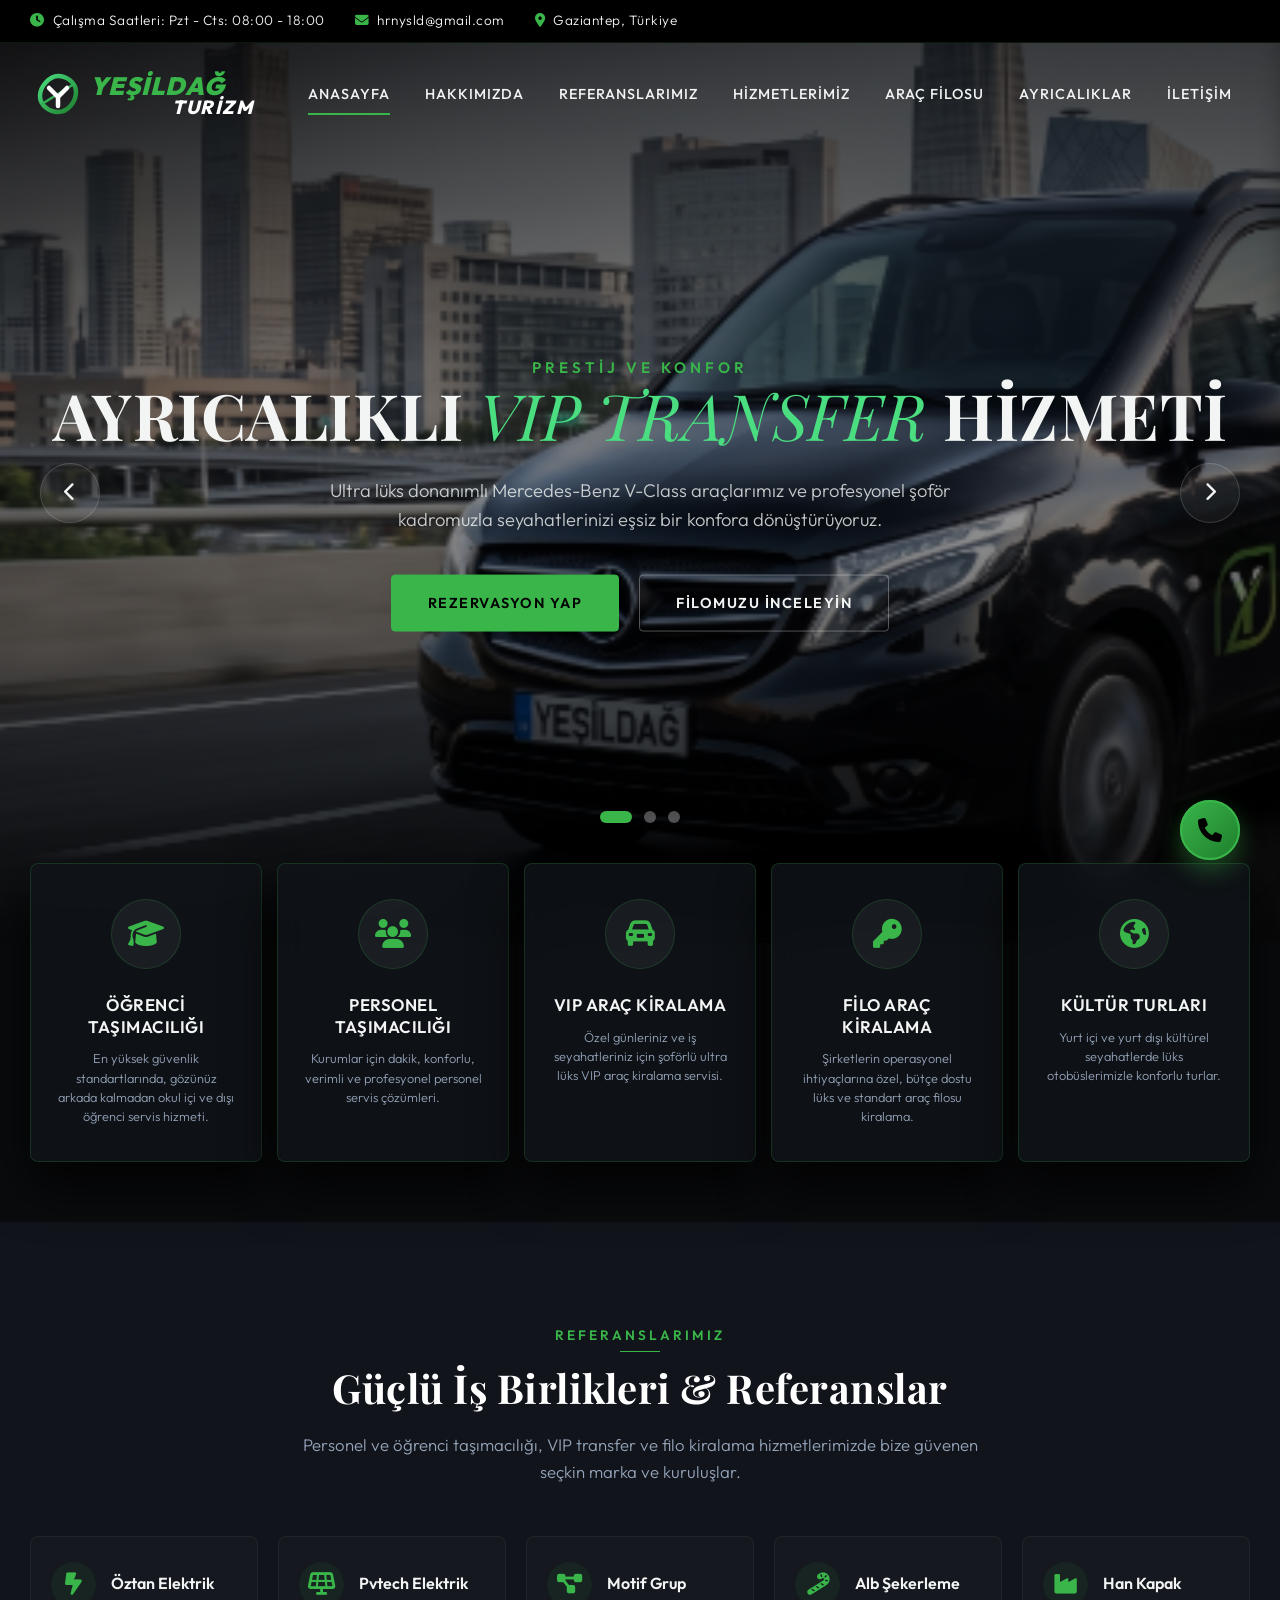
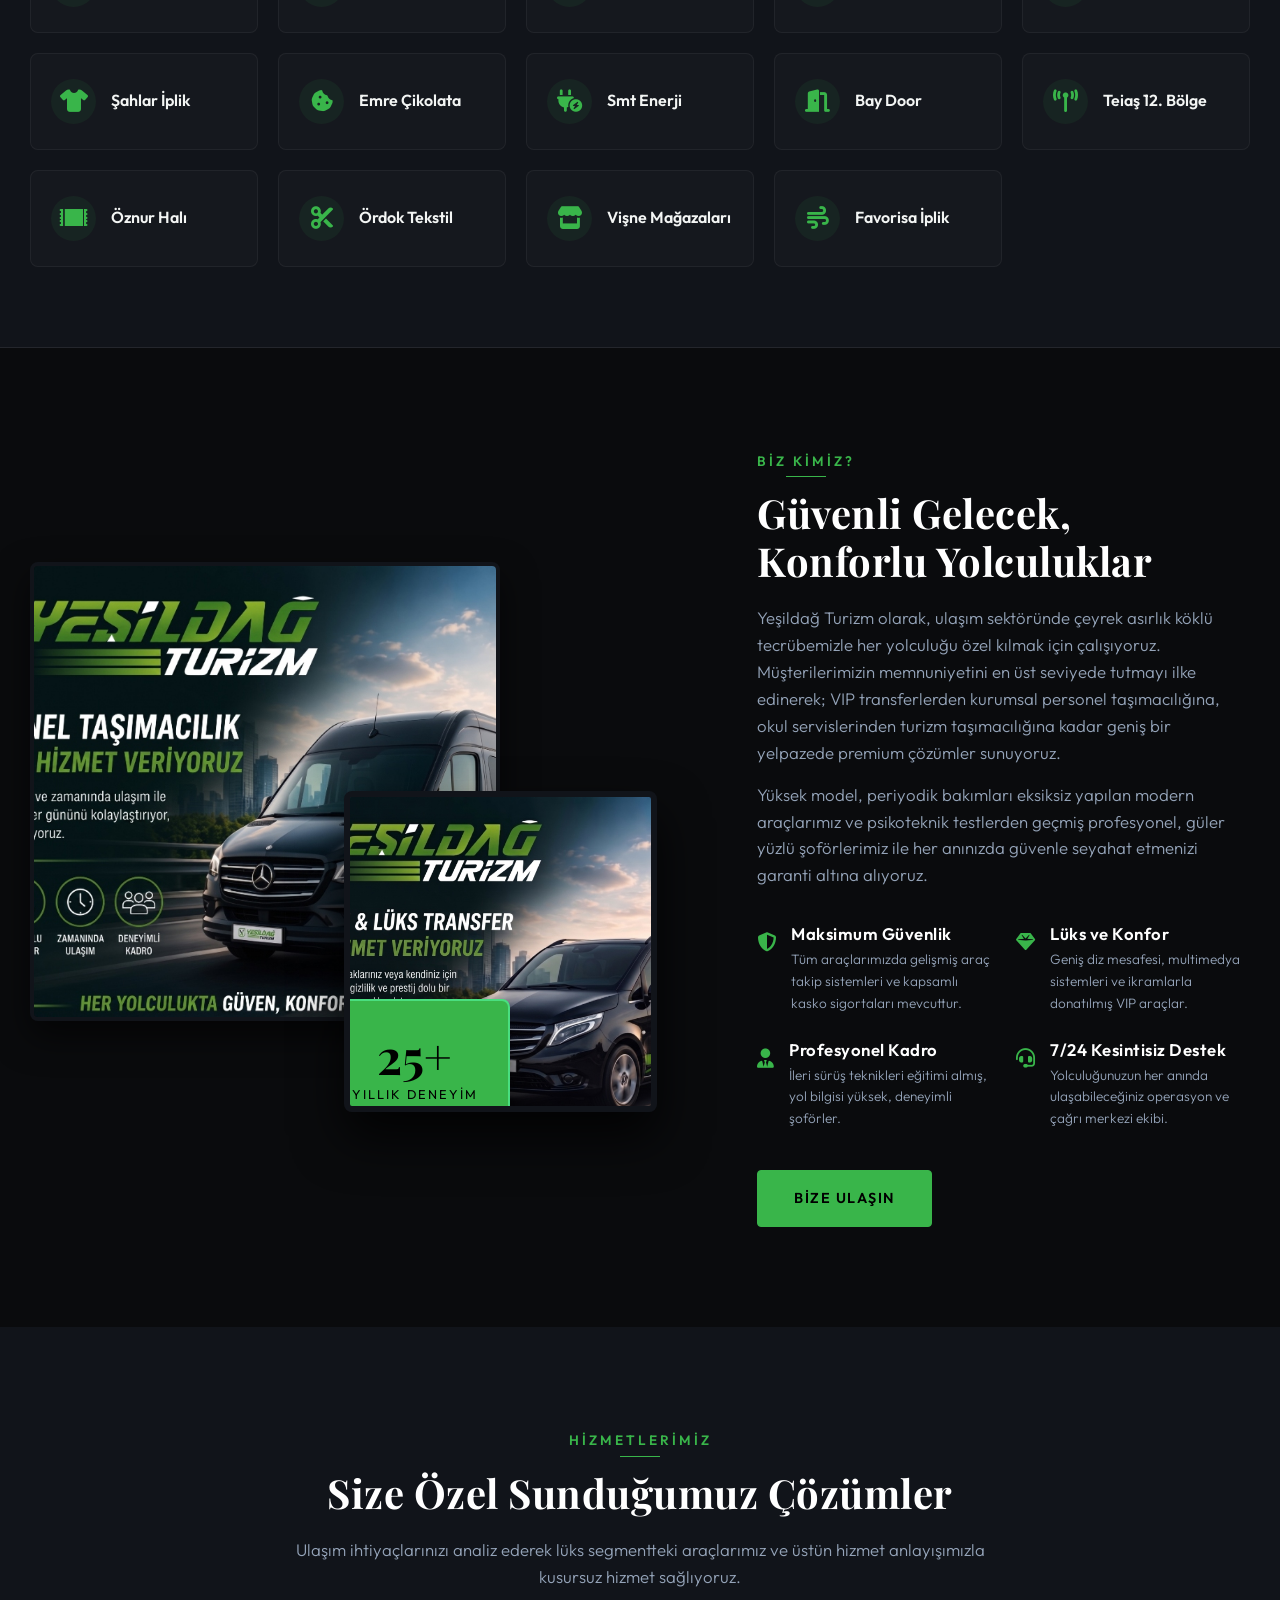
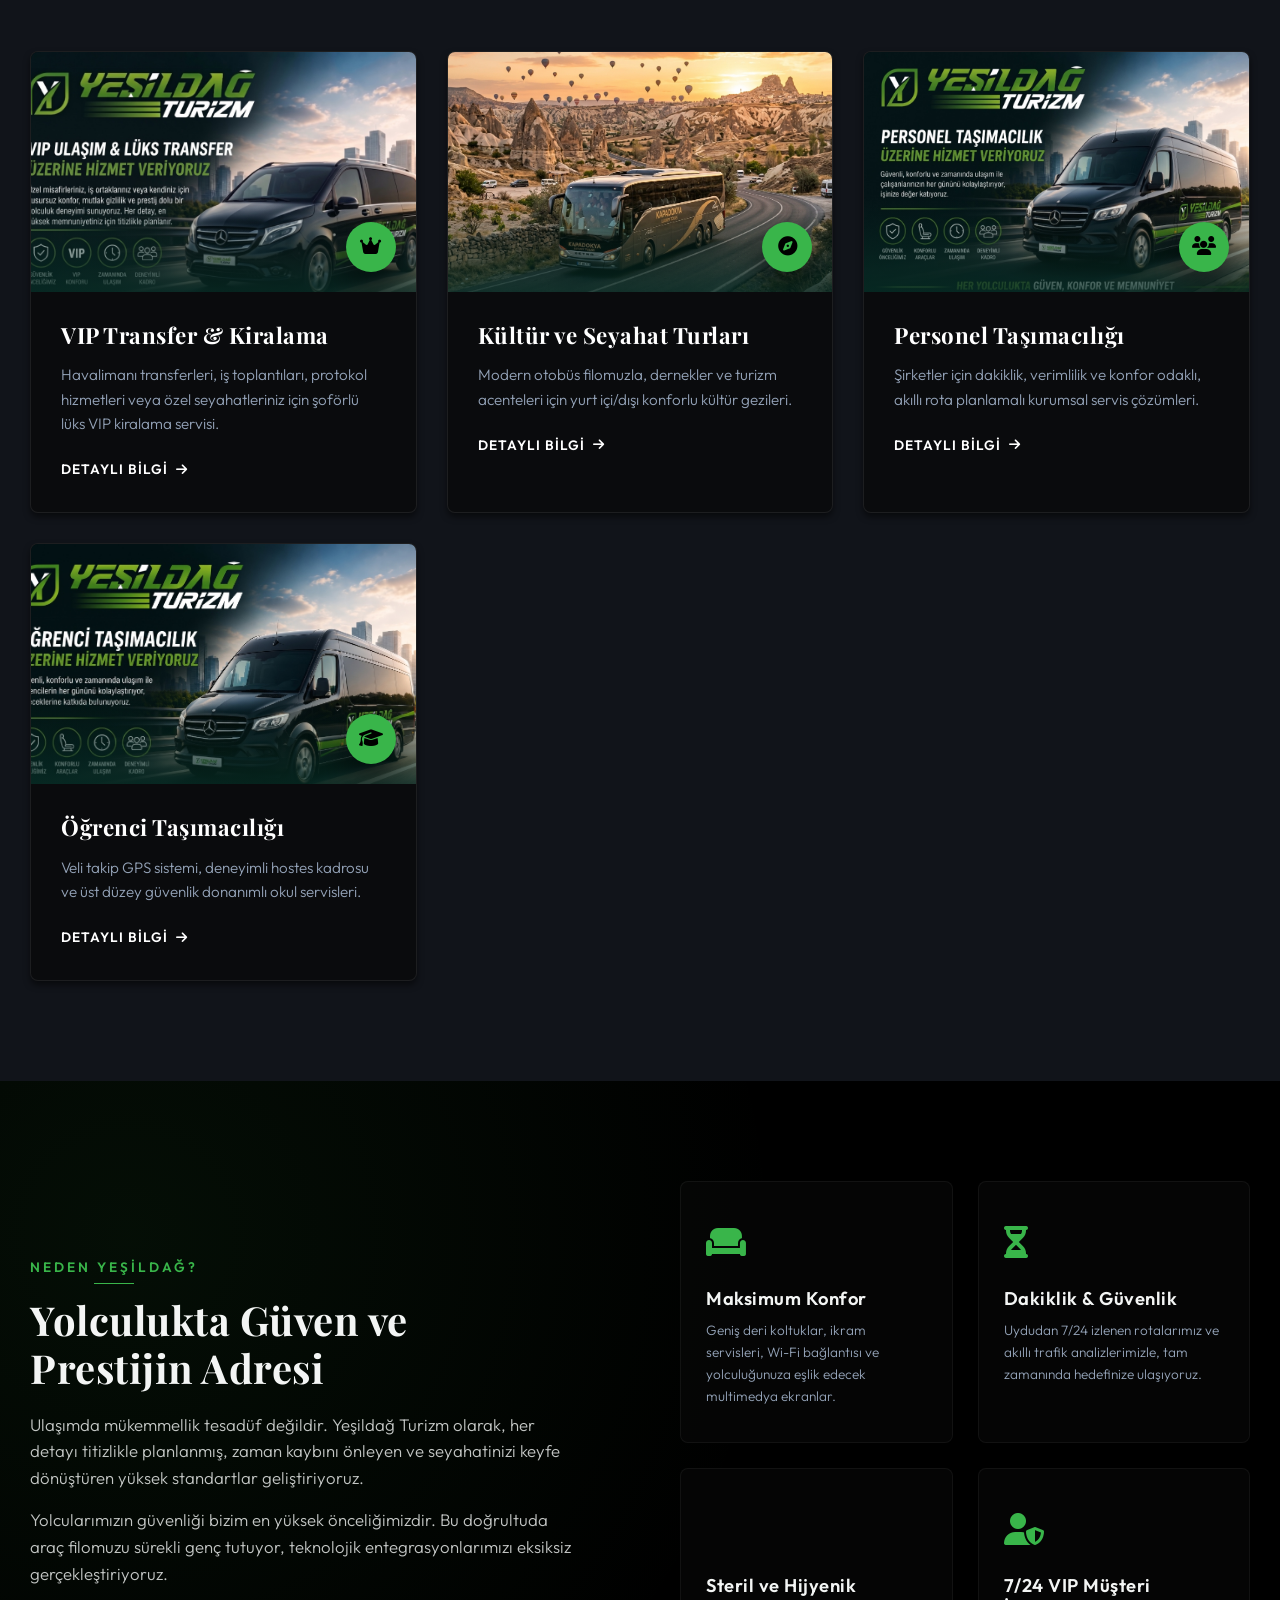
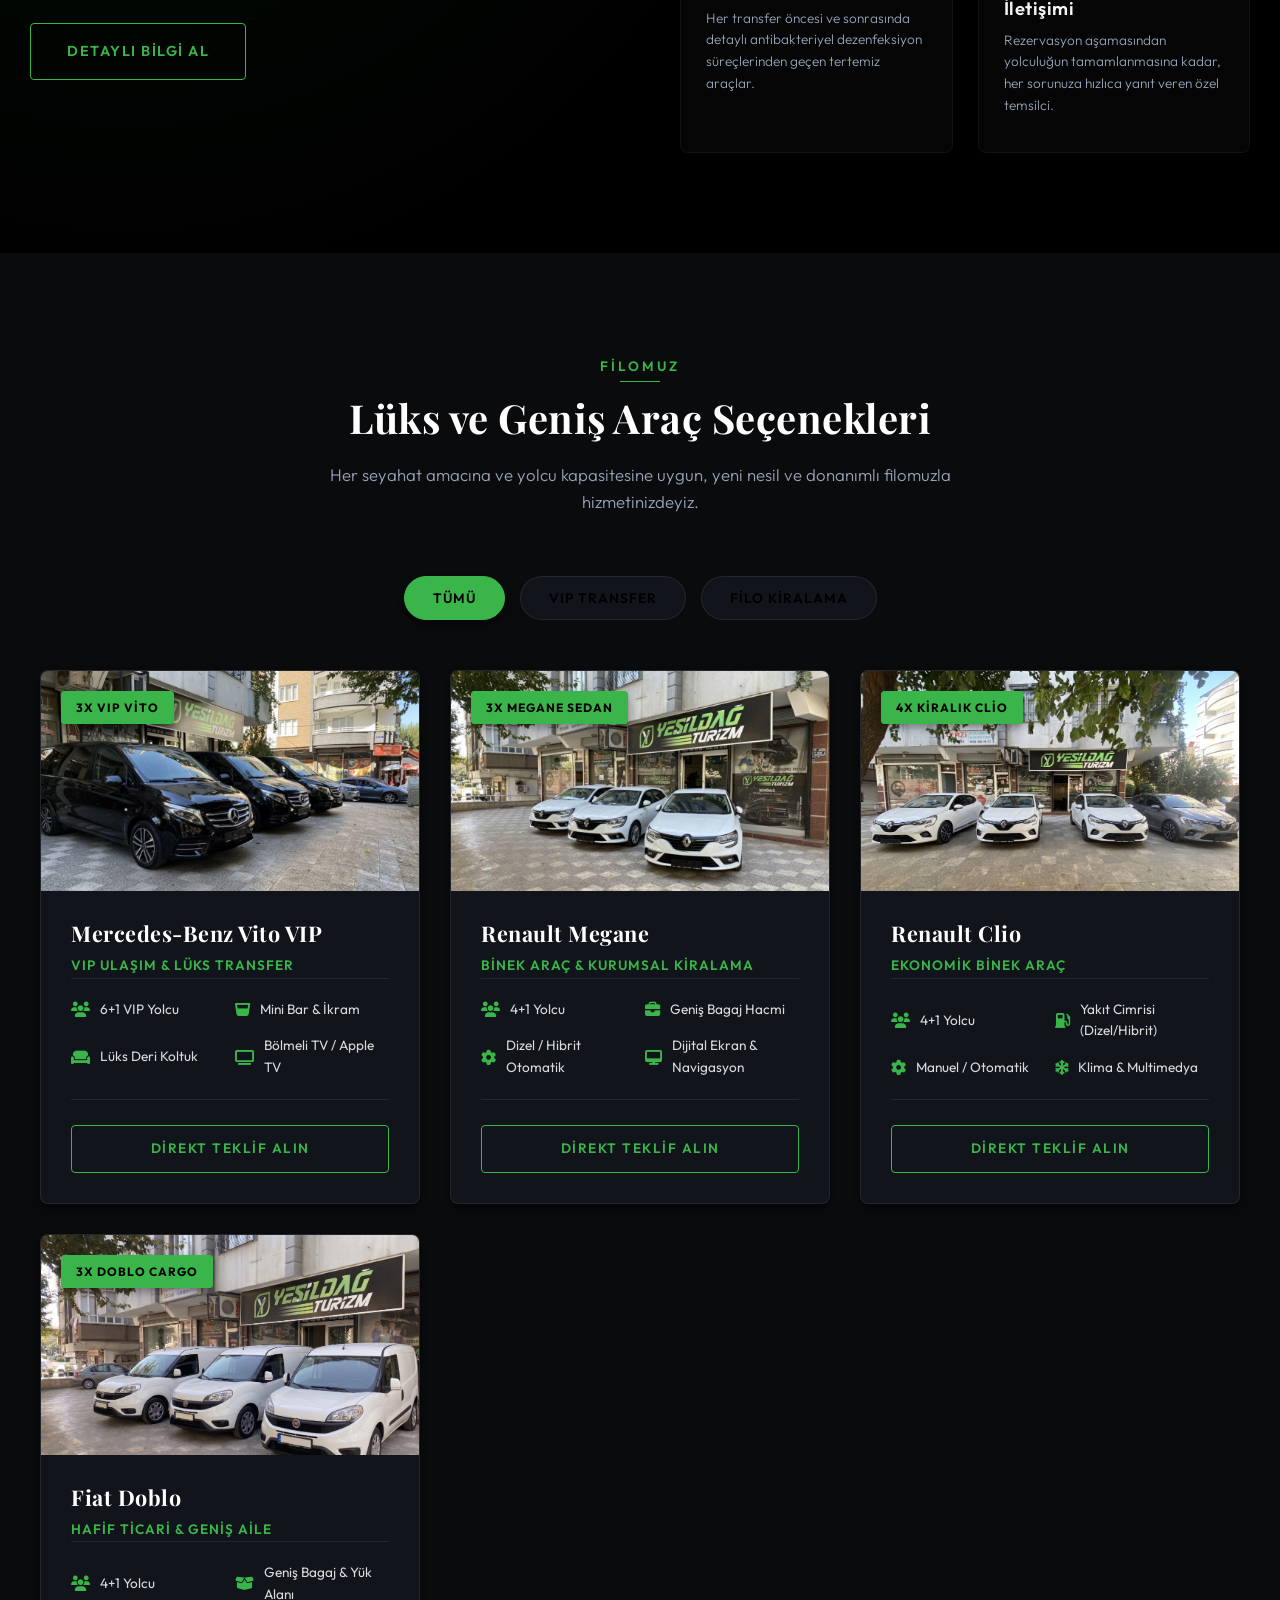
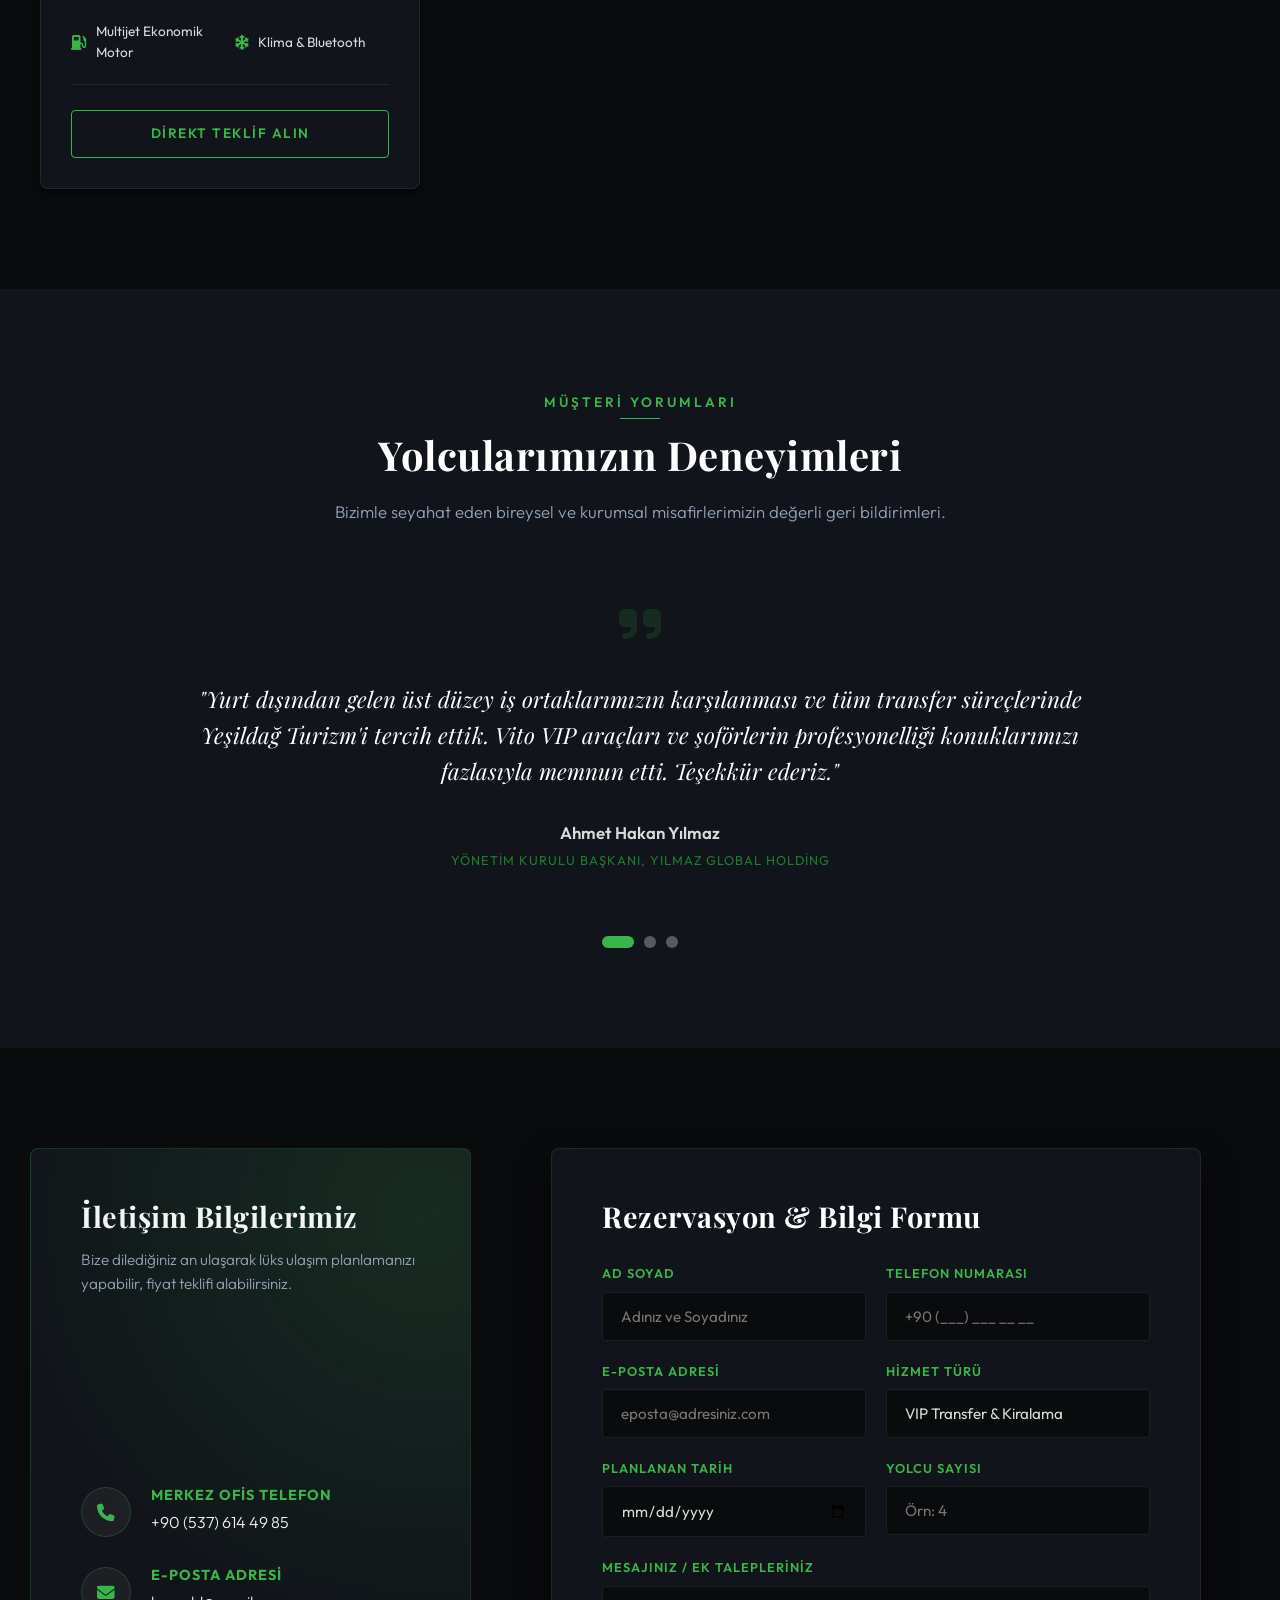
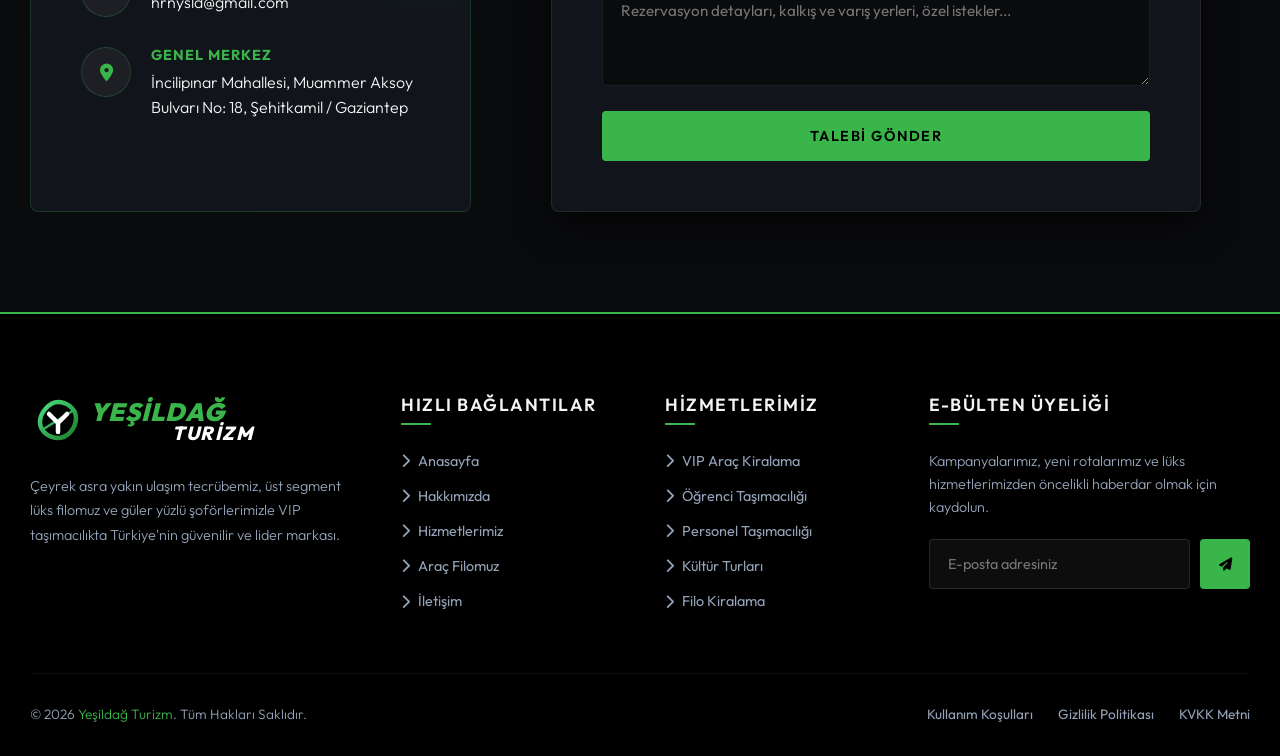
<file: index.html>
<!DOCTYPE html>
<html lang="tr">
<head>
  <meta charset="UTF-8">
  <meta name="viewport" content="width=device-width, initial-scale=1.0">
  <title>Yeşildağ Turizm | Lüks ve VIP Ulaşım Hizmetleri</title>
  <!-- SEO Meta Tags -->
  <meta name="description" content="Yeşildağ Turizm - Türkiye geneli profesyonel VIP transfer, personel ve öğrenci taşımacılığı, filo kiralama ve kültürel turlar sunan öncü, lüks ulaşım firması.">
  <meta name="keywords" content="yeşildağ turizm, lüks transfer, vip araç kiralama, şoförlü vip kiralama, öğrenci taşımacılığı, personel servisi, kültür turları">
  <meta name="author" content="Yeşildağ Turizm">
  
  <!-- FontAwesome Icon Library CDN -->
  <link rel="stylesheet" href="https://cdnjs.cloudflare.com/ajax/libs/font-awesome/6.4.0/css/all.min.css">
  
  <!-- Custom CSS -->
  <link rel="stylesheet" href="css/style.css?v=1.8">
</head>
<body>

  <!-- TOPBAR -->
  <div class="topbar">
    <div class="container">
      <div class="topbar-info">
        <span><i class="fa-solid fa-clock"></i> Çalışma Saatleri: Pzt - Cts: 08:00 - 18:00</span>
        <span><i class="fa-solid fa-envelope"></i> hrnysld@gmail.com</span>
        <span><i class="fa-solid fa-location-dot"></i> Gaziantep, Türkiye</span>
      </div>

    </div>
  </div>

  <!-- HEADER & NAVIGATION -->
  <div class="header-wrapper">
    <div class="container">
      <header class="main-header">
        <!-- Logo -->
        <a href="index.html" class="logo" id="mainLogo">
          <svg width="260" height="55" viewBox="0 0 260 55" fill="none" xmlns="http://www.w3.org/2000/svg" class="logo-svg">
            <defs>
              <linearGradient id="logoGreenGrad" x1="0%" y1="0%" x2="100%" y2="100%">
                <stop offset="0%" stop-color="#4ADE80" />
                <stop offset="100%" stop-color="#1E7E2C" />
              </linearGradient>
            </defs>
            <g transform="translate(0, 2)">
              <path d="M 28 6 C 36 6, 46 12, 46 22 C 46 32, 38 42, 28 42 C 20 42, 10 36, 10 26 C 10 16, 20 6, 28 6 Z" stroke="url(#logoGreenGrad)" stroke-width="4.5" stroke-linejoin="round" fill="none"/>
              <path d="M 12 34 L 44 14" stroke="url(#logoGreenGrad)" stroke-width="2.5" stroke-linecap="round"/>
              <path d="M 19 18 L 28 27 L 37 18 M 28 27 L 28 36" stroke="#FFFFFF" stroke-width="4.5" stroke-linecap="round" stroke-linejoin="round"/>
            </g>
            <text x="60" y="27" font-family="'Outfit', sans-serif" font-weight="900" font-size="25" fill="#39B54A" font-style="italic" letter-spacing="1">YEŞİLDAĞ</text>
            <g stroke="url(#logoGreenGrad)" stroke-width="2" stroke-linecap="round" opacity="0.9">
              <line x1="60" y1="36" x2="135" y2="36" />
              <line x1="72" y1="39" x2="135" y2="39" />
              <line x1="84" y1="42" x2="135" y2="42" />
              <line x1="96" y1="45" x2="135" y2="45" />
            </g>
            <text x="142" y="46" font-family="'Outfit', sans-serif" font-weight="800" font-size="19" fill="#FFFFFF" font-style="italic" letter-spacing="1.5">TURİZM</text>
          </svg>
        </a>

        <!-- Desktop Navigation -->
        <nav class="nav-menu">
          <a href="#" class="nav-link active">ANASAYFA</a>
          <a href="#about" class="nav-link">HAKKIMIZDA</a>
          <a href="#references" class="nav-link">REFERANSLARIMIZ</a>
          <a href="#services" class="nav-link">HİZMETLERİMİZ</a>
          <a href="#fleet" class="nav-link">ARAÇ FİLOSU</a>
          <a href="#why-us" class="nav-link">AYRICALIKLAR</a>
          <a href="#contact" class="nav-link">İLETİŞİM</a>
        </nav>

        <!-- Header CTA (Call To Action) -->
        <div class="header-cta">
          <div class="mobile-menu-toggle" id="mobileMenuToggle" aria-label="Menü">
            <i class="fa-solid fa-bars"></i>
          </div>
        </div>
      </header>
    </div>
  </div>

  <!-- HERO SECTION WITH SLIDER -->
  <section class="hero">
    <div class="hero-slider">
      
      <!-- Slide 1: VIP Transfer -->
      <div class="slide active">
        <div class="slide-bg" style="background-image: url('assets/images/vip_slider.png');"></div>
        <div class="slide-content">
          <span class="slide-subtitle">Prestij ve Konfor</span>
          <h2 class="slide-title">AYRICALIKLI <span>VIP TRANSFER</span> HİZMETİ</h2>
          <p class="slide-desc">Ultra lüks donanımlı Mercedes-Benz V-Class araçlarımız ve profesyonel şoför kadromuzla seyahatlerinizi eşsiz bir konfora dönüştürüyoruz.</p>
          <div class="slide-buttons">
            <a href="#contact" class="btn btn-primary">REZERVASYON YAP</a>
            <a href="#fleet" class="btn btn-secondary">FİLOMUZU İNCELEYİN</a>
          </div>
        </div>
      </div>

      <!-- Slide 2: Corporate Shuttles -->
      <div class="slide">
        <div class="slide-bg" style="background-image: url('assets/images/servis_slider.png');"></div>
        <div class="slide-content">
          <span class="slide-subtitle">Kurumsal Standartlar</span>
          <h2 class="slide-title">GÜVENLİ <span>PERSONEL VE ÖĞRENCİ</span> SERVİSİ</h2>
          <p class="slide-desc">Gelişmiş güvenlik sistemleri ve konforlu donanımı ile donatılmış modern filomuzla kurumsal personelinizi ve geleceğimiz olan çocukları güvenle taşıyoruz.</p>
          <div class="slide-buttons">
            <a href="tel:+905376144985" class="btn btn-primary">TEKLİF ALIN</a>
            <a href="#about" class="btn btn-secondary">HAKKIMIZDA</a>
          </div>
        </div>
      </div>

      <!-- Slide 3: Cultural Tours -->
      <div class="slide">
        <div class="slide-bg" style="background-image: url('assets/images/luxury_tour_bus.png');"></div>
        <div class="slide-content">
          <span class="slide-subtitle">Kişiye Özel Rotalar</span>
          <h2 class="slide-title">KÜLTÜR VE <span>TURİZM TURLARI</span></h2>
          <p class="slide-desc">Yurt içi ve yurt dışı özel destinasyonlarda, son model seyahat otobüslerimiz ve profesyonel rehberlerimizle benzersiz keşiflere yelken açın.</p>
          <div class="slide-buttons">
            <a href="#contact" class="btn btn-primary">TUR BİLGİSİ AL</a>
            <a href="#services" class="btn btn-secondary">HİZMETLERİMİZ</a>
          </div>
        </div>
      </div>

    </div>

    <!-- Slider Arrows -->
    <div class="slider-arrow slider-arrow-prev" id="prevSlideBtn"><i class="fa-solid fa-chevron-left"></i></div>
    <div class="slider-arrow slider-arrow-next" id="nextSlideBtn"><i class="fa-solid fa-chevron-right"></i></div>

    <!-- Slider Dots -->
    <div class="slider-dots"></div>
  </section>

  <!-- FLOATING QUICK SERVICES BAR (Overlapping Hero) -->
  <section class="float-services">
    <div class="container">
      <div class="float-grid">
        
        <!-- Card 1: Öğrenci Taşımacılığı -->
        <a href="ogrenci-tasimaciligi.html" class="float-card" id="quickServiceStudent">
          <div class="float-icon"><i class="fa-solid fa-graduation-cap"></i></div>
          <h3 class="float-title">ÖĞRENCİ TAŞIMACILIĞI</h3>
          <p class="float-desc">En yüksek güvenlik standartlarında, gözünüz arkada kalmadan okul içi ve dışı öğrenci servis hizmeti.</p>
        </a>

        <!-- Card 2: Personel Taşımacılığı -->
        <a href="personel-tasimaciligi.html" class="float-card" id="quickServiceStaff">
          <div class="float-icon"><i class="fa-solid fa-users"></i></div>
          <h3 class="float-title">PERSONEL TAŞIMACILIĞI</h3>
          <p class="float-desc">Kurumlar için dakik, konforlu, verimli ve profesyonel personel servis çözümleri.</p>
        </a>

        <!-- Card 3: VIP Araç Kiralama -->
        <a href="vip-transfer.html" class="float-card" id="quickServiceVIP">
          <div class="float-icon"><i class="fa-solid fa-car-rear"></i></div>
          <h3 class="float-title">VIP ARAÇ KİRALAMA</h3>
          <p class="float-desc">Özel günleriniz ve iş seyahatleriniz için şoförlü ultra lüks VIP araç kiralama servisi.</p>
        </a>

        <!-- Card 4: Filo Kiralama -->
        <a href="#fleet" class="float-card" id="quickServiceFleet">
          <div class="float-icon"><i class="fa-solid fa-key"></i></div>
          <h3 class="float-title">FİLO ARAÇ KİRALAMA</h3>
          <p class="float-desc">Şirketlerin operasyonel ihtiyaçlarına özel, bütçe dostu lüks ve standart araç filosu kiralama.</p>
        </a>

        <!-- Card 5: Kültür Turları -->
        <a href="kultur-turlari.html" class="float-card" id="quickServiceTours">
          <div class="float-icon"><i class="fa-solid fa-earth-americas"></i></div>
          <h3 class="float-title">KÜLTÜR TURLARI</h3>
          <p class="float-desc">Yurt içi ve yurt dışı kültürel seyahatlerde lüks otobüslerimizle konforlu turlar.</p>
        </a>

      </div>
    </div>
  </section>

  <!-- REFERANSLARIMIZ (REFERENCES) -->
  <section class="references" id="references">
    <div class="container">
      <div class="section-header" style="margin-bottom: 50px;">
        <span class="section-badge">REFERANSLARIMIZ</span>
        <h2 class="section-title">Güçlü İş Birlikleri & Referanslar</h2>
        <p class="section-desc">Personel ve öğrenci taşımacılığı, VIP transfer ve filo kiralama hizmetlerimizde bize güvenen seçkin marka ve kuruluşlar.</p>
      </div>
      
      <div class="references-grid">
        <div class="reference-card">
          <div class="reference-icon"><i class="fa-solid fa-bolt-lightning"></i></div>
          <span class="reference-name">Öztan Elektrik</span>
        </div>
        <div class="reference-card">
          <div class="reference-icon"><i class="fa-solid fa-solar-panel"></i></div>
          <span class="reference-name">Pvtech Elektrik</span>
        </div>
        <div class="reference-card">
          <div class="reference-icon"><i class="fa-solid fa-diagram-project"></i></div>
          <span class="reference-name">Motif Grup</span>
        </div>
        <div class="reference-card">
          <div class="reference-icon"><i class="fa-solid fa-candy-cane"></i></div>
          <span class="reference-name">Alb Şekerleme</span>
        </div>
        <div class="reference-card">
          <div class="reference-icon"><i class="fa-solid fa-industry"></i></div>
          <span class="reference-name">Han Kapak</span>
        </div>
        <div class="reference-card">
          <div class="reference-icon"><i class="fa-solid fa-shirt"></i></div>
          <span class="reference-name">Şahlar İplik</span>
        </div>
        <div class="reference-card">
          <div class="reference-icon"><i class="fa-solid fa-cookie-bite"></i></div>
          <span class="reference-name">Emre Çikolata</span>
        </div>
        <div class="reference-card">
          <div class="reference-icon"><i class="fa-solid fa-plug-circle-bolt"></i></div>
          <span class="reference-name">Smt Enerji</span>
        </div>
        <div class="reference-card">
          <div class="reference-icon"><i class="fa-solid fa-door-open"></i></div>
          <span class="reference-name">Bay Door</span>
        </div>
        <div class="reference-card">
          <div class="reference-icon"><i class="fa-solid fa-tower-broadcast"></i></div>
          <span class="reference-name">Teiaş 12. Bölge</span>
        </div>
        <div class="reference-card">
          <div class="reference-icon"><i class="fa-solid fa-rug"></i></div>
          <span class="reference-name">Öznur Halı</span>
        </div>
        <div class="reference-card">
          <div class="reference-icon"><i class="fa-solid fa-scissors"></i></div>
          <span class="reference-name">Ördok Tekstil</span>
        </div>
        <div class="reference-card">
          <div class="reference-icon"><i class="fa-solid fa-store"></i></div>
          <span class="reference-name">Vişne Mağazaları</span>
        </div>
        <div class="reference-card">
          <div class="reference-icon"><i class="fa-solid fa-wind"></i></div>
          <span class="reference-name">Favorisa İplik</span>
        </div>
      </div>
    </div>
  </section>

  <!-- HAKKIMIZDA (ABOUT US) -->
  <section class="about" id="about">
    <div class="container">
      <div class="about-grid">
        
        <!-- About Images Collage -->
        <div class="about-images">
          <div class="about-img-large">
            <img src="assets/images/personel_tasimaciligi_afis.jpg" alt="Yeşildağ Turizm Araç Filosu">
          </div>
          <div class="about-img-small">
            <img src="assets/images/vip_tasimacilik_afis.jpg" alt="Yeşildağ VIP Vito Hizmeti">
            <!-- Counter Badge -->
            <div class="experience-badge" id="experienceBadge">
              <span class="experience-years" data-target="25">0</span>
              <span class="experience-text">YILLIK DENEYİM</span>
            </div>
          </div>
        </div>

        <!-- About Content -->
        <div class="about-content">
          <span class="section-badge">Biz Kimiz?</span>
          <h2 class="section-title">Güvenli Gelecek, Konforlu Yolculuklar</h2>
          <p class="about-text">
            Yeşildağ Turizm olarak, ulaşım sektöründe çeyrek asırlık köklü tecrübemizle her yolculuğu özel kılmak için çalışıyoruz. Müşterilerimizin memnuniyetini en üst seviyede tutmayı ilke edinerek; VIP transferlerden kurumsal personel taşımacılığına, okul servislerinden turizm taşımacılığına kadar geniş bir yelpazede premium çözümler sunuyoruz.
          </p>
          <p class="about-text" style="margin-top: -15px; margin-bottom: 35px;">
            Yüksek model, periyodik bakımları eksiksiz yapılan modern araçlarımız ve psikoteknik testlerden geçmiş profesyonel, güler yüzlü şoförlerimiz ile her anınızda güvenle seyahat etmenizi garanti altına alıyoruz.
          </p>

          <!-- Core Feature Grid -->
          <div class="about-features">
            <div class="about-feature-item">
              <div class="about-feature-icon"><i class="fa-solid fa-shield-halved"></i></div>
              <div>
                <h4 class="about-feature-title">Maksimum Güvenlik</h4>
                <p class="about-feature-desc">Tüm araçlarımızda gelişmiş araç takip sistemleri ve kapsamlı kasko sigortaları mevcuttur.</p>
              </div>
            </div>
            
            <div class="about-feature-item">
              <div class="about-feature-icon"><i class="fa-solid fa-gem"></i></div>
              <div>
                <h4 class="about-feature-title">Lüks ve Konfor</h4>
                <p class="about-feature-desc">Geniş diz mesafesi, multimedya sistemleri ve ikramlarla donatılmış VIP araçlar.</p>
              </div>
            </div>

            <div class="about-feature-item">
              <div class="about-feature-icon"><i class="fa-solid fa-user-tie"></i></div>
              <div>
                <h4 class="about-feature-title">Profesyonel Kadro</h4>
                <p class="about-feature-desc">İleri sürüş teknikleri eğitimi almış, yol bilgisi yüksek, deneyimli şoförler.</p>
              </div>
            </div>

            <div class="about-feature-item">
              <div class="about-feature-icon"><i class="fa-solid fa-headset"></i></div>
              <div>
                <h4 class="about-feature-title">7/24 Kesintisiz Destek</h4>
                <p class="about-feature-desc">Yolculuğunuzun her anında ulaşabileceğiniz operasyon ve çağrı merkezi ekibi.</p>
              </div>
            </div>
          </div>

          <a href="#contact" class="btn btn-primary">BİZE ULAŞIN</a>
        </div>

      </div>
    </div>
  </section>

  <!-- HİZMETLERİMİZ (DETAILED SERVICES) -->
  <section class="services" id="services">
    <div class="container">
      
      <!-- Section Header -->
      <div class="section-header">
        <span class="section-badge">Hizmetlerimiz</span>
        <h2 class="section-title">Size Özel Sunduğumuz Çözümler</h2>
        <p class="section-desc">Ulaşım ihtiyaçlarınızı analiz ederek lüks segmentteki araçlarımız ve üstün hizmet anlayışımızla kusursuz hizmet sağlıyoruz.</p>
      </div>

      <!-- Services Grid -->
      <div class="services-grid">
        
        <!-- Card 1: VIP Transfer -->
        <div class="service-card" id="serviceCardVIP">
          <div class="service-card-img">
            <img src="assets/images/vip_tasimacilik_afis.jpg" alt="VIP Transfer Hizmetleri">
            <div class="service-icon-floating"><i class="fa-solid fa-crown"></i></div>
          </div>
          <div class="service-card-content">
            <h3 class="service-card-title">VIP Transfer & Kiralama</h3>
            <p class="service-card-desc">Havalimanı transferleri, iş toplantıları, protokol hizmetleri veya özel seyahatleriniz için şoförlü lüks VIP kiralama servisi.</p>
            <a href="vip-transfer.html" class="service-card-link">DETAYLI BİLGİ <i class="fa-solid fa-arrow-right"></i></a>
          </div>
        </div>

        <!-- Card 2: Kültür Turları -->
        <div class="service-card" id="serviceCardTours">
          <div class="service-card-img">
            <img src="assets/images/luxury_tour_bus.png" alt="Kültür ve Turizm Turları">
            <div class="service-icon-floating"><i class="fa-solid fa-compass"></i></div>
          </div>
          <div class="service-card-content">
            <h3 class="service-card-title">Kültür ve Seyahat Turları</h3>
            <p class="service-card-desc">Modern otobüs filomuzla, dernekler ve turizm acenteleri için yurt içi/dışı konforlu kültür gezileri.</p>
            <a href="kultur-turlari.html" class="service-card-link">DETAYLI BİLGİ <i class="fa-solid fa-arrow-right"></i></a>
          </div>
        </div>

        <!-- Card 3: Personel Taşımacılığı -->
        <div class="service-card" id="serviceCardStaff">
          <div class="service-card-img">
            <img src="assets/images/personel_tasimaciligi_afis.jpg" alt="Personel Servis Taşımacılığı">
            <div class="service-icon-floating"><i class="fa-solid fa-users"></i></div>
          </div>
          <div class="service-card-content">
            <h3 class="service-card-title">Personel Taşımacılığı</h3>
            <p class="service-card-desc">Şirketler için dakiklik, verimlilik ve konfor odaklı, akıllı rota planlamalı kurumsal servis çözümleri.</p>
            <a href="personel-tasimaciligi.html" class="service-card-link">DETAYLI BİLGİ <i class="fa-solid fa-arrow-right"></i></a>
          </div>
        </div>

        <!-- Card 4: Öğrenci Taşımacılığı -->
        <div class="service-card" id="serviceCardStudent">
          <div class="service-card-img">
            <img src="assets/images/ogrenci_tasimaciligi_afis.jpg" alt="Okul Öğrenci Servis Hizmetleri" style="object-position: bottom;">
            <div class="service-icon-floating"><i class="fa-solid fa-graduation-cap"></i></div>
          </div>
          <div class="service-card-content">
            <h3 class="service-card-title">Öğrenci Taşımacılığı</h3>
            <p class="service-card-desc">Veli takip GPS sistemi, deneyimli hostes kadrosu ve üst düzey güvenlik donanımlı okul servisleri.</p>
            <a href="ogrenci-tasimaciligi.html" class="service-card-link">DETAYLI BİLGİ <i class="fa-solid fa-arrow-right"></i></a>
          </div>
        </div>

      </div>

    </div>
  </section>

  <!-- WHY US (STATS & VALS) -->
  <section class="why-us" id="why-us">
    <div class="container">
      <div class="why-us-grid">
        
        <!-- Left text content -->
        <div class="why-us-content">
          <span class="section-badge">Neden Yeşildağ?</span>
          <h2 class="section-title">Yolculukta Güven ve Prestijin Adresi</h2>
          <p class="about-text" style="color: rgba(243, 245, 244, 0.8);">
            Ulaşımda mükemmellik tesadüf değildir. Yeşildağ Turizm olarak, her detayı titizlikle planlanmış, zaman kaybını önleyen ve seyahatinizi keyfe dönüştüren yüksek standartlar geliştiriyoruz.
          </p>
          <p class="about-text" style="color: rgba(243, 245, 244, 0.8); margin-top: -15px; margin-bottom: 35px;">
            Yolcularımızın güvenliği bizim en yüksek önceliğimizdir. Bu doğrultuda araç filomuzu sürekli genç tutuyor, teknolojik entegrasyonlarımızı eksiksiz gerçekleştiriyoruz.
          </p>
          <a href="#contact" class="btn btn-outline-gold">DETAYLI BİLGİ AL</a>
        </div>

        <!-- Right cards grid -->
        <div class="why-us-cards">
          
          <!-- Card 1 -->
          <div class="why-us-card" id="whyUsCardComfort">
            <div class="why-us-icon"><i class="fa-solid fa-couch"></i></div>
            <h3 class="why-us-card-title">Maksimum Konfor</h3>
            <p class="why-us-card-desc">Geniş deri koltuklar, ikram servisleri, Wi-Fi bağlantısı ve yolculuğunuza eşlik edecek multimedya ekranlar.</p>
          </div>

          <!-- Card 2 -->
          <div class="why-us-card" id="whyUsCardPunctual">
            <div class="why-us-icon"><i class="fa-solid fa-hourglass-half"></i></div>
            <h3 class="why-us-card-title">Dakiklik & Güvenlik</h3>
            <p class="why-us-card-desc">Uydudan 7/24 izlenen rotalarımız ve akıllı trafik analizlerimizle, tam zamanında hedefinize ulaşıyoruz.</p>
          </div>

          <!-- Card 3 -->
          <div class="why-us-card" id="whyUsCardClean">
            <div class="why-us-icon"><i class="fa-solid fa-sparkles"></i></div>
            <h3 class="why-us-card-title">Steril ve Hijyenik</h3>
            <p class="why-us-card-desc">Her transfer öncesi ve sonrasında detaylı antibakteriyel dezenfeksiyon süreçlerinden geçen tertemiz araçlar.</p>
          </div>

          <!-- Card 4 -->
          <div class="why-us-card" id="whyUsCardSupport">
            <div class="why-us-icon"><i class="fa-solid fa-user-shield"></i></div>
            <h3 class="why-us-card-title">7/24 VIP Müşteri İletişimi</h3>
            <p class="why-us-card-desc">Rezervasyon aşamasından yolculuğun tamamlanmasına kadar, her sorunuza hızlıca yanıt veren özel temsilci.</p>
          </div>

        </div>

      </div>
    </div>
  </section>

  <!-- ARAÇ FİLOSU (VEHICLE FLEET) -->
  <section class="fleet" id="fleet">
    <div class="container">
      
      <!-- Section Header -->
      <div class="section-header">
        <span class="section-badge">Filomuz</span>
        <h2 class="section-title">Lüks ve Geniş Araç Seçenekleri</h2>
        <p class="section-desc">Her seyahat amacına ve yolcu kapasitesine uygun, yeni nesil ve donanımlı filomuzla hizmetinizdeyiz.</p>
      </div>

      <!-- Fleet Filter Controls -->
      <div class="fleet-filter">
        <button class="filter-btn active" data-filter="all">Tümü</button>
        <button class="filter-btn" data-filter="vip">VIP Transfer</button>
        <button class="filter-btn" data-filter="rent">Filo Kiralama</button>

      </div>

      <!-- Fleet Grid -->
      <div class="fleet-grid">
        
        <!-- Vehicle 1: Mercedes-Benz Vito VIP -->
        <div class="fleet-card" data-category="vip" id="vehicleVito">
          <div class="fleet-img">
            <img src="assets/images/fleet_vito.jpg" alt="Mercedes-Benz Vito VIP">
            <span class="fleet-badge">3x VIP Vito</span>
          </div>
          <div class="fleet-content">
            <h3 class="fleet-name">Mercedes-Benz Vito VIP</h3>
            <span class="fleet-type">VIP Ulaşım & Lüks Transfer</span>
            
            <div class="fleet-specs">
              <div class="spec-item"><i class="fa-solid fa-users"></i> 6+1 VIP Yolcu</div>
              <div class="spec-item"><i class="fa-solid fa-whiskey-glass"></i> Mini Bar & İkram</div>
              <div class="spec-item"><i class="fa-solid fa-couch"></i> Lüks Deri Koltuk</div>
              <div class="spec-item"><i class="fa-solid fa-tv"></i> Bölmeli TV / Apple TV</div>
            </div>

            <div class="fleet-footer">
              <a href="tel:+905376144985" class="btn btn-outline-gold" style="width: 100%; padding: 12px 20px; font-size: 0.85rem; justify-content: center;">DİREKT TEKLİF ALIN</a>
            </div>
          </div>
        </div>

        <!-- Vehicle 2: Renault Megane -->
        <div class="fleet-card" data-category="rent" id="vehicleMegane">
          <div class="fleet-img">
            <img src="assets/images/fleet_megane.jpg" alt="Renault Megane Sedan">
            <span class="fleet-badge">3x Megane Sedan</span>
          </div>
          <div class="fleet-content">
            <h3 class="fleet-name">Renault Megane</h3>
            <span class="fleet-type">Binek Araç & Kurumsal Kiralama</span>
            
            <div class="fleet-specs">
              <div class="spec-item"><i class="fa-solid fa-users"></i> 4+1 Yolcu</div>
              <div class="spec-item"><i class="fa-solid fa-briefcase"></i> Geniş Bagaj Hacmi</div>
              <div class="spec-item"><i class="fa-solid fa-gear"></i> Dizel / Hibrit Otomatik</div>
              <div class="spec-item"><i class="fa-solid fa-desktop"></i> Dijital Ekran & Navigasyon</div>
            </div>

            <div class="fleet-footer">
              <a href="tel:+905376144985" class="btn btn-outline-gold" style="width: 100%; padding: 12px 20px; font-size: 0.85rem; justify-content: center;">DİREKT TEKLİF ALIN</a>
            </div>
          </div>
        </div>

        <!-- Vehicle 3: Renault Clio -->
        <div class="fleet-card" data-category="rent" id="vehicleClio">
          <div class="fleet-img">
            <img src="assets/images/fleet_clio.jpg" alt="Renault Clio">
            <span class="fleet-badge">4x Kiralık Clio</span>
          </div>
          <div class="fleet-content">
            <h3 class="fleet-name">Renault Clio</h3>
            <span class="fleet-type">Ekonomik Binek Araç</span>
            
            <div class="fleet-specs">
              <div class="spec-item"><i class="fa-solid fa-users"></i> 4+1 Yolcu</div>
              <div class="spec-item"><i class="fa-solid fa-gas-pump"></i> Yakıt Cimrisi (Dizel/Hibrit)</div>
              <div class="spec-item"><i class="fa-solid fa-gear"></i> Manuel / Otomatik</div>
              <div class="spec-item"><i class="fa-solid fa-snowflake"></i> Klima & Multimedya</div>
            </div>

            <div class="fleet-footer">
              <a href="tel:+905376144985" class="btn btn-outline-gold" style="width: 100%; padding: 12px 20px; font-size: 0.85rem; justify-content: center;">DİREKT TEKLİF ALIN</a>
            </div>
          </div>
        </div>

        <!-- Vehicle 4: Fiat Doblo -->
        <div class="fleet-card" data-category="rent" id="vehicleDoblo">
          <div class="fleet-img">
            <img src="assets/images/fleet_doblo.jpg" alt="Fiat Doblo Hafif Ticari">
            <span class="fleet-badge">3x Doblo Cargo</span>
          </div>
          <div class="fleet-content">
            <h3 class="fleet-name">Fiat Doblo</h3>
            <span class="fleet-type">Hafif Ticari & Geniş Aile</span>
            
            <div class="fleet-specs">
              <div class="spec-item"><i class="fa-solid fa-users"></i> 4+1 Yolcu</div>
              <div class="spec-item"><i class="fa-solid fa-box-open"></i> Geniş Bagaj & Yük Alanı</div>
              <div class="spec-item"><i class="fa-solid fa-gas-pump"></i> Multijet Ekonomik Motor</div>
              <div class="spec-item"><i class="fa-solid fa-snowflake"></i> Klima & Bluetooth</div>
            </div>

            <div class="fleet-footer">
              <a href="tel:+905376144985" class="btn btn-outline-gold" style="width: 100%; padding: 12px 20px; font-size: 0.85rem; justify-content: center;">DİREKT TEKLİF ALIN</a>
            </div>
          </div>
        </div>

      </div>

    </div>
  </section>

  <!-- REFERANSLAR (TESTIMONIALS) -->
  <section class="testimonials">
    <div class="container">
      
      <div class="section-header">
        <span class="section-badge">Müşteri Yorumları</span>
        <h2 class="section-title">Yolcularımızın Deneyimleri</h2>
        <p class="section-desc">Bizimle seyahat eden bireysel ve kurumsal misafirlerimizin değerli geri bildirimleri.</p>
      </div>

      <div class="testimonials-slider">
        
        <!-- Testimonial 1 -->
        <div class="testimonial-slide active">
          <div class="testimonial-quote-icon"><i class="fa-solid fa-quote-right"></i></div>
          <p class="testimonial-text">
            "Yurt dışından gelen üst düzey iş ortaklarımızın karşılanması ve tüm transfer süreçlerinde Yeşildağ Turizm'i tercih ettik. Vito VIP araçları ve şoförlerin profesyonelliği konuklarımızı fazlasıyla memnun etti. Teşekkür ederiz."
          </p>
          <div class="testimonial-author">
            <span class="author-name">Ahmet Hakan Yılmaz</span>
            <span class="author-title">Yönetim Kurulu Başkanı, Yılmaz Global Holding</span>
          </div>
        </div>

        <!-- Testimonial 2 -->
        <div class="testimonial-slide">
          <div class="testimonial-quote-icon"><i class="fa-solid fa-quote-right"></i></div>
          <p class="testimonial-text">
            "Çocuğumuzun okul servisi konusunda Yeşildağ Turizm ile çalışıyoruz. Servis rehberinin ilgisi, şoförün güvenli sürüşü ve her an araç konumunu mobil uygulamadan takip edebilmemiz bize büyük bir huzur veriyor. Kesinlikle tavsiye ederim."
          </p>
          <div class="testimonial-author">
            <span class="author-name">Zeynep Derin Kara</span>
            <span class="author-title">Veli / Kimya Mühendisi</span>
          </div>
        </div>

        <!-- Testimonial 3 -->
        <div class="testimonial-slide">
          <div class="testimonial-quote-icon"><i class="fa-solid fa-quote-right"></i></div>
          <p class="testimonial-text">
            "Derneğimizin düzenlediği Kapadokya kültür turunda kiraladığımız Neoplan otobüs tek kelimeyle mükemmeldi. Araç içi temizlik, ikramlar ve özellikle yol bilgisi yüksek şoförün nazik tavırları seyahatimizi keyifli ve güvenli kıldı."
          </p>
          <div class="testimonial-author">
            <span class="author-name">Murat Çevik</span>
            <span class="author-title">Ege Gezi Kulübü Koordinatörü</span>
          </div>
        </div>

      </div>

      <div class="testimonials-dots"></div>

    </div>
  </section>

  <!-- İLETİŞİM & REZERVASYON (CONTACT & BOOKING) -->
  <section class="contact" id="contact">
    <div class="container">
      <div class="contact-grid">
        
        <!-- Contact Information Panel -->
        <div class="contact-info-panel" id="contactInfoPanel">
          
          <div class="contact-info-header">
            <h3>İletişim Bilgilerimiz</h3>
            <p>Bize dilediğiniz an ulaşarak lüks ulaşım planlamanızı yapabilir, fiyat teklifi alabilirsiniz.</p>
          </div>

          <div class="contact-info-list">
            
            <div class="contact-info-item">
              <div class="contact-icon-box"><i class="fa-solid fa-phone"></i></div>
              <div class="contact-text-box">
                <h4>Merkez Ofis Telefon</h4>
                <p>+90 (537) 614 49 85</p>
              </div>
            </div>

            <div class="contact-info-item">
              <div class="contact-icon-box"><i class="fa-solid fa-envelope"></i></div>
              <div class="contact-text-box">
                <h4>E-Posta Adresi</h4>
                <p>hrnysld@gmail.com</p>
              </div>
            </div>

            <div class="contact-info-item">
              <div class="contact-icon-box"><i class="fa-solid fa-location-dot"></i></div>
              <div class="contact-text-box">
                <h4>Genel Merkez</h4>
                <p>İncilipınar Mahallesi, Muammer Aksoy Bulvarı No: 18, Şehitkamil / Gaziantep</p>
              </div>
            </div>

          </div>



        </div>

        <!-- Booking Form Panel -->
        <div class="booking-panel" id="bookingPanel">
          <h3 class="booking-panel-title">Rezervasyon & Bilgi Formu</h3>
          
          <form id="bookingForm">
            <div class="form-grid">
              
              <div class="form-group">
                <label for="fullName" class="form-label">Ad Soyad</label>
                <input type="text" id="fullName" class="form-input" placeholder="Adınız ve Soyadınız" required>
              </div>

              <div class="form-group">
                <label for="phone" class="form-label">Telefon Numarası</label>
                <input type="tel" id="phone" class="form-input" placeholder="+90 (___) ___ __ __" required>
              </div>

              <div class="form-group">
                <label for="email" class="form-label">E-Posta Adresi</label>
                <input type="email" id="email" class="form-input" placeholder="eposta@adresiniz.com">
              </div>

              <div class="form-group">
                <label for="serviceType" class="form-label">Hizmet Türü</label>
                <select id="serviceType" class="form-input" style="appearance: none; -webkit-appearance: none;">
                  <option value="vip">VIP Transfer & Kiralama</option>
                  <option value="student">Öğrenci Taşımacılığı</option>
                  <option value="staff">Personel Taşımacılığı</option>
                  <option value="fleet">Filo Kiralama</option>
                  <option value="tour">Kültür ve Seyahat Turları</option>
                </select>
              </div>

              <div class="form-group">
                <label for="bookingDate" class="form-label">Planlanan Tarih</label>
                <input type="date" id="bookingDate" class="form-input">
              </div>

              <div class="form-group">
                <label for="passengerCount" class="form-label">Yolcu Sayısı</label>
                <input type="number" id="passengerCount" class="form-input" min="1" max="100" placeholder="Örn: 4">
              </div>

              <div class="form-group form-group-full">
                <label for="message" class="form-label">Mesajınız / Ek Talepleriniz</label>
                <textarea id="message" class="form-input" placeholder="Rezervasyon detayları, kalkış ve varış yerleri, özel istekler..."></textarea>
              </div>

            </div>

            <button type="submit" class="btn btn-primary form-submit-btn" id="submitBookingForm">TALEBİ GÖNDER</button>
          </form>
        </div>

      </div>
    </div>
  </section>

  <!-- FOOTER -->
  <footer class="footer">
    <div class="container">
      
      <div class="footer-top">
        
        <!-- Col 1: About info -->
        <div class="footer-col" id="footerColAbout">
          <div class="logo footer-logo">
            <svg width="260" height="55" viewBox="0 0 260 55" fill="none" xmlns="http://www.w3.org/2000/svg" class="logo-svg">
              <defs>
                <linearGradient id="logoGreenGrad" x1="0%" y1="0%" x2="100%" y2="100%">
                  <stop offset="0%" stop-color="#4ADE80" />
                  <stop offset="100%" stop-color="#1E7E2C" />
                </linearGradient>
              </defs>
              <g transform="translate(0, 2)">
                <path d="M 28 6 C 36 6, 46 12, 46 22 C 46 32, 38 42, 28 42 C 20 42, 10 36, 10 26 C 10 16, 20 6, 28 6 Z" stroke="url(#logoGreenGrad)" stroke-width="4.5" stroke-linejoin="round" fill="none"/>
                <path d="M 12 34 L 44 14" stroke="url(#logoGreenGrad)" stroke-width="2.5" stroke-linecap="round"/>
                <path d="M 19 18 L 28 27 L 37 18 M 28 27 L 28 36" stroke="#FFFFFF" stroke-width="4.5" stroke-linecap="round" stroke-linejoin="round"/>
              </g>
              <text x="60" y="27" font-family="'Outfit', sans-serif" font-weight="900" font-size="25" fill="#39B54A" font-style="italic" letter-spacing="1">YEŞİLDAĞ</text>
              <g stroke="url(#logoGreenGrad)" stroke-width="2" stroke-linecap="round" opacity="0.9">
                <line x1="60" y1="36" x2="135" y2="36" />
                <line x1="72" y1="39" x2="135" y2="39" />
                <line x1="84" y1="42" x2="135" y2="42" />
                <line x1="96" y1="45" x2="135" y2="45" />
              </g>
              <text x="142" y="46" font-family="'Outfit', sans-serif" font-weight="800" font-size="19" fill="#FFFFFF" font-style="italic" letter-spacing="1.5">TURİZM</text>
            </svg>
          </div>
          <p class="footer-desc">
            Çeyrek asra yakın ulaşım tecrübemiz, üst segment lüks filomuz ve güler yüzlü şoförlerimizle VIP taşımacılıkta Türkiye'nin güvenilir ve lider markası.
          </p>
        </div>

        <!-- Col 2: Quick Links -->
        <div class="footer-col" id="footerColLinks">
          <h3 class="footer-title">Hızlı Bağlantılar</h3>
          <ul class="footer-links">
            <li class="footer-link-item"><a href="#"><i class="fa-solid fa-chevron-right"></i> Anasayfa</a></li>
            <li class="footer-link-item"><a href="#about"><i class="fa-solid fa-chevron-right"></i> Hakkımızda</a></li>
            <li class="footer-link-item"><a href="#services"><i class="fa-solid fa-chevron-right"></i> Hizmetlerimiz</a></li>
            <li class="footer-link-item"><a href="#fleet"><i class="fa-solid fa-chevron-right"></i> Araç Filomuz</a></li>
            <li class="footer-link-item"><a href="#contact"><i class="fa-solid fa-chevron-right"></i> İletişim</a></li>
          </ul>
        </div>

        <!-- Col 3: Services Links -->
        <div class="footer-col" id="footerColServices">
          <h3 class="footer-title">Hizmetlerimiz</h3>
          <ul class="footer-links">
            <li class="footer-link-item"><a href="vip-transfer.html"><i class="fa-solid fa-chevron-right"></i> VIP Araç Kiralama</a></li>
            <li class="footer-link-item"><a href="ogrenci-tasimaciligi.html"><i class="fa-solid fa-chevron-right"></i> Öğrenci Taşımacılığı</a></li>
            <li class="footer-link-item"><a href="personel-tasimaciligi.html"><i class="fa-solid fa-chevron-right"></i> Personel Taşımacılığı</a></li>
            <li class="footer-link-item"><a href="kultur-turlari.html"><i class="fa-solid fa-chevron-right"></i> Kültür Turları</a></li>
            <li class="footer-link-item"><a href="#fleet"><i class="fa-solid fa-chevron-right"></i> Filo Kiralama</a></li>
          </ul>
        </div>

        <!-- Col 4: Newsletter -->
        <div class="footer-col" id="footerColNewsletter">
          <h3 class="footer-title">E-Bülten Üyeliği</h3>
          <p class="footer-newsletter-text">Kampanyalarımız, yeni rotalarımız ve lüks hizmetlerimizden öncelikli haberdar olmak için kaydolun.</p>
          <form class="newsletter-form">
            <input type="email" class="newsletter-input" placeholder="E-posta adresiniz" required aria-label="E-posta Adresi">
            <button type="submit" class="newsletter-btn" aria-label="Kayıt Ol"><i class="fa-solid fa-paper-plane"></i></button>
          </form>
        </div>

      </div>

      <div class="footer-bottom">
        <p class="copyright">&copy; 2026 <span>Yeşildağ Turizm</span>. Tüm Hakları Saklıdır.</p>
        <div class="footer-legal-links">
          <a href="#">Kullanım Koşulları</a>
          <a href="#">Gizlilik Politikası</a>
          <a href="#">KVKK Metni</a>
        </div>
      </div>

    </div>
  </footer>

  <!-- BACK TO TOP BUTTON -->
  <div class="back-to-top" id="backToTopBtn" aria-label="Yukarı Çık"><i class="fa-solid fa-arrow-up"></i></div>

  <!-- FLOATING CONTACT WIDGET -->
  <div class="floating-contact-btn" id="floatingContactBtn" aria-label="İletişim Paneli">
    <i class="fa-solid fa-phone"></i>
  </div>

  <!-- DRAWER OVERLAY -->
  <div class="drawer-overlay" id="drawerOverlay"></div>

  <!-- CONTACT SIDE DRAWER -->
  <div class="contact-drawer" id="contactDrawer">
    <button class="drawer-close" id="drawerCloseBtn" aria-label="Kapat">&times;</button>
    
    <div class="drawer-header">
      <h3 class="drawer-title">İletişim Bilgileri</h3>
      <span class="drawer-subtitle">Hızlı Erişim Hattı</span>
    </div>
    
    <div class="drawer-contact-list">
      
      <!-- Call -->
      <a href="tel:+905376144985" class="drawer-item" id="drawerCallLink">
        <div class="drawer-item-icon"><i class="fa-solid fa-phone"></i></div>
        <div class="drawer-item-content">
          <span class="drawer-item-label">Bizi Arayın</span>
          <span class="drawer-item-val">+90 (537) 614 49 85</span>
        </div>
      </a>
      
      <!-- WhatsApp -->
      <a href="https://wa.me/905376144985" target="_blank" class="drawer-item" id="drawerWhatsappLink">
        <div class="drawer-item-icon"><i class="fa-brands fa-whatsapp"></i></div>
        <div class="drawer-item-content">
          <span class="drawer-item-label">WhatsApp Hattı</span>
          <span class="drawer-item-val">Destek Alın</span>
        </div>
      </a>
      
      <!-- Mail -->
      <a href="mailto:hrnysld@gmail.com" class="drawer-item" id="drawerMailLink">
        <div class="drawer-item-icon"><i class="fa-solid fa-envelope"></i></div>
        <div class="drawer-item-content">
          <span class="drawer-item-label">E-Posta Gönderin</span>
          <span class="drawer-item-val">hrnysld@gmail.com</span>
        </div>
      </a>
      
    </div>
    

  </div>

  <!-- Custom JavaScript -->
  <script src="js/main.js?v=1.8"></script>
</body>
</html>
</file>
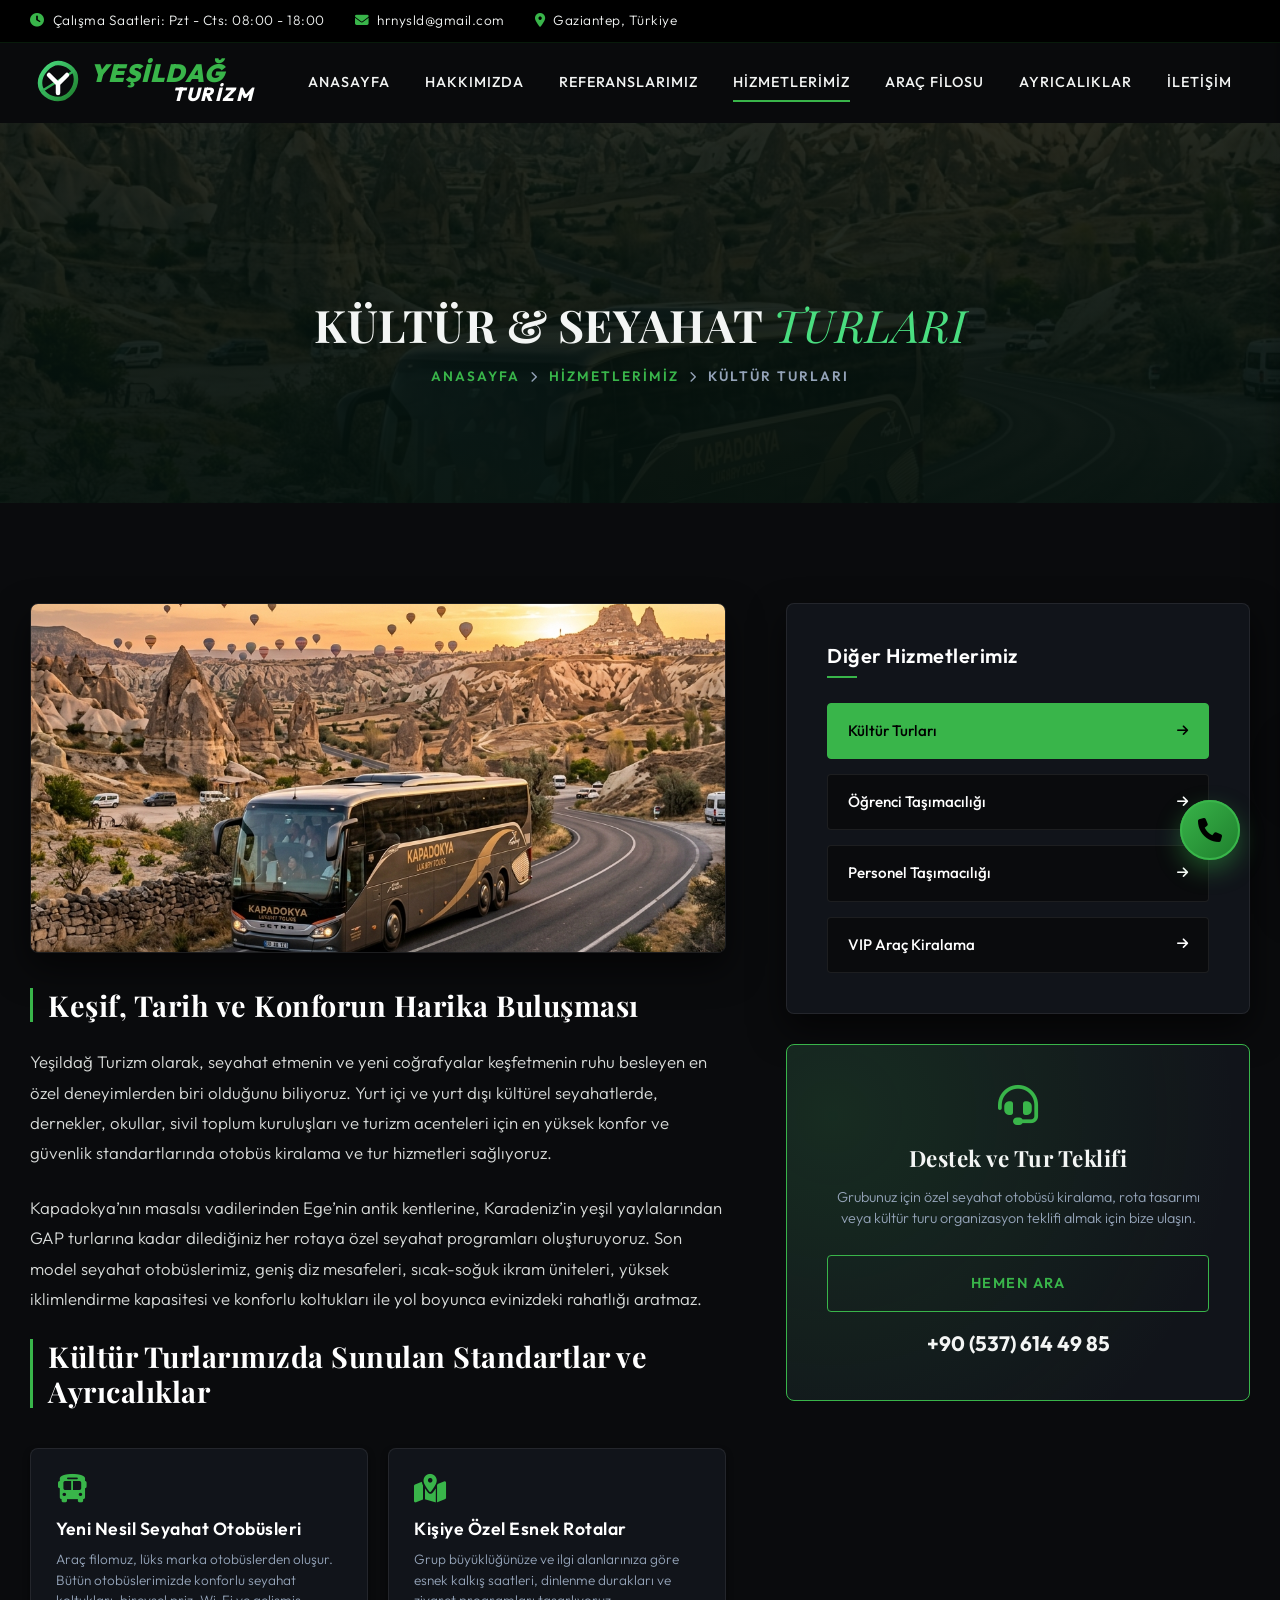
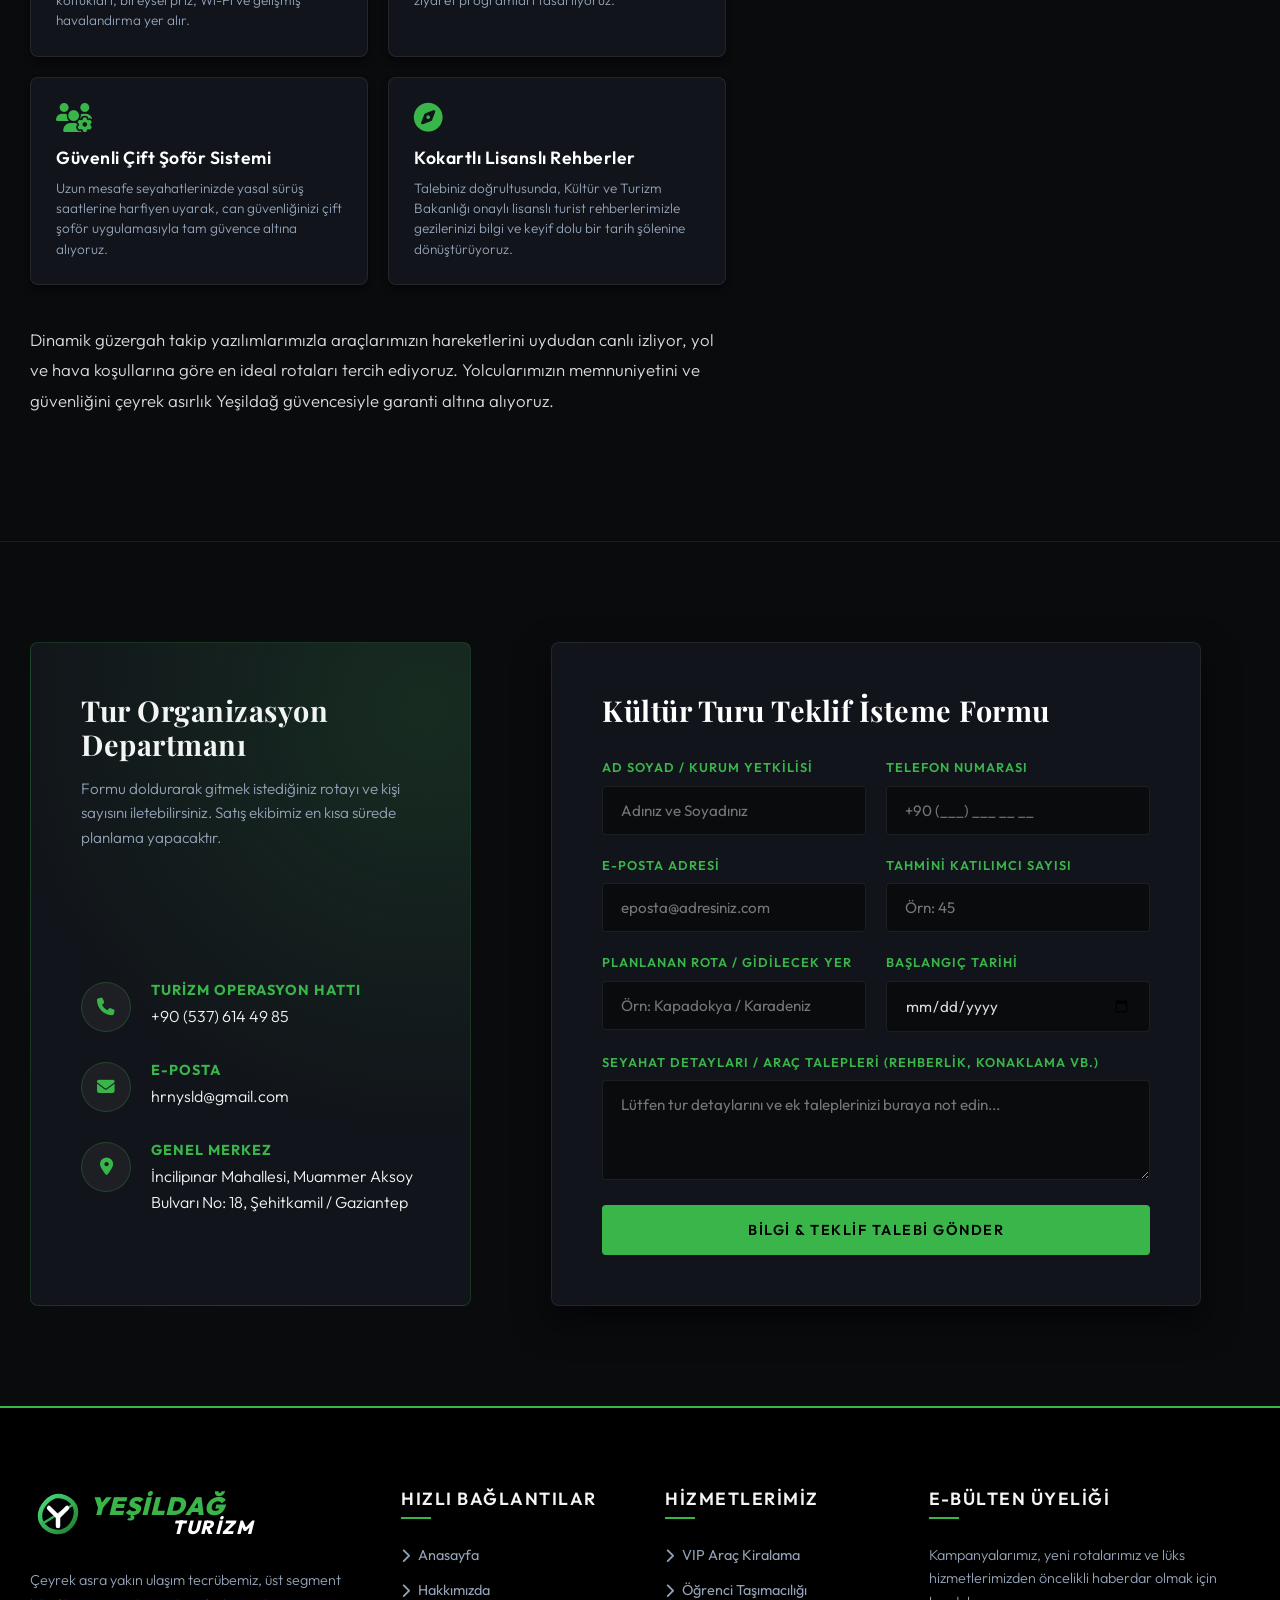
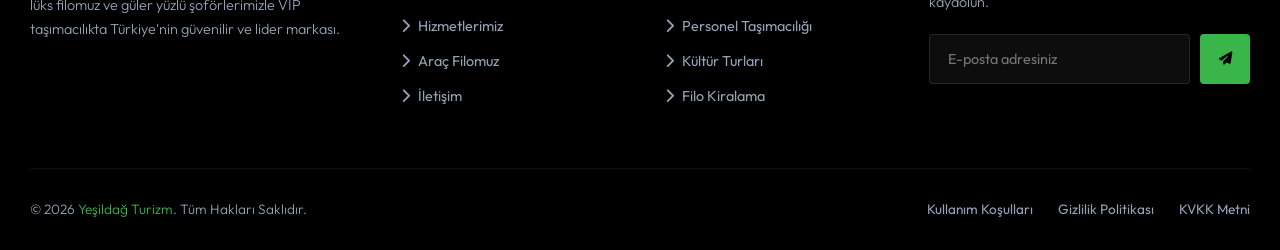
<file: kultur-turlari.html>
<!DOCTYPE html>
<html lang="tr">
<head>
  <meta charset="UTF-8">
  <meta name="viewport" content="width=device-width, initial-scale=1.0">
  <title>Kültür & Seyahat Turları | Yeşildağ Turizm</title>
  <!-- SEO Meta Tags -->
  <meta name="description" content="Yeşildağ Turizm lüks seyahat ve kültür turları. Yurt içi ve yurt dışı kültür gezileri, konforlu seyahat otobüsleri ve özel rehberli gezi organizasyonları.">
  
  <!-- FontAwesome Icon Library CDN -->
  <link rel="stylesheet" href="https://cdnjs.cloudflare.com/ajax/libs/font-awesome/6.4.0/css/all.min.css">
  
  <!-- Custom CSS -->
  <link rel="stylesheet" href="css/style.css?v=1.8">
</head>
<body>

  <!-- TOPBAR -->
  <div class="topbar">
    <div class="container">
      <div class="topbar-info">
        <span><i class="fa-solid fa-clock"></i> Çalışma Saatleri: Pzt - Cts: 08:00 - 18:00</span>
        <span><i class="fa-solid fa-envelope"></i> hrnysld@gmail.com</span>
        <span><i class="fa-solid fa-location-dot"></i> Gaziantep, Türkiye</span>
      </div>

    </div>
  </div>

  <!-- HEADER & NAVIGATION -->
  <div class="header-wrapper sticky" style="position: sticky; top: 0; background-color: rgba(10, 11, 13, 0.98);">
     <div class="container">
       <header class="main-header" style="height: 80px;">
        <!-- Logo -->
        <a href="index.html" class="logo">
          <svg width="260" height="55" viewBox="0 0 260 55" fill="none" xmlns="http://www.w3.org/2000/svg" class="logo-svg">
            <defs>
              <linearGradient id="logoGreenGrad" x1="0%" y1="0%" x2="100%" y2="100%">
                <stop offset="0%" stop-color="#4ADE80" />
                <stop offset="100%" stop-color="#1E7E2C" />
              </linearGradient>
            </defs>
            <g transform="translate(0, 2)">
              <path d="M 28 6 C 36 6, 46 12, 46 22 C 46 32, 38 42, 28 42 C 20 42, 10 36, 10 26 C 10 16, 20 6, 28 6 Z" stroke="url(#logoGreenGrad)" stroke-width="4.5" stroke-linejoin="round" fill="none"/>
              <path d="M 12 34 L 44 14" stroke="url(#logoGreenGrad)" stroke-width="2.5" stroke-linecap="round"/>
              <path d="M 19 18 L 28 27 L 37 18 M 28 27 L 28 36" stroke="#FFFFFF" stroke-width="4.5" stroke-linecap="round" stroke-linejoin="round"/>
            </g>
            <text x="60" y="27" font-family="'Outfit', sans-serif" font-weight="900" font-size="25" fill="#39B54A" font-style="italic" letter-spacing="1">YEŞİLDAĞ</text>
            <g stroke="url(#logoGreenGrad)" stroke-width="2" stroke-linecap="round" opacity="0.9">
              <line x1="60" y1="36" x2="135" y2="36" />
              <line x1="72" y1="39" x2="135" y2="39" />
              <line x1="84" y1="42" x2="135" y2="42" />
              <line x1="96" y1="45" x2="135" y2="45" />
            </g>
            <text x="142" y="46" font-family="'Outfit', sans-serif" font-weight="800" font-size="19" fill="#FFFFFF" font-style="italic" letter-spacing="1.5">TURİZM</text>
          </svg>
        </a>

        <!-- Desktop Navigation -->
        <nav class="nav-menu">
          <a href="index.html" class="nav-link">ANASAYFA</a>
          <a href="index.html#about" class="nav-link">HAKKIMIZDA</a>
          <a href="index.html#references" class="nav-link">REFERANSLARIMIZ</a>
          <a href="index.html#services" class="nav-link active">HİZMETLERİMİZ</a>
          <a href="index.html#fleet" class="nav-link">ARAÇ FİLOSU</a>
          <a href="index.html#why-us" class="nav-link">AYRICALIKLAR</a>
          <a href="index.html#contact" class="nav-link">İLETİŞİM</a>
        </nav>

        <!-- Header CTA -->
        <div class="header-cta">
          <div class="mobile-menu-toggle" id="mobileMenuToggle" aria-label="Menü">
            <i class="fa-solid fa-bars"></i>
          </div>
        </div>
      </header>
    </div>
  </div>

  <!-- PAGE BANNER -->
  <section class="page-banner" style="background-image: url('assets/images/luxury_tour_bus.png');">
    <div class="page-banner-content">
      <h2 class="page-banner-title">KÜLTÜR & SEYAHAT <span>TURLARI</span></h2>
      <div class="breadcrumbs">
        <a href="index.html">Anasayfa</a>
        <span><i class="fa-solid fa-chevron-right" style="font-size: 0.7rem;"></i></span>
        <a href="index.html#services">Hizmetlerimiz</a>
        <span><i class="fa-solid fa-chevron-right" style="font-size: 0.7rem;"></i></span>
        <span>Kültür Turları</span>
      </div>
    </div>
  </section>

  <!-- PAGE CONTENT -->
  <section class="page-content">
    <div class="container">
      <div class="service-detail-grid">
        
        <!-- Left Side: Main Content -->
        <div class="service-main-content">
          <img src="assets/images/luxury_tour_bus.png" alt="Kültür ve Turizm Otobüs Hizmetleri">
          
          <h3>Keşif, Tarih ve Konforun Harika Buluşması</h3>
          <p>
            Yeşildağ Turizm olarak, seyahat etmenin ve yeni coğrafyalar keşfetmenin ruhu besleyen en özel deneyimlerden biri olduğunu biliyoruz. Yurt içi ve yurt dışı kültürel seyahatlerde, dernekler, okullar, sivil toplum kuruluşları ve turizm acenteleri için en yüksek konfor ve güvenlik standartlarında otobüs kiralama ve tur hizmetleri sağlıyoruz.
          </p>
          <p>
            Kapadokya’nın masalsı vadilerinden Ege’nin antik kentlerine, Karadeniz’in yeşil yaylalarından GAP turlarına kadar dilediğiniz her rotaya özel seyahat programları oluşturuyoruz. Son model seyahat otobüslerimiz, geniş diz mesafeleri, sıcak-soğuk ikram üniteleri, yüksek iklimlendirme kapasitesi ve konforlu koltukları ile yol boyunca evinizdeki rahatlığı aratmaz.
          </p>

          <h3>Kültür Turlarımızda Sunulan Standartlar ve Ayrıcalıklar</h3>
          <div class="service-features-list">
            
            <div class="service-feature-box">
              <i class="fa-solid fa-bus"></i>
              <h4>Yeni Nesil Seyahat Otobüsleri</h4>
              <p>Araç filomuz, lüks marka otobüslerden oluşur. Bütün otobüslerimizde konforlu seyahat koltukları, bireysel priz, Wi-Fi ve gelişmiş havalandırma yer alır.</p>
            </div>

            <div class="service-feature-box">
              <i class="fa-solid fa-map-location-dot"></i>
              <h4>Kişiye Özel Esnek Rotalar</h4>
              <p>Grup büyüklüğünüze ve ilgi alanlarınıza göre esnek kalkış saatleri, dinlenme durakları ve ziyaret programları tasarlıyoruz.</p>
            </div>

            <div class="service-feature-box">
              <i class="fa-solid fa-users-gear"></i>
              <h4>Güvenli Çift Şoför Sistemi</h4>
              <p>Uzun mesafe seyahatlerinizde yasal sürüş saatlerine harfiyen uyarak, can güvenliğinizi çift şoför uygulamasıyla tam güvence altına alıyoruz.</p>
            </div>

            <div class="service-feature-box">
              <i class="fa-solid fa-compass"></i>
              <h4>Kokartlı Lisanslı Rehberler</h4>
              <p>Talebiniz doğrultusunda, Kültür ve Turizm Bakanlığı onaylı lisanslı turist rehberlerimizle gezilerinizi bilgi ve keyif dolu bir tarih şölenine dönüştürüyoruz.</p>
            </div>

          </div>

          <p>
            Dinamik güzergah takip yazılımlarımızla araçlarımızın hareketlerini uydudan canlı izliyor, yol ve hava koşullarına göre en ideal rotaları tercih ediyoruz. Yolcularımızın memnuniyetini ve güvenliğini çeyrek asırlık Yeşildağ güvencesiyle garanti altına alıyoruz.
          </p>
        </div>

        <!-- Right Side: Sidebar Widgets -->
        <div class="service-sidebar">
          
          <!-- Category Widget -->
          <div class="sidebar-box">
            <h3 class="sidebar-title">Diğer Hizmetlerimiz</h3>
            <ul class="sidebar-services-list">
              <li class="sidebar-service-item active">
                <a href="kultur-turlari.html">Kültür Turları <i class="fa-solid fa-arrow-right"></i></a>
              </li>
              <li class="sidebar-service-item">
                <a href="ogrenci-tasimaciligi.html">Öğrenci Taşımacılığı <i class="fa-solid fa-arrow-right"></i></a>
              </li>
              <li class="sidebar-service-item">
                <a href="personel-tasimaciligi.html">Personel Taşımacılığı <i class="fa-solid fa-arrow-right"></i></a>
              </li>
              <li class="sidebar-service-item">
                <a href="vip-transfer.html">VIP Araç Kiralama <i class="fa-solid fa-arrow-right"></i></a>
              </li>
            </ul>
          </div>

          <!-- Contact Sidebar Widget -->
          <div class="sidebar-cta-box">
            <i class="fa-solid fa-headset"></i>
            <h4>Destek ve Tur Teklifi</h4>
            <p>Grubunuz için özel seyahat otobüsü kiralama, rota tasarımı veya kültür turu organizasyon teklifi almak için bize ulaşın.</p>
            <a href="tel:+905376144985" class="btn btn-outline-gold" style="width: 100%;">HEMEN ARA</a>
            <span class="phone-num">+90 (537) 614 49 85</span>
          </div>

        </div>

      </div>
    </div>
  </section>

  <!-- İLETİŞİM & TEKLİF FORMU SECTION -->
  <section class="contact" id="contact" style="border-top: 1px solid var(--border-color);">
    <div class="container">
      <div class="contact-grid">
        
        <!-- Contact Info Panel -->
        <div class="contact-info-panel">
          <div class="contact-info-header">
            <h3>Tur Organizasyon Departmanı</h3>
            <p>Formu doldurarak gitmek istediğiniz rotayı ve kişi sayısını iletebilirsiniz. Satış ekibimiz en kısa sürede planlama yapacaktır.</p>
          </div>

          <div class="contact-info-list">
            <div class="contact-info-item">
              <div class="contact-icon-box"><i class="fa-solid fa-phone"></i></div>
              <div class="contact-text-box">
                <h4>Turizm Operasyon Hattı</h4>
                <p>+90 (537) 614 49 85</p>
              </div>
            </div>

            <div class="contact-info-item">
              <div class="contact-icon-box"><i class="fa-solid fa-envelope"></i></div>
              <div class="contact-text-box">
                <h4>E-Posta</h4>
                <p>hrnysld@gmail.com</p>
              </div>
            </div>

            <div class="contact-info-item">
              <div class="contact-icon-box"><i class="fa-solid fa-location-dot"></i></div>
              <div class="contact-text-box">
                <h4>Genel Merkez</h4>
                <p>İncilipınar Mahallesi, Muammer Aksoy Bulvarı No: 18, Şehitkamil / Gaziantep</p>
              </div>
            </div>
          </div>


        </div>

        <!-- Proposal Form Panel -->
        <div class="booking-panel">
          <h3 class="booking-panel-title">Kültür Turu Teklif İsteme Formu</h3>
          <form id="bookingForm">
            <div class="form-grid">
              
              <div class="form-group">
                <label for="fullName" class="form-label">Ad Soyad / Kurum Yetkilisi</label>
                <input type="text" id="fullName" class="form-input" placeholder="Adınız ve Soyadınız" required>
              </div>

              <div class="form-group">
                <label for="phone" class="form-label">Telefon Numarası</label>
                <input type="tel" id="phone" class="form-input" placeholder="+90 (___) ___ __ __" required>
              </div>

              <div class="form-group">
                <label for="email" class="form-label">E-Posta Adresi</label>
                <input type="email" id="email" class="form-input" placeholder="eposta@adresiniz.com" required>
              </div>

              <div class="form-group">
                <label for="passengerCount" class="form-label">Tahmini Katılımcı Sayısı</label>
                <input type="number" id="passengerCount" class="form-input" min="5" max="1000" placeholder="Örn: 45" required>
              </div>

              <div class="form-group">
                <label for="destination" class="form-label">Planlanan Rota / Gidilecek Yer</label>
                <input type="text" id="destination" class="form-input" placeholder="Örn: Kapadokya / Karadeniz" required>
              </div>

              <div class="form-group">
                <label for="bookingDate" class="form-label">Başlangıç Tarihi</label>
                <input type="date" id="bookingDate" class="form-input" required>
              </div>

              <div class="form-group form-group-full">
                <label for="message" class="form-label">Seyahat Detayları / Araç Talepleri (Rehberlik, Konaklama vb.)</label>
                <textarea id="message" class="form-input" placeholder="Lütfen tur detaylarını ve ek taleplerinizi buraya not edin..."></textarea>
              </div>

            </div>

            <button type="submit" class="btn btn-primary form-submit-btn">BİLGİ & TEKLİF TALEBİ GÖNDER</button>
          </form>
        </div>

      </div>
    </div>
  </section>

  <!-- FOOTER -->
  <footer class="footer">
    <div class="container">
      
      <div class="footer-top">
        
        <!-- Col 1: About info -->
        <div class="footer-col">
          <div class="logo footer-logo">
            <svg width="260" height="55" viewBox="0 0 260 55" fill="none" xmlns="http://www.w3.org/2000/svg" class="logo-svg">
              <defs>
                <linearGradient id="logoGreenGrad" x1="0%" y1="0%" x2="100%" y2="100%">
                  <stop offset="0%" stop-color="#4ADE80" />
                  <stop offset="100%" stop-color="#1E7E2C" />
                </linearGradient>
              </defs>
              <g transform="translate(0, 2)">
                <path d="M 28 6 C 36 6, 46 12, 46 22 C 46 32, 38 42, 28 42 C 20 42, 10 36, 10 26 C 10 16, 20 6, 28 6 Z" stroke="url(#logoGreenGrad)" stroke-width="4.5" stroke-linejoin="round" fill="none"/>
                <path d="M 12 34 L 44 14" stroke="url(#logoGreenGrad)" stroke-width="2.5" stroke-linecap="round"/>
                <path d="M 19 18 L 28 27 L 37 18 M 28 27 L 28 36" stroke="#FFFFFF" stroke-width="4.5" stroke-linecap="round" stroke-linejoin="round"/>
              </g>
              <text x="60" y="27" font-family="'Outfit', sans-serif" font-weight="900" font-size="25" fill="#39B54A" font-style="italic" letter-spacing="1">YEŞİLDAĞ</text>
              <g stroke="url(#logoGreenGrad)" stroke-width="2" stroke-linecap="round" opacity="0.9">
                <line x1="60" y1="36" x2="135" y2="36" />
                <line x1="72" y1="39" x2="135" y2="39" />
                <line x1="84" y1="42" x2="135" y2="42" />
                <line x1="96" y1="45" x2="135" y2="45" />
              </g>
              <text x="142" y="46" font-family="'Outfit', sans-serif" font-weight="800" font-size="19" fill="#FFFFFF" font-style="italic" letter-spacing="1.5">TURİZM</text>
            </svg>
          </div>
          <p class="footer-desc">
            Çeyrek asra yakın ulaşım tecrübemiz, üst segment lüks filomuz ve güler yüzlü şoförlerimizle VIP taşımacılıkta Türkiye'nin güvenilir ve lider markası.
          </p>
        </div>

        <!-- Col 2: Quick Links -->
        <div class="footer-col">
          <h3 class="footer-title">Hızlı Bağlantılar</h3>
          <ul class="footer-links">
            <li class="footer-link-item"><a href="index.html"><i class="fa-solid fa-chevron-right"></i> Anasayfa</a></li>
            <li class="footer-link-item"><a href="index.html#about"><i class="fa-solid fa-chevron-right"></i> Hakkımızda</a></li>
            <li class="footer-link-item"><a href="index.html#services"><i class="fa-solid fa-chevron-right"></i> Hizmetlerimiz</a></li>
            <li class="footer-link-item"><a href="index.html#fleet"><i class="fa-solid fa-chevron-right"></i> Araç Filomuz</a></li>
            <li class="footer-link-item"><a href="index.html#contact"><i class="fa-solid fa-chevron-right"></i> İletişim</a></li>
          </ul>
        </div>

        <!-- Col 3: Services Links -->
        <div class="footer-col">
          <h3 class="footer-title">Hizmetlerimiz</h3>
          <ul class="footer-links">
            <li class="footer-link-item"><a href="vip-transfer.html"><i class="fa-solid fa-chevron-right"></i> VIP Araç Kiralama</a></li>
            <li class="footer-link-item"><a href="ogrenci-tasimaciligi.html"><i class="fa-solid fa-chevron-right"></i> Öğrenci Taşımacılığı</a></li>
            <li class="footer-link-item"><a href="personel-tasimaciligi.html"><i class="fa-solid fa-chevron-right"></i> Personel Taşımacılığı</a></li>
            <li class="footer-link-item"><a href="kultur-turlari.html"><i class="fa-solid fa-chevron-right"></i> Kültür Turları</a></li>
            <li class="footer-link-item"><a href="index.html#fleet"><i class="fa-solid fa-chevron-right"></i> Filo Kiralama</a></li>
          </ul>
        </div>

        <!-- Col 4: Newsletter -->
        <div class="footer-col">
          <h3 class="footer-title">E-Bülten Üyeliği</h3>
          <p class="footer-newsletter-text">Kampanyalarımız, yeni rotalarımız ve lüks hizmetlerimizden öncelikli haberdar olmak için kaydolun.</p>
          <form class="newsletter-form">
            <input type="email" class="newsletter-input" placeholder="E-posta adresiniz" required aria-label="E-posta Adresi">
            <button type="submit" class="newsletter-btn" aria-label="Kayıt Ol"><i class="fa-solid fa-paper-plane"></i></button>
          </form>
        </div>

      </div>

      <div class="footer-bottom">
        <p class="copyright">&copy; 2026 <span>Yeşildağ Turizm</span>. Tüm Hakları Saklıdır.</p>
        <div class="footer-legal-links">
          <a href="#">Kullanım Koşulları</a>
          <a href="#">Gizlilik Politikası</a>
          <a href="#">KVKK Metni</a>
        </div>
      </div>

    </div>
  </footer>

  <!-- BACK TO TOP BUTTON -->
  <div class="back-to-top" id="backToTopBtn" aria-label="Yukarı Çık"><i class="fa-solid fa-arrow-up"></i></div>

  <!-- FLOATING CONTACT WIDGET -->
  <div class="floating-contact-btn" id="floatingContactBtn" aria-label="İletişim Paneli">
    <i class="fa-solid fa-phone"></i>
  </div>

  <!-- DRAWER OVERLAY -->
  <div class="drawer-overlay" id="drawerOverlay"></div>

  <!-- CONTACT SIDE DRAWER -->
  <div class="contact-drawer" id="contactDrawer">
    <button class="drawer-close" id="drawerCloseBtn" aria-label="Kapat">&times;</button>
    
    <div class="drawer-header">
      <h3 class="drawer-title">İletişim Bilgileri</h3>
      <span class="drawer-subtitle">Hızlı Erişim Hattı</span>
    </div>
    
    <div class="drawer-contact-list">
      
      <!-- Call -->
      <a href="tel:+905376144985" class="drawer-item" id="drawerCallLink">
        <div class="drawer-item-icon"><i class="fa-solid fa-phone"></i></div>
        <div class="drawer-item-content">
          <span class="drawer-item-label">Bizi Arayın</span>
          <span class="drawer-item-val">+90 (537) 614 49 85</span>
        </div>
      </a>
      
      <!-- WhatsApp -->
      <a href="https://wa.me/905376144985" target="_blank" class="drawer-item" id="drawerWhatsappLink">
        <div class="drawer-item-icon"><i class="fa-brands fa-whatsapp"></i></div>
        <div class="drawer-item-content">
          <span class="drawer-item-label">WhatsApp Hattı</span>
          <span class="drawer-item-val">Destek Alın</span>
        </div>
      </a>
      
      <!-- Mail -->
      <a href="mailto:hrnysld@gmail.com" class="drawer-item" id="drawerMailLink">
        <div class="drawer-item-icon"><i class="fa-solid fa-envelope"></i></div>
        <div class="drawer-item-content">
          <span class="drawer-item-label">E-Posta Gönderin</span>
          <span class="drawer-item-val">hrnysld@gmail.com</span>
        </div>
      </a>
      
    </div>
    

  </div>

  <!-- Custom JavaScript -->
  <script src="js/main.js?v=1.8"></script>
</body>
</html>
</file>
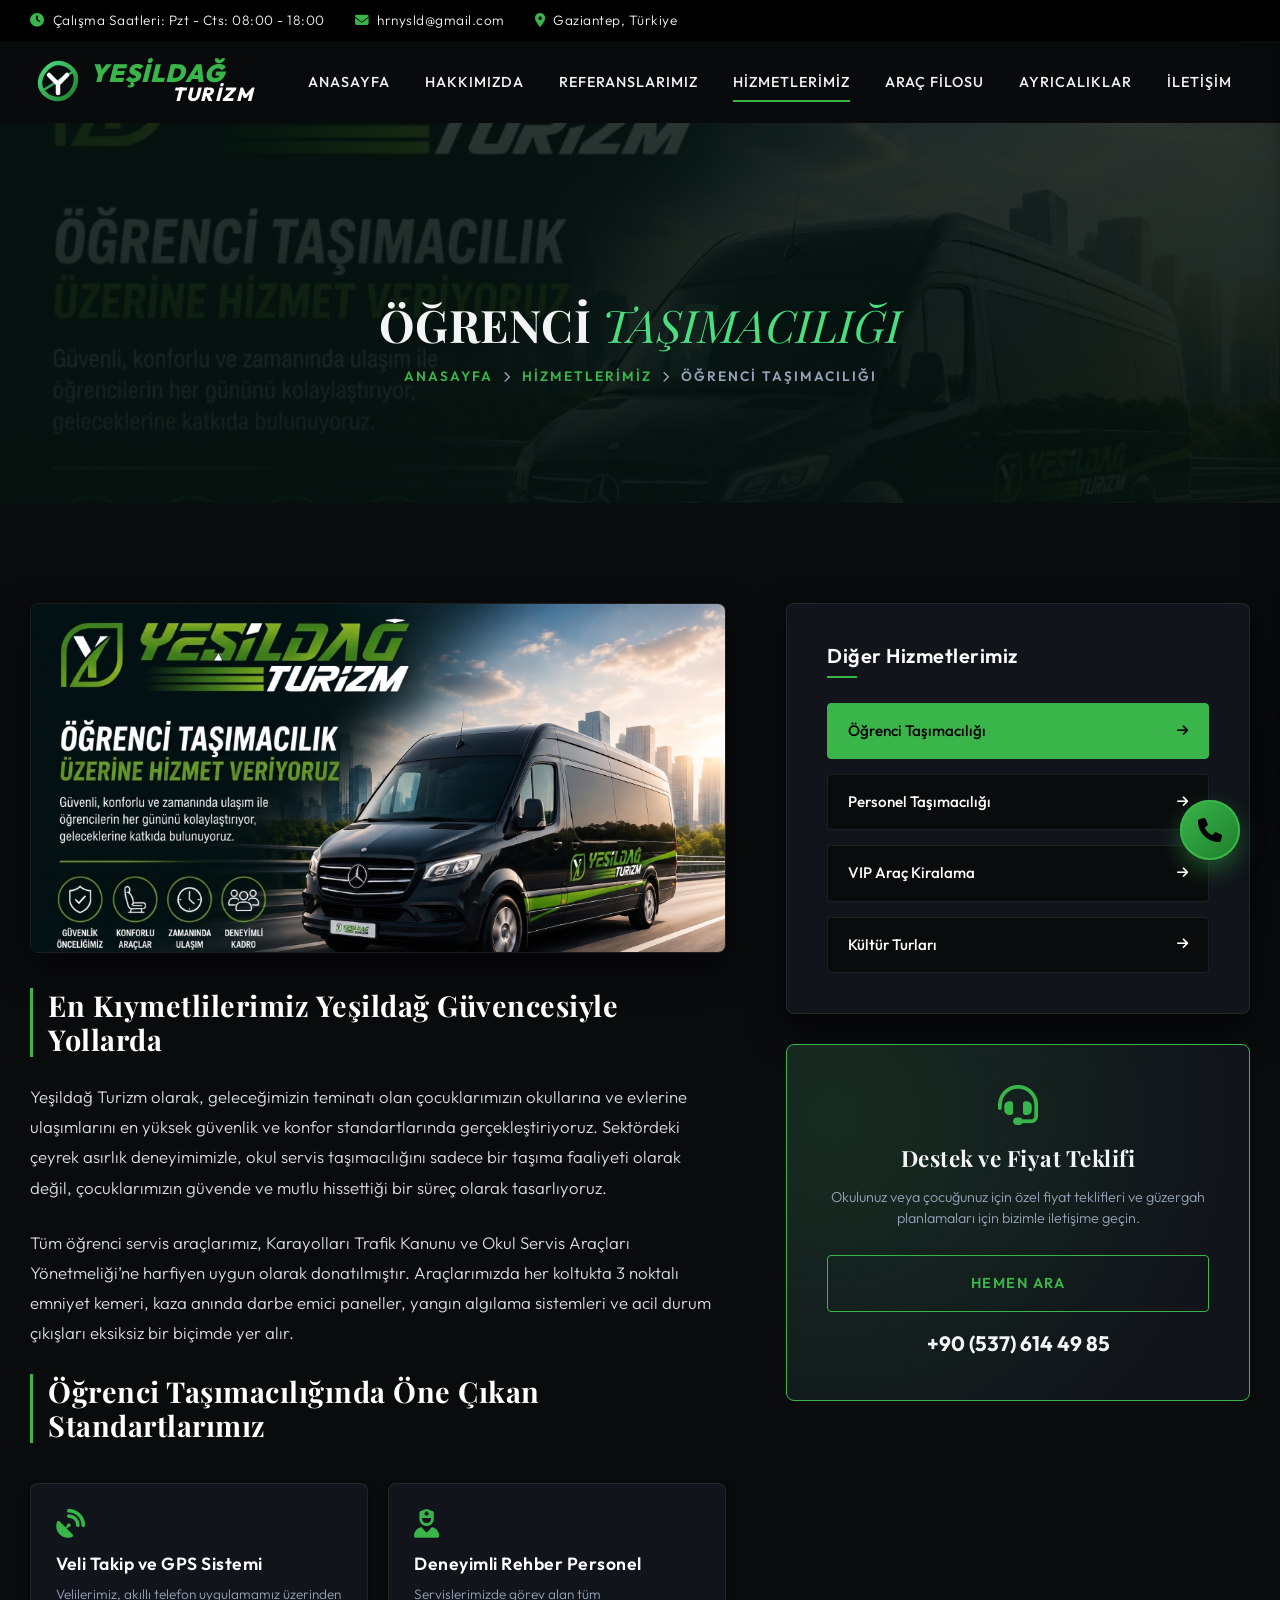
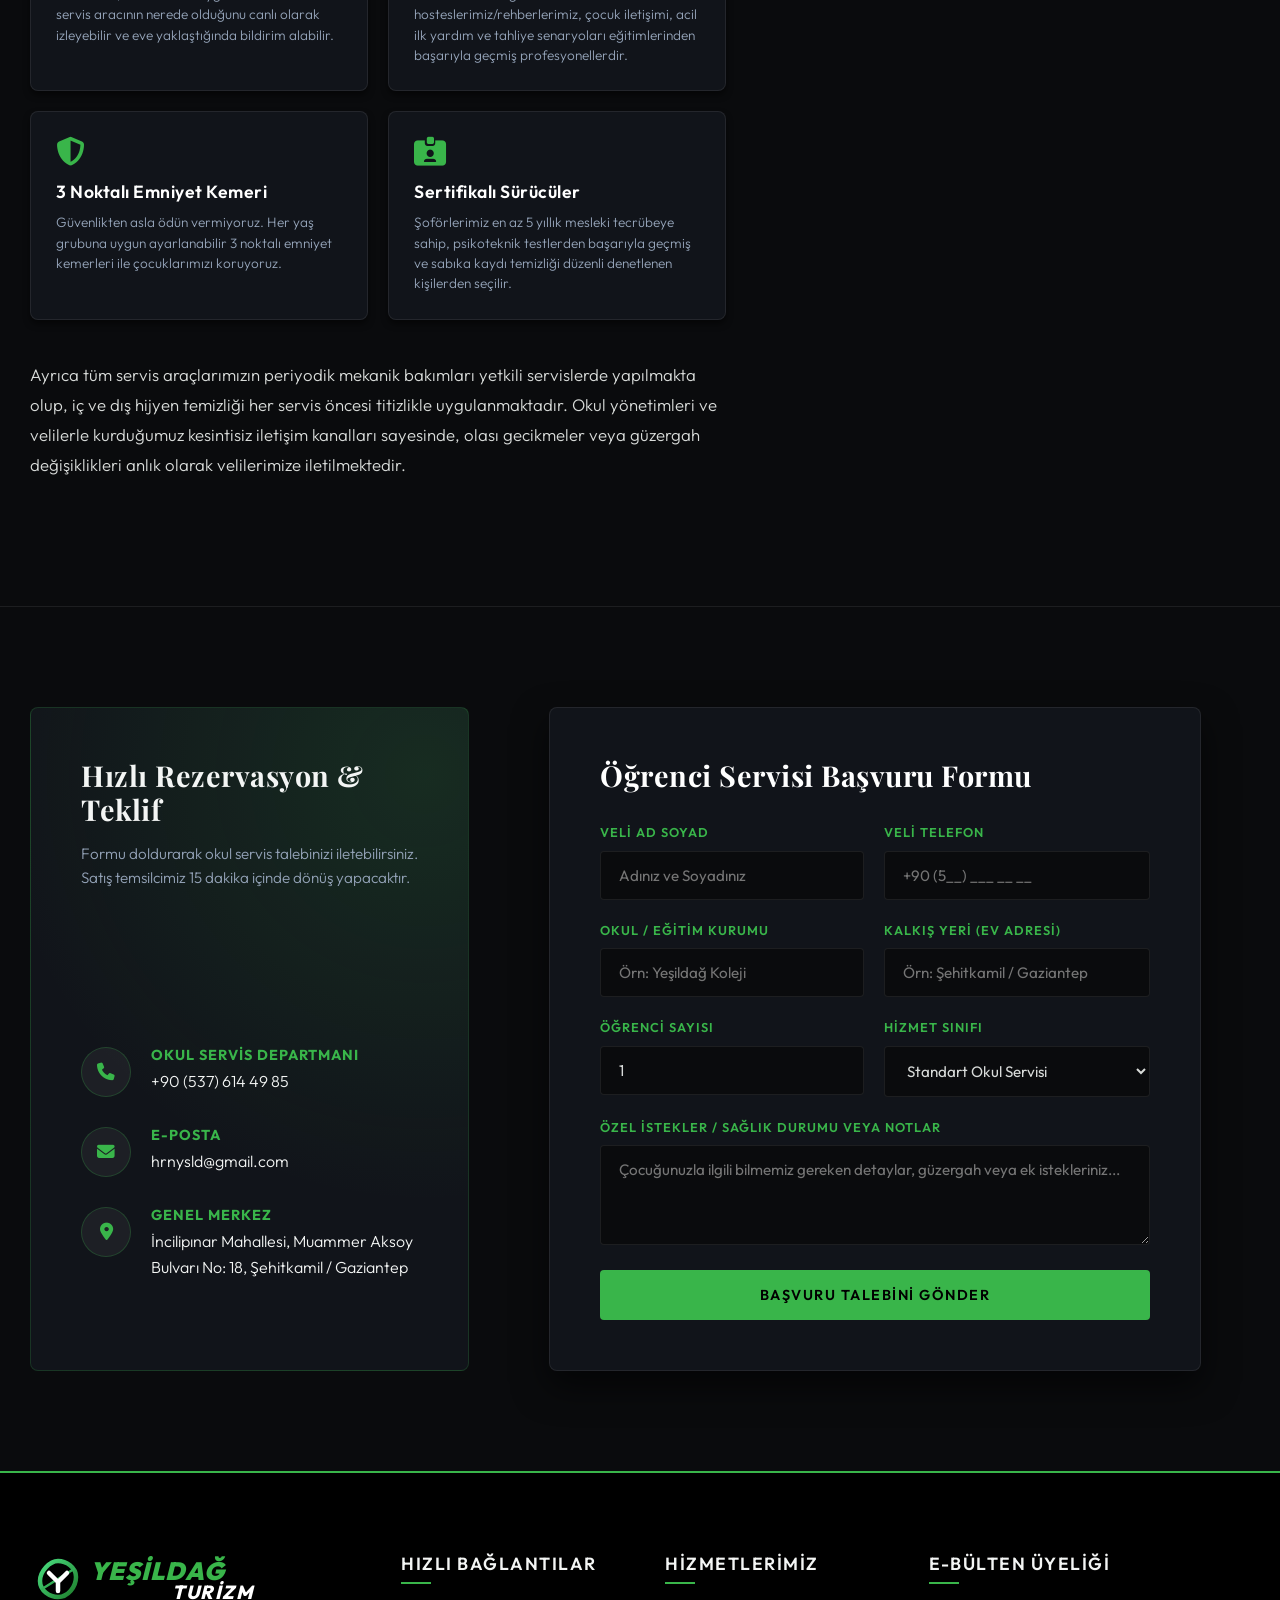
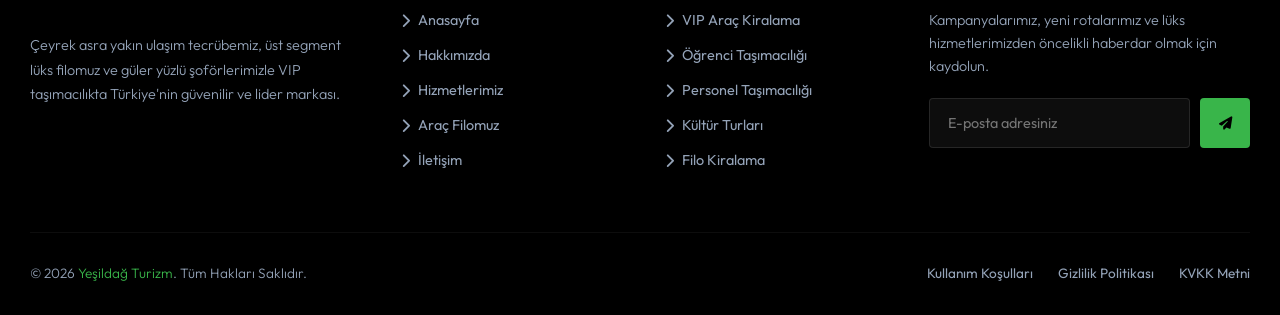
<file: ogrenci-tasimaciligi.html>
<!DOCTYPE html>
<html lang="tr">
<head>
  <meta charset="UTF-8">
  <meta name="viewport" content="width=device-width, initial-scale=1.0">
  <title>Öğrenci Taşımacılığı | Yeşildağ Turizm</title>
  <!-- SEO Meta Tags -->
  <meta name="description" content="Yeşildağ Turizm lüks ve güvenli öğrenci taşımacılığı hizmetleri. Okul servisi, veli takip sistemi ve profesyonel hostes kadromuzla çocuklarınız güvende.">
  
  <!-- FontAwesome Icon Library CDN -->
  <link rel="stylesheet" href="https://cdnjs.cloudflare.com/ajax/libs/font-awesome/6.4.0/css/all.min.css">
  
  <!-- Custom CSS -->
  <link rel="stylesheet" href="css/style.css?v=1.8">
</head>
<body>

  <!-- TOPBAR -->
  <div class="topbar">
    <div class="container">
      <div class="topbar-info">
        <span><i class="fa-solid fa-clock"></i> Çalışma Saatleri: Pzt - Cts: 08:00 - 18:00</span>
        <span><i class="fa-solid fa-envelope"></i> hrnysld@gmail.com</span>
        <span><i class="fa-solid fa-location-dot"></i> Gaziantep, Türkiye</span>
      </div>

    </div>
  </div>

  <!-- HEADER & NAVIGATION -->
  <div class="header-wrapper sticky" style="position: sticky; top: 0; background-color: rgba(10, 11, 13, 0.98);">
    <div class="container">
      <header class="main-header" style="height: 80px;">
        <!-- Logo -->
        <a href="index.html" class="logo">
          <svg width="260" height="55" viewBox="0 0 260 55" fill="none" xmlns="http://www.w3.org/2000/svg" class="logo-svg">
            <defs>
              <linearGradient id="logoGreenGrad" x1="0%" y1="0%" x2="100%" y2="100%">
                <stop offset="0%" stop-color="#4ADE80" />
                <stop offset="100%" stop-color="#1E7E2C" />
              </linearGradient>
            </defs>
            <g transform="translate(0, 2)">
              <path d="M 28 6 C 36 6, 46 12, 46 22 C 46 32, 38 42, 28 42 C 20 42, 10 36, 10 26 C 10 16, 20 6, 28 6 Z" stroke="url(#logoGreenGrad)" stroke-width="4.5" stroke-linejoin="round" fill="none"/>
              <path d="M 12 34 L 44 14" stroke="url(#logoGreenGrad)" stroke-width="2.5" stroke-linecap="round"/>
              <path d="M 19 18 L 28 27 L 37 18 M 28 27 L 28 36" stroke="#FFFFFF" stroke-width="4.5" stroke-linecap="round" stroke-linejoin="round"/>
            </g>
            <text x="60" y="27" font-family="'Outfit', sans-serif" font-weight="900" font-size="25" fill="#39B54A" font-style="italic" letter-spacing="1">YEŞİLDAĞ</text>
            <g stroke="url(#logoGreenGrad)" stroke-width="2" stroke-linecap="round" opacity="0.9">
              <line x1="60" y1="36" x2="135" y2="36" />
              <line x1="72" y1="39" x2="135" y2="39" />
              <line x1="84" y1="42" x2="135" y2="42" />
              <line x1="96" y1="45" x2="135" y2="45" />
            </g>
            <text x="142" y="46" font-family="'Outfit', sans-serif" font-weight="800" font-size="19" fill="#FFFFFF" font-style="italic" letter-spacing="1.5">TURİZM</text>
          </svg>
        </a>

        <!-- Desktop Navigation -->
        <nav class="nav-menu">
          <a href="index.html" class="nav-link">ANASAYFA</a>
          <a href="index.html#about" class="nav-link">HAKKIMIZDA</a>
          <a href="index.html#references" class="nav-link">REFERANSLARIMIZ</a>
          <a href="index.html#services" class="nav-link active">HİZMETLERİMİZ</a>
          <a href="index.html#fleet" class="nav-link">ARAÇ FİLOSU</a>
          <a href="index.html#why-us" class="nav-link">AYRICALIKLAR</a>
          <a href="index.html#contact" class="nav-link">İLETİŞİM</a>
        </nav>

        <!-- Header CTA -->
        <div class="header-cta">
          <div class="mobile-menu-toggle" id="mobileMenuToggle" aria-label="Menü">
            <i class="fa-solid fa-bars"></i>
          </div>
        </div>
      </header>
    </div>
  </div>

  <!-- PAGE BANNER -->
  <section class="page-banner" style="background-image: url('assets/images/ogrenci_tasimaciligi_afis.jpg');">
    <div class="page-banner-content">
      <h2 class="page-banner-title">ÖĞRENCİ <span>TAŞIMACILIĞI</span></h2>
      <div class="breadcrumbs">
        <a href="index.html">Anasayfa</a>
        <span><i class="fa-solid fa-chevron-right" style="font-size: 0.7rem;"></i></span>
        <a href="index.html#services">Hizmetlerimiz</a>
        <span><i class="fa-solid fa-chevron-right" style="font-size: 0.7rem;"></i></span>
        <span>Öğrenci Taşımacılığı</span>
      </div>
    </div>
  </section>

  <!-- PAGE CONTENT -->
  <section class="page-content">
    <div class="container">
      <div class="service-detail-grid">
        
        <!-- Left Side: Main Content -->
        <div class="service-main-content">
          <img src="assets/images/ogrenci_tasimaciligi_afis.jpg" alt="Güvenli Lüks Okul Servis Hizmetleri">
          
          <h3>En Kıymetlilerimiz Yeşildağ Güvencesiyle Yollarda</h3>
          <p>
            Yeşildağ Turizm olarak, geleceğimizin teminatı olan çocuklarımızın okullarına ve evlerine ulaşımlarını en yüksek güvenlik ve konfor standartlarında gerçekleştiriyoruz. Sektördeki çeyrek asırlık deneyimimizle, okul servis taşımacılığını sadece bir taşıma faaliyeti olarak değil, çocuklarımızın güvende ve mutlu hissettiği bir süreç olarak tasarlıyoruz.
          </p>
          <p>
            Tüm öğrenci servis araçlarımız, Karayolları Trafik Kanunu ve Okul Servis Araçları Yönetmeliği’ne harfiyen uygun olarak donatılmıştır. Araçlarımızda her koltukta 3 noktalı emniyet kemeri, kaza anında darbe emici paneller, yangın algılama sistemleri ve acil durum çıkışları eksiksiz bir biçimde yer alır.
          </p>

          <h3>Öğrenci Taşımacılığında Öne Çıkan Standartlarımız</h3>
          <div class="service-features-list">
            
            <div class="service-feature-box">
              <i class="fa-solid fa-satellite-dish"></i>
              <h4>Veli Takip ve GPS Sistemi</h4>
              <p>Velilerimiz, akıllı telefon uygulamamız üzerinden servis aracının nerede olduğunu canlı olarak izleyebilir ve eve yaklaştığında bildirim alabilir.</p>
            </div>

            <div class="service-feature-box">
              <i class="fa-solid fa-user-nurse"></i>
              <h4>Deneyimli Rehber Personel</h4>
              <p>Servislerimizde görev alan tüm hosteslerimiz/rehberlerimiz, çocuk iletişimi, acil ilk yardım ve tahliye senaryoları eğitimlerinden başarıyla geçmiş profesyonellerdir.</p>
            </div>

            <div class="service-feature-box">
              <i class="fa-solid fa-shield-halved"></i>
              <h4>3 Noktalı Emniyet Kemeri</h4>
              <p>Güvenlikten asla ödün vermiyoruz. Her yaş grubuna uygun ayarlanabilir 3 noktalı emniyet kemerleri ile çocuklarımızı koruyoruz.</p>
            </div>

            <div class="service-feature-box">
              <i class="fa-solid fa-id-card-clip"></i>
              <h4>Sertifikalı Sürücüler</h4>
              <p>Şoförlerimiz en az 5 yıllık mesleki tecrübeye sahip, psikoteknik testlerden başarıyla geçmiş ve sabıka kaydı temizliği düzenli denetlenen kişilerden seçilir.</p>
            </div>

          </div>

          <p>
            Ayrıca tüm servis araçlarımızın periyodik mekanik bakımları yetkili servislerde yapılmakta olup, iç ve dış hijyen temizliği her servis öncesi titizlikle uygulanmaktadır. Okul yönetimleri ve velilerle kurduğumuz kesintisiz iletişim kanalları sayesinde, olası gecikmeler veya güzergah değişiklikleri anlık olarak velilerimize iletilmektedir.
          </p>
        </div>

        <!-- Right Side: Sidebar Widgets -->
        <div class="service-sidebar">
          
          <!-- Category Widget -->
          <div class="sidebar-box">
            <h3 class="sidebar-title">Diğer Hizmetlerimiz</h3>
            <ul class="sidebar-services-list">
              <li class="sidebar-service-item active">
                <a href="ogrenci-tasimaciligi.html">Öğrenci Taşımacılığı <i class="fa-solid fa-arrow-right"></i></a>
              </li>
              <li class="sidebar-service-item">
                <a href="personel-tasimaciligi.html">Personel Taşımacılığı <i class="fa-solid fa-arrow-right"></i></a>
              </li>
              <li class="sidebar-service-item">
                <a href="vip-transfer.html">VIP Araç Kiralama <i class="fa-solid fa-arrow-right"></i></a>
              </li>
              <li class="sidebar-service-item">
                <a href="kultur-turlari.html">Kültür Turları <i class="fa-solid fa-arrow-right"></i></a>
              </li>
            </ul>
          </div>

          <!-- Contact Sidebar Widget -->
          <div class="sidebar-cta-box">
            <i class="fa-solid fa-headset"></i>
            <h4>Destek ve Fiyat Teklifi</h4>
            <p>Okulunuz veya çocuğunuz için özel fiyat teklifleri ve güzergah planlamaları için bizimle iletişime geçin.</p>
            <a href="tel:+905376144985" class="btn btn-outline-gold" style="width: 100%;">HEMEN ARA</a>
            <span class="phone-num">+90 (537) 614 49 85</span>
          </div>

        </div>

      </div>
    </div>
  </section>

  <!-- İLETİŞİM & TEKLİF FORMU SECTION -->
  <section class="contact" id="contact" style="border-top: 1px solid var(--border-color);">
    <div class="container">
      <div class="contact-grid">
        
        <!-- Contact Info Panel -->
        <div class="contact-info-panel">
          <div class="contact-info-header">
            <h3>Hızlı Rezervasyon & Teklif</h3>
            <p>Formu doldurarak okul servis talebinizi iletebilirsiniz. Satış temsilcimiz 15 dakika içinde dönüş yapacaktır.</p>
          </div>

          <div class="contact-info-list">
            <div class="contact-info-item">
              <div class="contact-icon-box"><i class="fa-solid fa-phone"></i></div>
              <div class="contact-text-box">
                <h4>Okul Servis Departmanı</h4>
                <p>+90 (537) 614 49 85</p>
              </div>
            </div>

            <div class="contact-info-item">
              <div class="contact-icon-box"><i class="fa-solid fa-envelope"></i></div>
              <div class="contact-text-box">
                <h4>E-Posta</h4>
                <p>hrnysld@gmail.com</p>
              </div>
            </div>

            <div class="contact-info-item">
              <div class="contact-icon-box"><i class="fa-solid fa-location-dot"></i></div>
              <div class="contact-text-box">
                <h4>Genel Merkez</h4>
                <p>İncilipınar Mahallesi, Muammer Aksoy Bulvarı No: 18, Şehitkamil / Gaziantep</p>
              </div>
            </div>
          </div>


        </div>

        <!-- Specific Form Panel -->
        <div class="booking-panel">
          <h3 class="booking-panel-title">Öğrenci Servisi Başvuru Formu</h3>
          <form id="bookingForm">
            <div class="form-grid">
              
              <div class="form-group">
                <label for="fullName" class="form-label">Veli Ad Soyad</label>
                <input type="text" id="fullName" class="form-input" placeholder="Adınız ve Soyadınız" required>
              </div>

              <div class="form-group">
                <label for="phone" class="form-label">Veli Telefon</label>
                <input type="tel" id="phone" class="form-input" placeholder="+90 (5__) ___ __ __" required>
              </div>

              <div class="form-group">
                <label for="schoolName" class="form-label">Okul / Eğitim Kurumu</label>
                <input type="text" id="schoolName" class="form-input" placeholder="Örn: Yeşildağ Koleji" required>
              </div>

              <div class="form-group">
                <label for="pickupAddress" class="form-label">Kalkış Yeri (Ev Adresi)</label>
                <input type="text" id="pickupAddress" class="form-input" placeholder="Örn: Şehitkamil / Gaziantep" required>
              </div>

              <div class="form-group">
                <label for="passengerCount" class="form-label">Öğrenci Sayısı</label>
                <input type="number" id="passengerCount" class="form-input" min="1" max="10" value="1">
              </div>

              <div class="form-group">
                <label for="serviceType" class="form-label">Hizmet Sınıfı</label>
                <select id="serviceType" class="form-input">
                  <option value="student">Standart Okul Servisi</option>
                  <option value="vip">VIP Özel Şoförlü Öğrenci Servisi</option>
                </select>
              </div>

              <div class="form-group form-group-full">
                <label for="message" class="form-label">Özel İstekler / Sağlık Durumu veya Notlar</label>
                <textarea id="message" class="form-input" placeholder="Çocuğunuzla ilgili bilmemiz gereken detaylar, güzergah veya ek istekleriniz..."></textarea>
              </div>

            </div>

            <button type="submit" class="btn btn-primary form-submit-btn">BAŞVURU TALEBİNİ GÖNDER</button>
          </form>
        </div>

      </div>
    </div>
  </section>

  <!-- FOOTER -->
  <footer class="footer">
    <div class="container">
      
      <div class="footer-top">
        
        <!-- Col 1: About info -->
        <div class="footer-col">
          <div class="logo footer-logo">
            <svg width="260" height="55" viewBox="0 0 260 55" fill="none" xmlns="http://www.w3.org/2000/svg" class="logo-svg">
              <defs>
                <linearGradient id="logoGreenGrad" x1="0%" y1="0%" x2="100%" y2="100%">
                  <stop offset="0%" stop-color="#4ADE80" />
                  <stop offset="100%" stop-color="#1E7E2C" />
                </linearGradient>
              </defs>
              <g transform="translate(0, 2)">
                <path d="M 28 6 C 36 6, 46 12, 46 22 C 46 32, 38 42, 28 42 C 20 42, 10 36, 10 26 C 10 16, 20 6, 28 6 Z" stroke="url(#logoGreenGrad)" stroke-width="4.5" stroke-linejoin="round" fill="none"/>
                <path d="M 12 34 L 44 14" stroke="url(#logoGreenGrad)" stroke-width="2.5" stroke-linecap="round"/>
                <path d="M 19 18 L 28 27 L 37 18 M 28 27 L 28 36" stroke="#FFFFFF" stroke-width="4.5" stroke-linecap="round" stroke-linejoin="round"/>
              </g>
              <text x="60" y="27" font-family="'Outfit', sans-serif" font-weight="900" font-size="25" fill="#39B54A" font-style="italic" letter-spacing="1">YEŞİLDAĞ</text>
              <g stroke="url(#logoGreenGrad)" stroke-width="2" stroke-linecap="round" opacity="0.9">
                <line x1="60" y1="36" x2="135" y2="36" />
                <line x1="72" y1="39" x2="135" y2="39" />
                <line x1="84" y1="42" x2="135" y2="42" />
                <line x1="96" y1="45" x2="135" y2="45" />
              </g>
              <text x="142" y="46" font-family="'Outfit', sans-serif" font-weight="800" font-size="19" fill="#FFFFFF" font-style="italic" letter-spacing="1.5">TURİZM</text>
            </svg>
          </div>
          <p class="footer-desc">
            Çeyrek asra yakın ulaşım tecrübemiz, üst segment lüks filomuz ve güler yüzlü şoförlerimizle VIP taşımacılıkta Türkiye'nin güvenilir ve lider markası.
          </p>
        </div>

        <!-- Col 2: Quick Links -->
        <div class="footer-col">
          <h3 class="footer-title">Hızlı Bağlantılar</h3>
          <ul class="footer-links">
            <li class="footer-link-item"><a href="index.html"><i class="fa-solid fa-chevron-right"></i> Anasayfa</a></li>
            <li class="footer-link-item"><a href="index.html#about"><i class="fa-solid fa-chevron-right"></i> Hakkımızda</a></li>
            <li class="footer-link-item"><a href="index.html#services"><i class="fa-solid fa-chevron-right"></i> Hizmetlerimiz</a></li>
            <li class="footer-link-item"><a href="index.html#fleet"><i class="fa-solid fa-chevron-right"></i> Araç Filomuz</a></li>
            <li class="footer-link-item"><a href="index.html#contact"><i class="fa-solid fa-chevron-right"></i> İletişim</a></li>
          </ul>
        </div>

        <!-- Col 3: Services Links -->
        <div class="footer-col">
          <h3 class="footer-title">Hizmetlerimiz</h3>
          <ul class="footer-links">
            <li class="footer-link-item"><a href="vip-transfer.html"><i class="fa-solid fa-chevron-right"></i> VIP Araç Kiralama</a></li>
            <li class="footer-link-item"><a href="ogrenci-tasimaciligi.html"><i class="fa-solid fa-chevron-right"></i> Öğrenci Taşımacılığı</a></li>
            <li class="footer-link-item"><a href="personel-tasimaciligi.html"><i class="fa-solid fa-chevron-right"></i> Personel Taşımacılığı</a></li>
            <li class="footer-link-item"><a href="kultur-turlari.html"><i class="fa-solid fa-chevron-right"></i> Kültür Turları</a></li>
            <li class="footer-link-item"><a href="index.html#fleet"><i class="fa-solid fa-chevron-right"></i> Filo Kiralama</a></li>
          </ul>
        </div>

        <!-- Col 4: Newsletter -->
        <div class="footer-col">
          <h3 class="footer-title">E-Bülten Üyeliği</h3>
          <p class="footer-newsletter-text">Kampanyalarımız, yeni rotalarımız ve lüks hizmetlerimizden öncelikli haberdar olmak için kaydolun.</p>
          <form class="newsletter-form">
            <input type="email" class="newsletter-input" placeholder="E-posta adresiniz" required aria-label="E-posta Adresi">
            <button type="submit" class="newsletter-btn" aria-label="Kayıt Ol"><i class="fa-solid fa-paper-plane"></i></button>
          </form>
        </div>

      </div>

      <div class="footer-bottom">
        <p class="copyright">&copy; 2026 <span>Yeşildağ Turizm</span>. Tüm Hakları Saklıdır.</p>
        <div class="footer-legal-links">
          <a href="#">Kullanım Koşulları</a>
          <a href="#">Gizlilik Politikası</a>
          <a href="#">KVKK Metni</a>
        </div>
      </div>

    </div>
  </footer>

  <!-- BACK TO TOP BUTTON -->
  <div class="back-to-top" id="backToTopBtn" aria-label="Yukarı Çık"><i class="fa-solid fa-arrow-up"></i></div>

  <!-- FLOATING CONTACT WIDGET -->
  <div class="floating-contact-btn" id="floatingContactBtn" aria-label="İletişim Paneli">
    <i class="fa-solid fa-phone"></i>
  </div>

  <!-- DRAWER OVERLAY -->
  <div class="drawer-overlay" id="drawerOverlay"></div>

  <!-- CONTACT SIDE DRAWER -->
  <div class="contact-drawer" id="contactDrawer">
    <button class="drawer-close" id="drawerCloseBtn" aria-label="Kapat">&times;</button>
    
    <div class="drawer-header">
      <h3 class="drawer-title">İletişim Bilgileri</h3>
      <span class="drawer-subtitle">Hızlı Erişim Hattı</span>
    </div>
    
    <div class="drawer-contact-list">
      
      <!-- Call -->
      <a href="tel:+905376144985" class="drawer-item" id="drawerCallLink">
        <div class="drawer-item-icon"><i class="fa-solid fa-phone"></i></div>
        <div class="drawer-item-content">
          <span class="drawer-item-label">Bizi Arayın</span>
          <span class="drawer-item-val">+90 (537) 614 49 85</span>
        </div>
      </a>
      
      <!-- WhatsApp -->
      <a href="https://wa.me/905376144985" target="_blank" class="drawer-item" id="drawerWhatsappLink">
        <div class="drawer-item-icon"><i class="fa-brands fa-whatsapp"></i></div>
        <div class="drawer-item-content">
          <span class="drawer-item-label">WhatsApp Hattı</span>
          <span class="drawer-item-val">Destek Alın</span>
        </div>
      </a>
      
      <!-- Mail -->
      <a href="mailto:hrnysld@gmail.com" class="drawer-item" id="drawerMailLink">
        <div class="drawer-item-icon"><i class="fa-solid fa-envelope"></i></div>
        <div class="drawer-item-content">
          <span class="drawer-item-label">E-Posta Gönderin</span>
          <span class="drawer-item-val">hrnysld@gmail.com</span>
        </div>
      </a>
      
    </div>
    

  </div>

  <!-- Custom JavaScript -->
  <script src="js/main.js?v=1.8"></script>
</body>
</html>
</file>
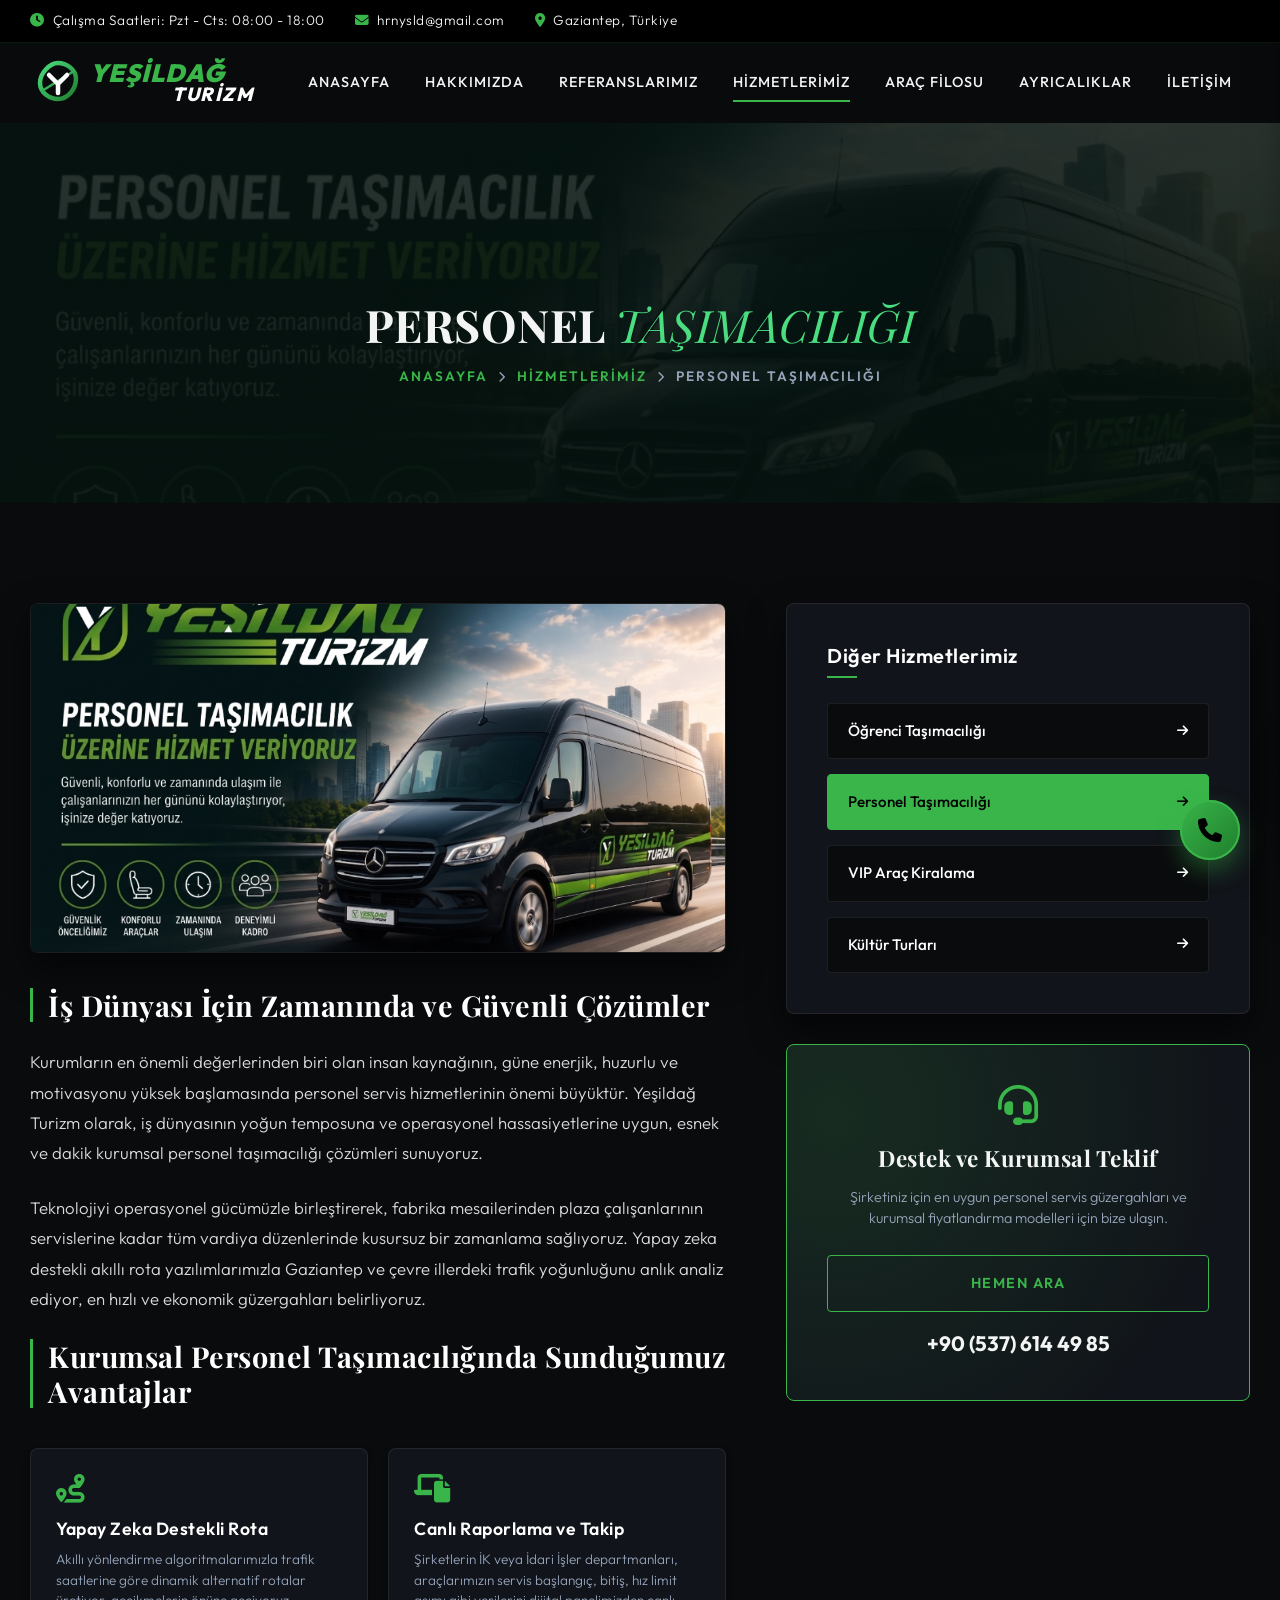
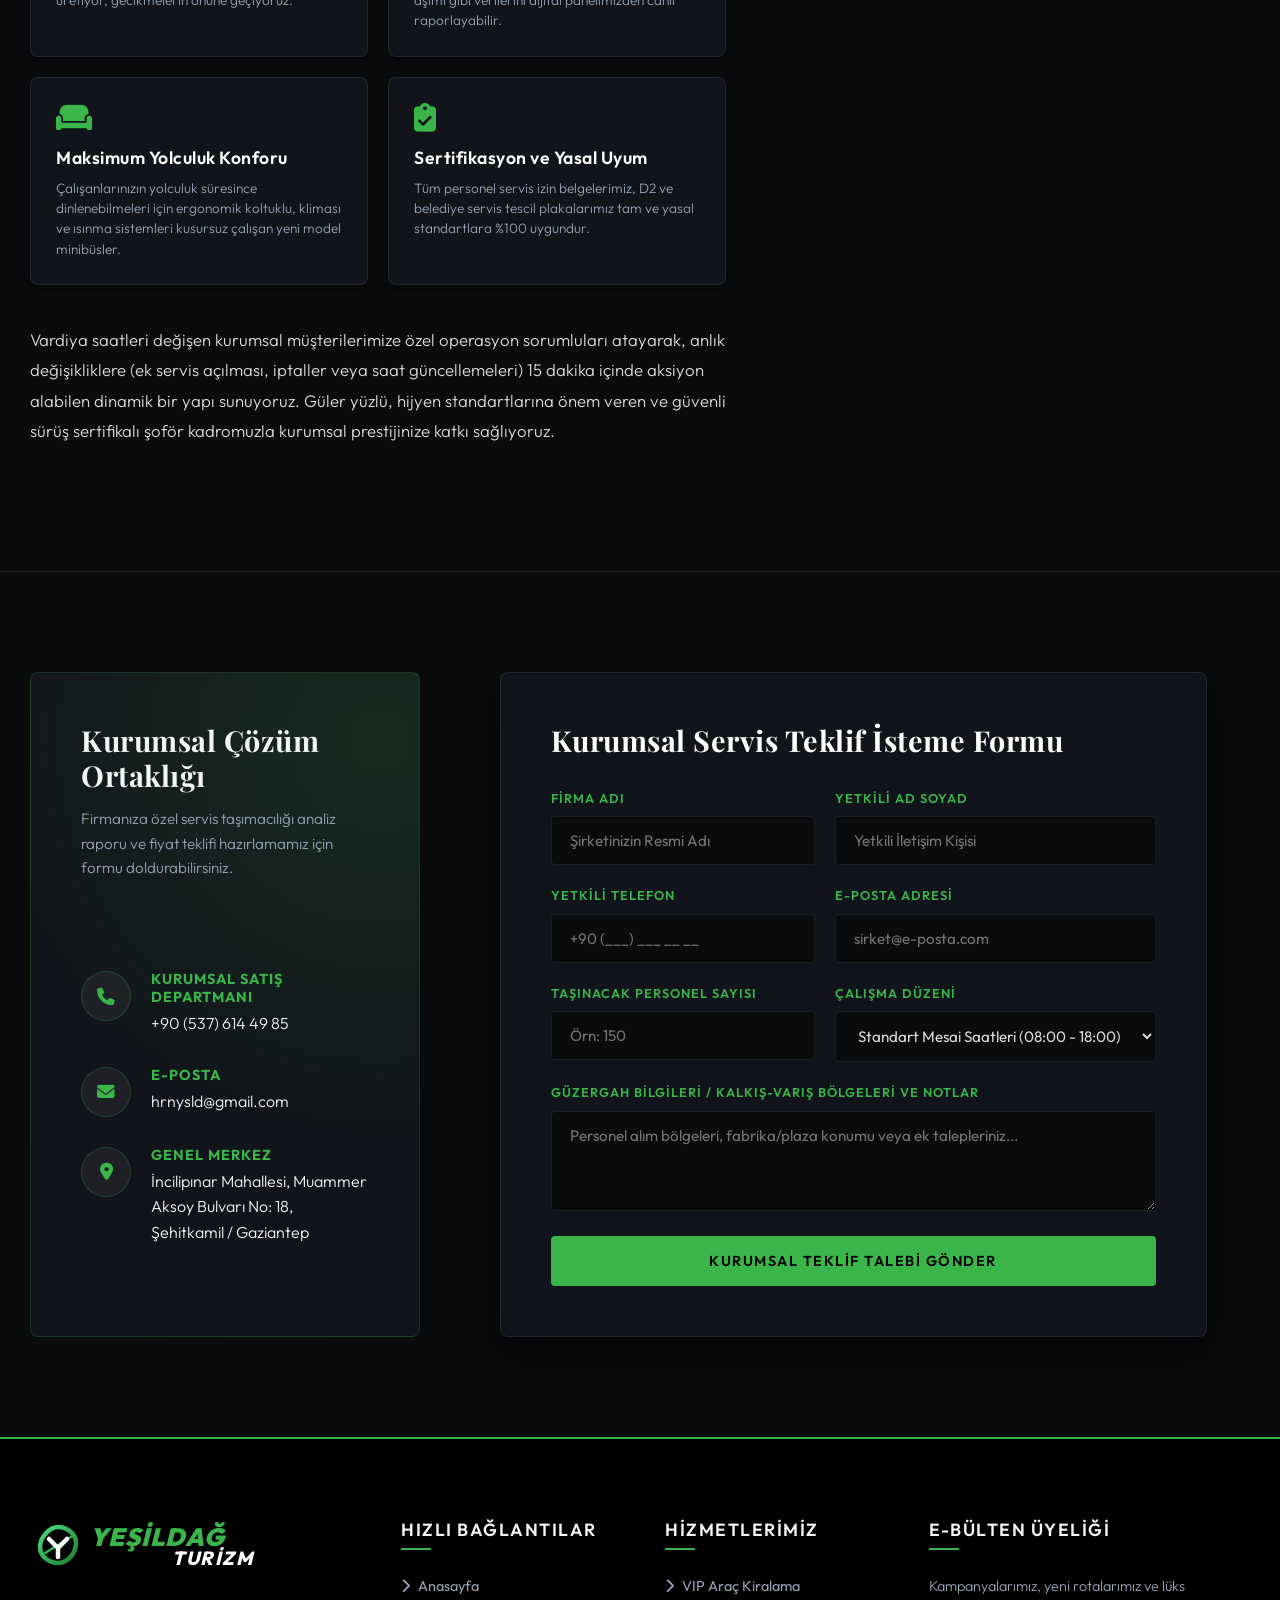
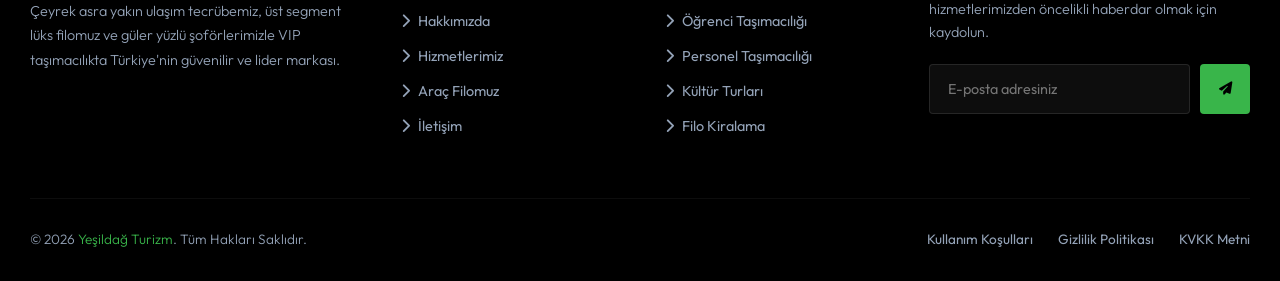
<file: personel-tasimaciligi.html>
<!DOCTYPE html>
<html lang="tr">
<head>
  <meta charset="UTF-8">
  <meta name="viewport" content="width=device-width, initial-scale=1.0">
  <title>Personel Taşımacılığı | Yeşildağ Turizm</title>
  <!-- SEO Meta Tags -->
  <meta name="description" content="Yeşildağ Turizm kurumsal personel servis taşımacılığı. Akıllı rota optimizasyonu, yüksek konsept lüks servis filomuzla işinize değer katıyoruz.">
  
  <!-- FontAwesome Icon Library CDN -->
  <link rel="stylesheet" href="https://cdnjs.cloudflare.com/ajax/libs/font-awesome/6.4.0/css/all.min.css">
  
  <!-- Custom CSS -->
  <link rel="stylesheet" href="css/style.css?v=1.8">
</head>
<body>

  <!-- TOPBAR -->
  <div class="topbar">
    <div class="container">
      <div class="topbar-info">
        <span><i class="fa-solid fa-clock"></i> Çalışma Saatleri: Pzt - Cts: 08:00 - 18:00</span>
        <span><i class="fa-solid fa-envelope"></i> hrnysld@gmail.com</span>
        <span><i class="fa-solid fa-location-dot"></i> Gaziantep, Türkiye</span>
      </div>

    </div>
  </div>

  <!-- HEADER & NAVIGATION -->
  <div class="header-wrapper sticky" style="position: sticky; top: 0; background-color: rgba(10, 11, 13, 0.98);">
     <div class="container">
       <header class="main-header" style="height: 80px;">
        <!-- Logo -->
        <a href="index.html" class="logo">
          <svg width="260" height="55" viewBox="0 0 260 55" fill="none" xmlns="http://www.w3.org/2000/svg" class="logo-svg">
            <defs>
              <linearGradient id="logoGreenGrad" x1="0%" y1="0%" x2="100%" y2="100%">
                <stop offset="0%" stop-color="#4ADE80" />
                <stop offset="100%" stop-color="#1E7E2C" />
              </linearGradient>
            </defs>
            <g transform="translate(0, 2)">
              <path d="M 28 6 C 36 6, 46 12, 46 22 C 46 32, 38 42, 28 42 C 20 42, 10 36, 10 26 C 10 16, 20 6, 28 6 Z" stroke="url(#logoGreenGrad)" stroke-width="4.5" stroke-linejoin="round" fill="none"/>
              <path d="M 12 34 L 44 14" stroke="url(#logoGreenGrad)" stroke-width="2.5" stroke-linecap="round"/>
              <path d="M 19 18 L 28 27 L 37 18 M 28 27 L 28 36" stroke="#FFFFFF" stroke-width="4.5" stroke-linecap="round" stroke-linejoin="round"/>
            </g>
            <text x="60" y="27" font-family="'Outfit', sans-serif" font-weight="900" font-size="25" fill="#39B54A" font-style="italic" letter-spacing="1">YEŞİLDAĞ</text>
            <g stroke="url(#logoGreenGrad)" stroke-width="2" stroke-linecap="round" opacity="0.9">
              <line x1="60" y1="36" x2="135" y2="36" />
              <line x1="72" y1="39" x2="135" y2="39" />
              <line x1="84" y1="42" x2="135" y2="42" />
              <line x1="96" y1="45" x2="135" y2="45" />
            </g>
            <text x="142" y="46" font-family="'Outfit', sans-serif" font-weight="800" font-size="19" fill="#FFFFFF" font-style="italic" letter-spacing="1.5">TURİZM</text>
          </svg>
        </a>

        <!-- Desktop Navigation -->
        <nav class="nav-menu">
          <a href="index.html" class="nav-link">ANASAYFA</a>
          <a href="index.html#about" class="nav-link">HAKKIMIZDA</a>
          <a href="index.html#references" class="nav-link">REFERANSLARIMIZ</a>
          <a href="index.html#services" class="nav-link active">HİZMETLERİMİZ</a>
          <a href="index.html#fleet" class="nav-link">ARAÇ FİLOSU</a>
          <a href="index.html#why-us" class="nav-link">AYRICALIKLAR</a>
          <a href="index.html#contact" class="nav-link">İLETİŞİM</a>
        </nav>

        <!-- Header CTA -->
        <div class="header-cta">
          <div class="mobile-menu-toggle" id="mobileMenuToggle" aria-label="Menü">
            <i class="fa-solid fa-bars"></i>
          </div>
        </div>
      </header>
    </div>
  </div>

  <!-- PAGE BANNER -->
  <section class="page-banner" style="background-image: url('assets/images/personel_tasimaciligi_afis.jpg');">
    <div class="page-banner-content">
      <h2 class="page-banner-title">PERSONEL <span>TAŞIMACILIĞI</span></h2>
      <div class="breadcrumbs">
        <a href="index.html">Anasayfa</a>
        <span><i class="fa-solid fa-chevron-right" style="font-size: 0.7rem;"></i></span>
        <a href="index.html#services">Hizmetlerimiz</a>
        <span><i class="fa-solid fa-chevron-right" style="font-size: 0.7rem;"></i></span>
        <span>Personel Taşımacılığı</span>
      </div>
    </div>
  </section>

  <!-- PAGE CONTENT -->
  <section class="page-content">
    <div class="container">
      <div class="service-detail-grid">
        
        <!-- Left Side: Main Content -->
        <div class="service-main-content">
          <img src="assets/images/personel_tasimaciligi_afis.jpg" alt="Profesyonel Kurumsal Personel Servis Taşımacılığı">
          
          <h3>İş Dünyası İçin Zamanında ve Güvenli Çözümler</h3>
          <p>
            Kurumların en önemli değerlerinden biri olan insan kaynağının, güne enerjik, huzurlu ve motivasyonu yüksek başlamasında personel servis hizmetlerinin önemi büyüktür. Yeşildağ Turizm olarak, iş dünyasının yoğun temposuna ve operasyonel hassasiyetlerine uygun, esnek ve dakik kurumsal personel taşımacılığı çözümleri sunuyoruz.
          </p>
          <p>
            Teknolojiyi operasyonel gücümüzle birleştirerek, fabrika mesailerinden plaza çalışanlarının servislerine kadar tüm vardiya düzenlerinde kusursuz bir zamanlama sağlıyoruz. Yapay zeka destekli akıllı rota yazılımlarımızla Gaziantep ve çevre illerdeki trafik yoğunluğunu anlık analiz ediyor, en hızlı ve ekonomik güzergahları belirliyoruz.
          </p>

          <h3>Kurumsal Personel Taşımacılığında Sunduğumuz Avantajlar</h3>
          <div class="service-features-list">
            
            <div class="service-feature-box">
              <i class="fa-solid fa-route"></i>
              <h4>Yapay Zeka Destekli Rota</h4>
              <p>Akıllı yönlendirme algoritmalarımızla trafik saatlerine göre dinamik alternatif rotalar üretiyor, gecikmelerin önüne geçiyoruz.</p>
            </div>

            <div class="service-feature-box">
              <i class="fa-solid fa-laptop-file"></i>
              <h4>Canlı Raporlama ve Takip</h4>
              <p>Şirketlerin İK veya İdari İşler departmanları, araçlarımızın servis başlangıç, bitiş, hız limit aşımı gibi verilerini dijital panelimizden canlı raporlayabilir.</p>
            </div>

            <div class="service-feature-box">
              <i class="fa-solid fa-couch"></i>
              <h4>Maksimum Yolculuk Konforu</h4>
              <p>Çalışanlarınızın yolculuk süresince dinlenebilmeleri için ergonomik koltuklu, kliması ve ısınma sistemleri kusursuz çalışan yeni model minibüsler.</p>
            </div>

            <div class="service-feature-box">
              <i class="fa-solid fa-clipboard-check"></i>
              <h4>Sertifikasyon ve Yasal Uyum</h4>
              <p>Tüm personel servis izin belgelerimiz, D2 ve belediye servis tescil plakalarımız tam ve yasal standartlara %100 uygundur.</p>
            </div>

          </div>

          <p>
            Vardiya saatleri değişen kurumsal müşterilerimize özel operasyon sorumluları atayarak, anlık değişikliklere (ek servis açılması, iptaller veya saat güncellemeleri) 15 dakika içinde aksiyon alabilen dinamik bir yapı sunuyoruz. Güler yüzlü, hijyen standartlarına önem veren ve güvenli sürüş sertifikalı şoför kadromuzla kurumsal prestijinize katkı sağlıyoruz.
          </p>
        </div>

        <!-- Right Side: Sidebar Widgets -->
        <div class="service-sidebar">
          
          <!-- Category Widget -->
          <div class="sidebar-box">
            <h3 class="sidebar-title">Diğer Hizmetlerimiz</h3>
            <ul class="sidebar-services-list">
              <li class="sidebar-service-item">
                <a href="ogrenci-tasimaciligi.html">Öğrenci Taşımacılığı <i class="fa-solid fa-arrow-right"></i></a>
              </li>
              <li class="sidebar-service-item active">
                <a href="personel-tasimaciligi.html">Personel Taşımacılığı <i class="fa-solid fa-arrow-right"></i></a>
              </li>
              <li class="sidebar-service-item">
                <a href="vip-transfer.html">VIP Araç Kiralama <i class="fa-solid fa-arrow-right"></i></a>
              </li>
              <li class="sidebar-service-item">
                <a href="kultur-turlari.html">Kültür Turları <i class="fa-solid fa-arrow-right"></i></a>
              </li>
            </ul>
          </div>

          <!-- Contact Sidebar Widget -->
          <div class="sidebar-cta-box">
            <i class="fa-solid fa-headset"></i>
            <h4>Destek ve Kurumsal Teklif</h4>
            <p>Şirketiniz için en uygun personel servis güzergahları ve kurumsal fiyatlandırma modelleri için bize ulaşın.</p>
            <a href="tel:+905376144985" class="btn btn-outline-gold" style="width: 100%;">HEMEN ARA</a>
            <span class="phone-num">+90 (537) 614 49 85</span>
          </div>

        </div>

      </div>
    </div>
  </section>

  <!-- İLETİŞİM & TEKLİF FORMU SECTION -->
  <section class="contact" id="contact" style="border-top: 1px solid var(--border-color);">
    <div class="container">
      <div class="contact-grid">
        
        <!-- Contact Info Panel -->
        <div class="contact-info-panel">
          <div class="contact-info-header">
            <h3>Kurumsal Çözüm Ortaklığı</h3>
            <p>Firmanıza özel servis taşımacılığı analiz raporu ve fiyat teklifi hazırlamamız için formu doldurabilirsiniz.</p>
          </div>

          <div class="contact-info-list">
            <div class="contact-info-item">
              <div class="contact-icon-box"><i class="fa-solid fa-phone"></i></div>
              <div class="contact-text-box">
                <h4>Kurumsal Satış Departmanı</h4>
                <p>+90 (537) 614 49 85</p>
              </div>
            </div>

            <div class="contact-info-item">
              <div class="contact-icon-box"><i class="fa-solid fa-envelope"></i></div>
              <div class="contact-text-box">
                <h4>E-Posta</h4>
                <p>hrnysld@gmail.com</p>
              </div>
            </div>

            <div class="contact-info-item">
              <div class="contact-icon-box"><i class="fa-solid fa-location-dot"></i></div>
              <div class="contact-text-box">
                <h4>Genel Merkez</h4>
                <p>İncilipınar Mahallesi, Muammer Aksoy Bulvarı No: 18, Şehitkamil / Gaziantep</p>
              </div>
            </div>
          </div>


        </div>

        <!-- Corporate Proposal Form Panel -->
        <div class="booking-panel">
          <h3 class="booking-panel-title">Kurumsal Servis Teklif İsteme Formu</h3>
          <form id="bookingForm">
            <div class="form-grid">
              
              <div class="form-group">
                <label for="companyName" class="form-label">Firma Adı</label>
                <input type="text" id="companyName" class="form-input" placeholder="Şirketinizin Resmi Adı" required>
              </div>

              <div class="form-group">
                <label for="fullName" class="form-label">Yetkili Ad Soyad</label>
                <input type="text" id="fullName" class="form-input" placeholder="Yetkili İletişim Kişisi" required>
              </div>

              <div class="form-group">
                <label for="phone" class="form-label">Yetkili Telefon</label>
                <input type="tel" id="phone" class="form-input" placeholder="+90 (___) ___ __ __" required>
              </div>

              <div class="form-group">
                <label for="email" class="form-label">E-Posta Adresi</label>
                <input type="email" id="email" class="form-input" placeholder="sirket@e-posta.com" required>
              </div>

              <div class="form-group">
                <label for="passengerCount" class="form-label">Taşınacak Personel Sayısı</label>
                <input type="number" id="passengerCount" class="form-input" min="10" max="2000" placeholder="Örn: 150">
              </div>

              <div class="form-group">
                <label for="serviceType" class="form-label">Çalışma Düzeni</label>
                <select id="serviceType" class="form-input">
                  <option value="staff">Standart Mesai Saatleri (08:00 - 18:00)</option>
                  <option value="shifts">Çoklu Vardiya Düzeni (3 Vardiya)</option>
                  <option value="both">Karışık / Esnek Çalışma Saatleri</option>
                </select>
              </div>

              <div class="form-group form-group-full">
                <label for="message" class="form-label">Güzergah Bilgileri / Kalkış-Varış Bölgeleri ve Notlar</label>
                <textarea id="message" class="form-input" placeholder="Personel alım bölgeleri, fabrika/plaza konumu veya ek talepleriniz..."></textarea>
              </div>

            </div>

            <button type="submit" class="btn btn-primary form-submit-btn">KURUMSAL TEKLİF TALEBİ GÖNDER</button>
          </form>
        </div>

      </div>
    </div>
  </section>

  <!-- FOOTER -->
  <footer class="footer">
    <div class="container">
      
      <div class="footer-top">
        
        <!-- Col 1: About info -->
        <div class="footer-col">
          <div class="logo footer-logo">
            <svg width="260" height="55" viewBox="0 0 260 55" fill="none" xmlns="http://www.w3.org/2000/svg" class="logo-svg">
              <defs>
                <linearGradient id="logoGreenGrad" x1="0%" y1="0%" x2="100%" y2="100%">
                  <stop offset="0%" stop-color="#4ADE80" />
                  <stop offset="100%" stop-color="#1E7E2C" />
                </linearGradient>
              </defs>
              <g transform="translate(0, 2)">
                <path d="M 28 6 C 36 6, 46 12, 46 22 C 46 32, 38 42, 28 42 C 20 42, 10 36, 10 26 C 10 16, 20 6, 28 6 Z" stroke="url(#logoGreenGrad)" stroke-width="4.5" stroke-linejoin="round" fill="none"/>
                <path d="M 12 34 L 44 14" stroke="url(#logoGreenGrad)" stroke-width="2.5" stroke-linecap="round"/>
                <path d="M 19 18 L 28 27 L 37 18 M 28 27 L 28 36" stroke="#FFFFFF" stroke-width="4.5" stroke-linecap="round" stroke-linejoin="round"/>
              </g>
              <text x="60" y="27" font-family="'Outfit', sans-serif" font-weight="900" font-size="25" fill="#39B54A" font-style="italic" letter-spacing="1">YEŞİLDAĞ</text>
              <g stroke="url(#logoGreenGrad)" stroke-width="2" stroke-linecap="round" opacity="0.9">
                <line x1="60" y1="36" x2="135" y2="36" />
                <line x1="72" y1="39" x2="135" y2="39" />
                <line x1="84" y1="42" x2="135" y2="42" />
                <line x1="96" y1="45" x2="135" y2="45" />
              </g>
              <text x="142" y="46" font-family="'Outfit', sans-serif" font-weight="800" font-size="19" fill="#FFFFFF" font-style="italic" letter-spacing="1.5">TURİZM</text>
            </svg>
          </div>
          <p class="footer-desc">
            Çeyrek asra yakın ulaşım tecrübemiz, üst segment lüks filomuz ve güler yüzlü şoförlerimizle VIP taşımacılıkta Türkiye'nin güvenilir ve lider markası.
          </p>
        </div>

        <!-- Col 2: Quick Links -->
        <div class="footer-col">
          <h3 class="footer-title">Hızlı Bağlantılar</h3>
          <ul class="footer-links">
            <li class="footer-link-item"><a href="index.html"><i class="fa-solid fa-chevron-right"></i> Anasayfa</a></li>
            <li class="footer-link-item"><a href="index.html#about"><i class="fa-solid fa-chevron-right"></i> Hakkımızda</a></li>
            <li class="footer-link-item"><a href="index.html#services"><i class="fa-solid fa-chevron-right"></i> Hizmetlerimiz</a></li>
            <li class="footer-link-item"><a href="index.html#fleet"><i class="fa-solid fa-chevron-right"></i> Araç Filomuz</a></li>
            <li class="footer-link-item"><a href="index.html#contact"><i class="fa-solid fa-chevron-right"></i> İletişim</a></li>
          </ul>
        </div>

        <!-- Col 3: Services Links -->
        <div class="footer-col">
          <h3 class="footer-title">Hizmetlerimiz</h3>
          <ul class="footer-links">
            <li class="footer-link-item"><a href="vip-transfer.html"><i class="fa-solid fa-chevron-right"></i> VIP Araç Kiralama</a></li>
            <li class="footer-link-item"><a href="ogrenci-tasimaciligi.html"><i class="fa-solid fa-chevron-right"></i> Öğrenci Taşımacılığı</a></li>
            <li class="footer-link-item"><a href="personel-tasimaciligi.html"><i class="fa-solid fa-chevron-right"></i> Personel Taşımacılığı</a></li>
            <li class="footer-link-item"><a href="kultur-turlari.html"><i class="fa-solid fa-chevron-right"></i> Kültür Turları</a></li>
            <li class="footer-link-item"><a href="index.html#fleet"><i class="fa-solid fa-chevron-right"></i> Filo Kiralama</a></li>
          </ul>
        </div>

        <!-- Col 4: Newsletter -->
        <div class="footer-col">
          <h3 class="footer-title">E-Bülten Üyeliği</h3>
          <p class="footer-newsletter-text">Kampanyalarımız, yeni rotalarımız ve lüks hizmetlerimizden öncelikli haberdar olmak için kaydolun.</p>
          <form class="newsletter-form">
            <input type="email" class="newsletter-input" placeholder="E-posta adresiniz" required aria-label="E-posta Adresi">
            <button type="submit" class="newsletter-btn" aria-label="Kayıt Ol"><i class="fa-solid fa-paper-plane"></i></button>
          </form>
        </div>

      </div>

      <div class="footer-bottom">
        <p class="copyright">&copy; 2026 <span>Yeşildağ Turizm</span>. Tüm Hakları Saklıdır.</p>
        <div class="footer-legal-links">
          <a href="#">Kullanım Koşulları</a>
          <a href="#">Gizlilik Politikası</a>
          <a href="#">KVKK Metni</a>
        </div>
      </div>

    </div>
  </footer>

  <!-- BACK TO TOP BUTTON -->
  <div class="back-to-top" id="backToTopBtn" aria-label="Yukarı Çık"><i class="fa-solid fa-arrow-up"></i></div>

  <!-- FLOATING CONTACT WIDGET -->
  <div class="floating-contact-btn" id="floatingContactBtn" aria-label="İletişim Paneli">
    <i class="fa-solid fa-phone"></i>
  </div>

  <!-- DRAWER OVERLAY -->
  <div class="drawer-overlay" id="drawerOverlay"></div>

  <!-- CONTACT SIDE DRAWER -->
  <div class="contact-drawer" id="contactDrawer">
    <button class="drawer-close" id="drawerCloseBtn" aria-label="Kapat">&times;</button>
    
    <div class="drawer-header">
      <h3 class="drawer-title">İletişim Bilgileri</h3>
      <span class="drawer-subtitle">Hızlı Erişim Hattı</span>
    </div>
    
    <div class="drawer-contact-list">
      
      <!-- Call -->
      <a href="tel:+905376144985" class="drawer-item" id="drawerCallLink">
        <div class="drawer-item-icon"><i class="fa-solid fa-phone"></i></div>
        <div class="drawer-item-content">
          <span class="drawer-item-label">Bizi Arayın</span>
          <span class="drawer-item-val">+90 (537) 614 49 85</span>
        </div>
      </a>
      
      <!-- WhatsApp -->
      <a href="https://wa.me/905376144985" target="_blank" class="drawer-item" id="drawerWhatsappLink">
        <div class="drawer-item-icon"><i class="fa-brands fa-whatsapp"></i></div>
        <div class="drawer-item-content">
          <span class="drawer-item-label">WhatsApp Hattı</span>
          <span class="drawer-item-val">Destek Alın</span>
        </div>
      </a>
      
      <!-- Mail -->
      <a href="mailto:hrnysld@gmail.com" class="drawer-item" id="drawerMailLink">
        <div class="drawer-item-icon"><i class="fa-solid fa-envelope"></i></div>
        <div class="drawer-item-content">
          <span class="drawer-item-label">E-Posta Gönderin</span>
          <span class="drawer-item-val">hrnysld@gmail.com</span>
        </div>
      </a>
      
    </div>
    

  </div>

  <!-- Custom JavaScript -->
  <script src="js/main.js?v=1.8"></script>
</body>
</html>
</file>
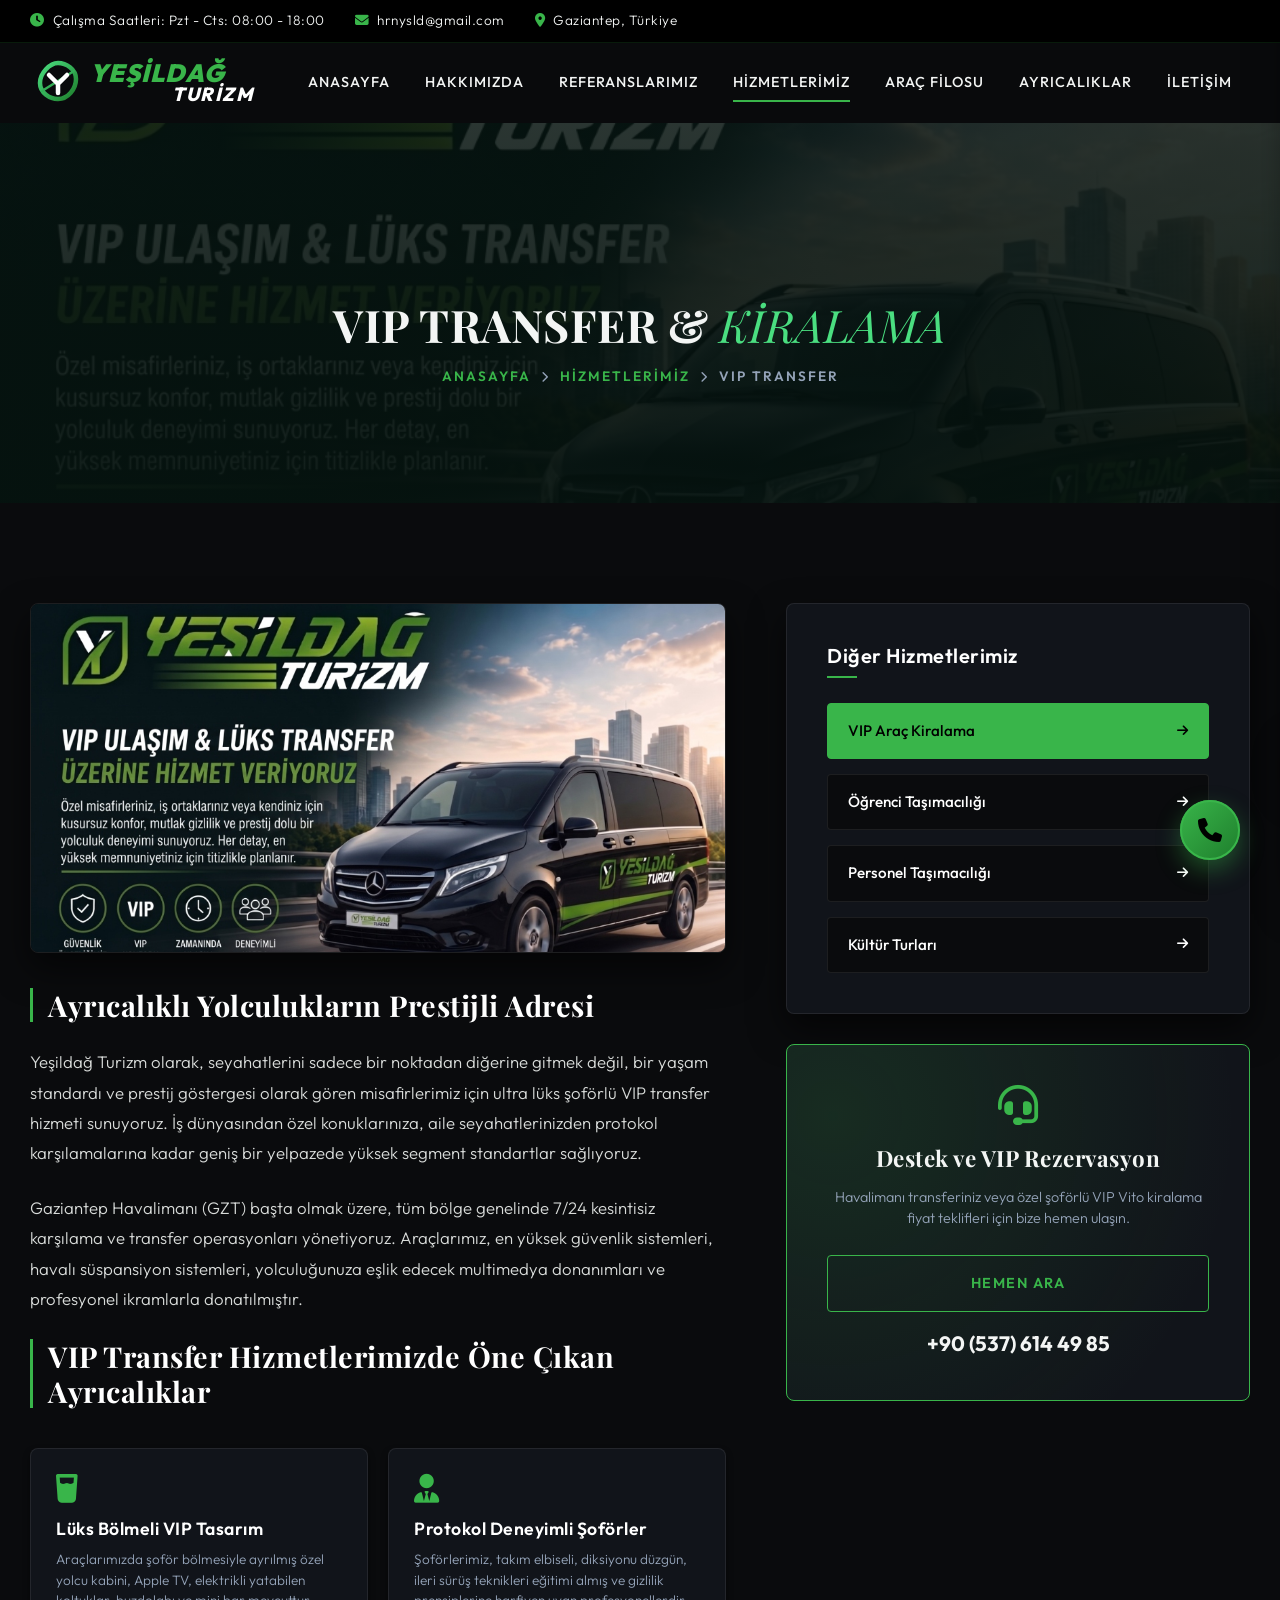
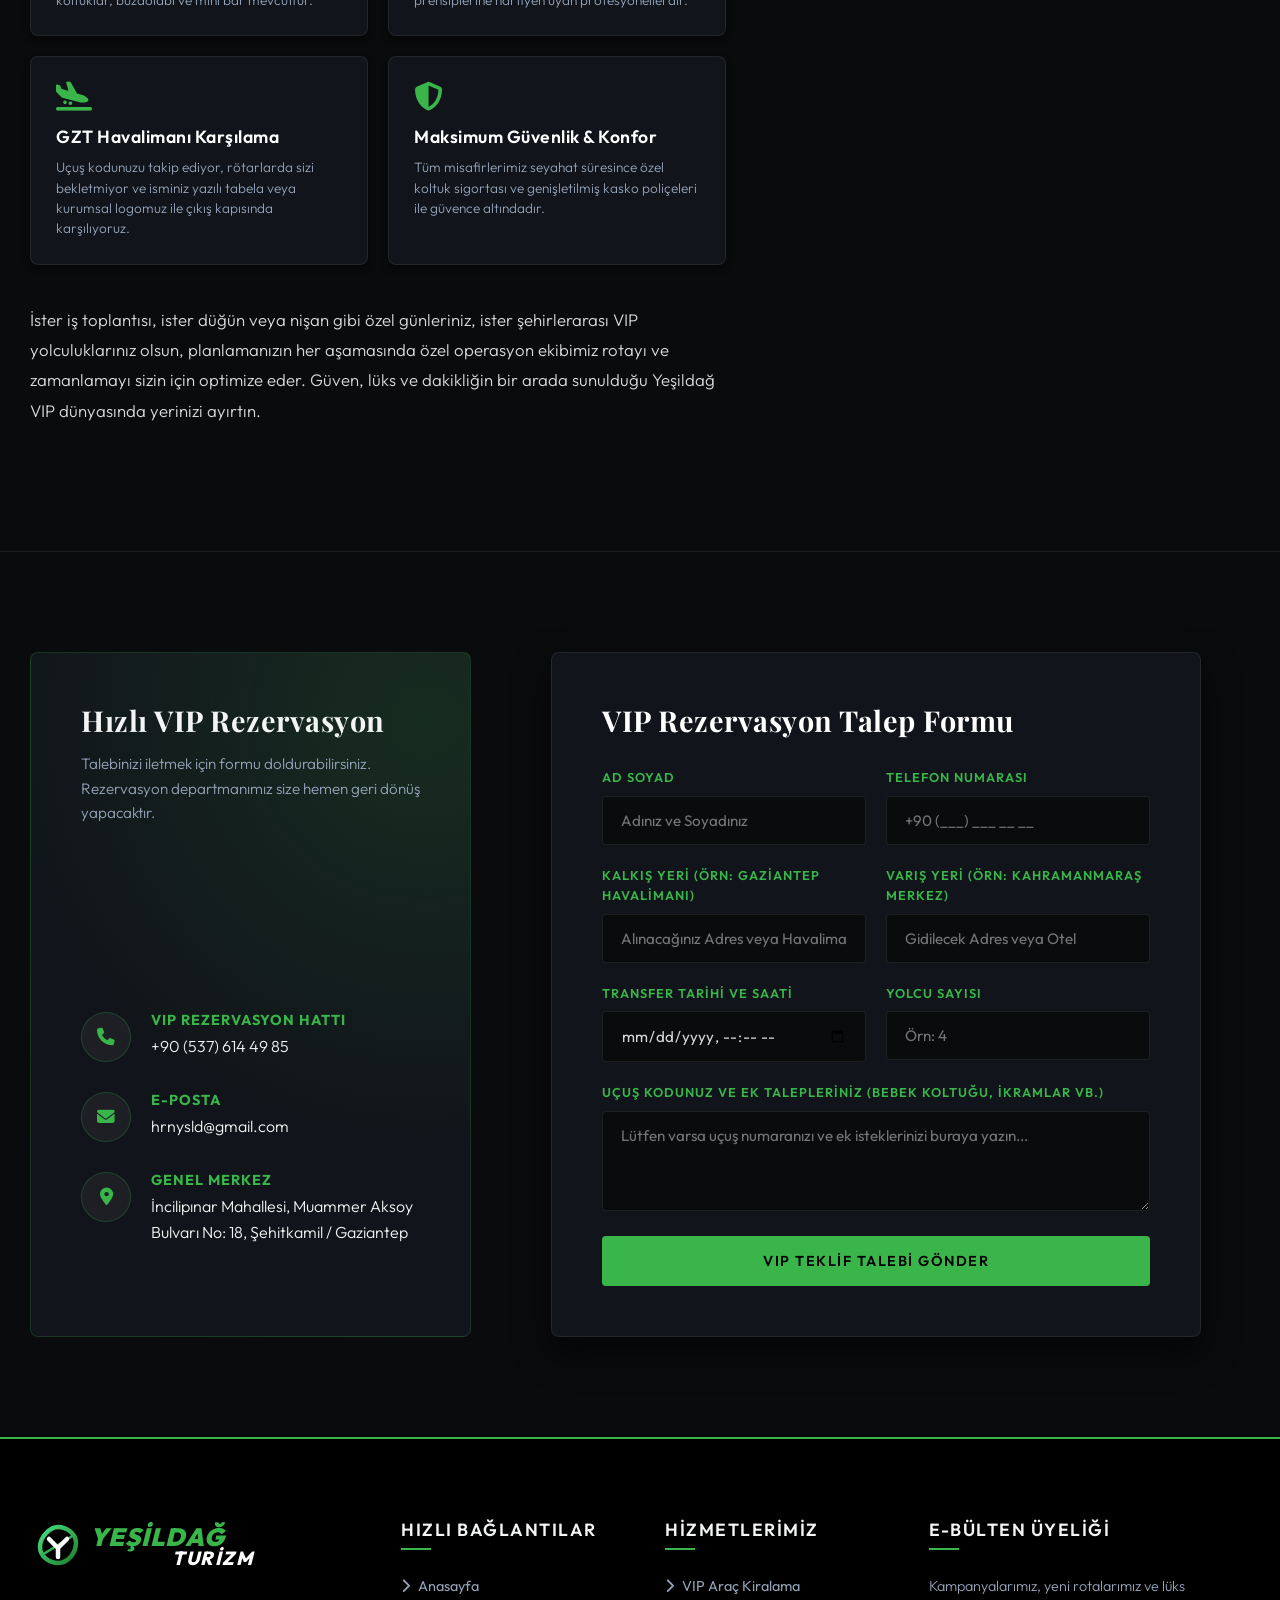
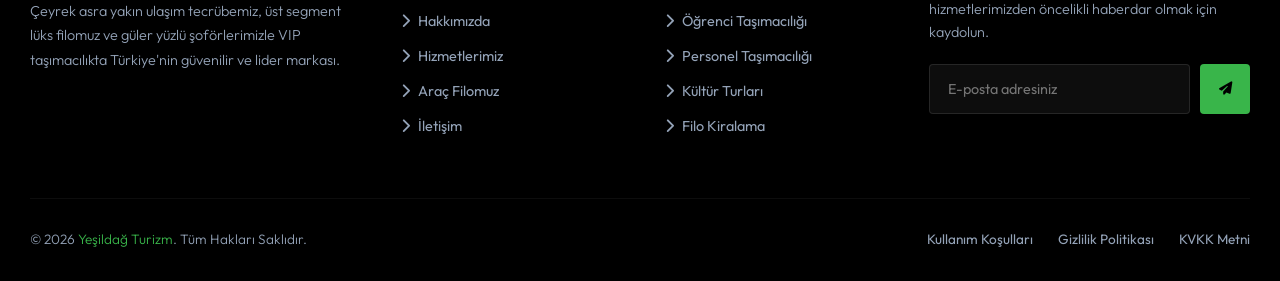
<file: vip-transfer.html>
<!DOCTYPE html>
<html lang="tr">
<head>
  <meta charset="UTF-8">
  <meta name="viewport" content="width=device-width, initial-scale=1.0">
  <title>VIP Transfer & Lüks Kiralama | Yeşildağ Turizm</title>
  <!-- SEO Meta Tags -->
  <meta name="description" content="Yeşildağ Turizm lüks VIP transfer ve şoförlü vip araç kiralama hizmetleri. Mercedes Vito VIP, havalimanı karşılama ve kurumsal protokol taşımacılığı Gaziantep.">
  
  <!-- FontAwesome Icon Library CDN -->
  <link rel="stylesheet" href="https://cdnjs.cloudflare.com/ajax/libs/font-awesome/6.4.0/css/all.min.css">
  
  <!-- Custom CSS -->
  <link rel="stylesheet" href="css/style.css?v=1.8">
</head>
<body>

  <!-- TOPBAR -->
  <div class="topbar">
    <div class="container">
      <div class="topbar-info">
        <span><i class="fa-solid fa-clock"></i> Çalışma Saatleri: Pzt - Cts: 08:00 - 18:00</span>
        <span><i class="fa-solid fa-envelope"></i> hrnysld@gmail.com</span>
        <span><i class="fa-solid fa-location-dot"></i> Gaziantep, Türkiye</span>
      </div>

    </div>
  </div>

  <!-- HEADER & NAVIGATION -->
  <div class="header-wrapper sticky" style="position: sticky; top: 0; background-color: rgba(10, 11, 13, 0.98);">
     <div class="container">
       <header class="main-header" style="height: 80px;">
        <!-- Logo -->
        <a href="index.html" class="logo">
          <svg width="260" height="55" viewBox="0 0 260 55" fill="none" xmlns="http://www.w3.org/2000/svg" class="logo-svg">
            <defs>
              <linearGradient id="logoGreenGrad" x1="0%" y1="0%" x2="100%" y2="100%">
                <stop offset="0%" stop-color="#4ADE80" />
                <stop offset="100%" stop-color="#1E7E2C" />
              </linearGradient>
            </defs>
            <g transform="translate(0, 2)">
              <path d="M 28 6 C 36 6, 46 12, 46 22 C 46 32, 38 42, 28 42 C 20 42, 10 36, 10 26 C 10 16, 20 6, 28 6 Z" stroke="url(#logoGreenGrad)" stroke-width="4.5" stroke-linejoin="round" fill="none"/>
              <path d="M 12 34 L 44 14" stroke="url(#logoGreenGrad)" stroke-width="2.5" stroke-linecap="round"/>
              <path d="M 19 18 L 28 27 L 37 18 M 28 27 L 28 36" stroke="#FFFFFF" stroke-width="4.5" stroke-linecap="round" stroke-linejoin="round"/>
            </g>
            <text x="60" y="27" font-family="'Outfit', sans-serif" font-weight="900" font-size="25" fill="#39B54A" font-style="italic" letter-spacing="1">YEŞİLDAĞ</text>
            <g stroke="url(#logoGreenGrad)" stroke-width="2" stroke-linecap="round" opacity="0.9">
              <line x1="60" y1="36" x2="135" y2="36" />
              <line x1="72" y1="39" x2="135" y2="39" />
              <line x1="84" y1="42" x2="135" y2="42" />
              <line x1="96" y1="45" x2="135" y2="45" />
            </g>
            <text x="142" y="46" font-family="'Outfit', sans-serif" font-weight="800" font-size="19" fill="#FFFFFF" font-style="italic" letter-spacing="1.5">TURİZM</text>
          </svg>
        </a>

        <!-- Desktop Navigation -->
        <nav class="nav-menu">
          <a href="index.html" class="nav-link">ANASAYFA</a>
          <a href="index.html#about" class="nav-link">HAKKIMIZDA</a>
          <a href="index.html#references" class="nav-link">REFERANSLARIMIZ</a>
          <a href="index.html#services" class="nav-link active">HİZMETLERİMİZ</a>
          <a href="index.html#fleet" class="nav-link">ARAÇ FİLOSU</a>
          <a href="index.html#why-us" class="nav-link">AYRICALIKLAR</a>
          <a href="index.html#contact" class="nav-link">İLETİŞİM</a>
        </nav>

        <!-- Header CTA -->
        <div class="header-cta">
          <div class="mobile-menu-toggle" id="mobileMenuToggle" aria-label="Menü">
            <i class="fa-solid fa-bars"></i>
          </div>
        </div>
      </header>
    </div>
  </div>

  <!-- PAGE BANNER -->
  <section class="page-banner" style="background-image: url('assets/images/vip_tasimacilik_afis.jpg');">
    <div class="page-banner-content">
      <h2 class="page-banner-title">VIP TRANSFER & <span>KİRALAMA</span></h2>
      <div class="breadcrumbs">
        <a href="index.html">Anasayfa</a>
        <span><i class="fa-solid fa-chevron-right" style="font-size: 0.7rem;"></i></span>
        <a href="index.html#services">Hizmetlerimiz</a>
        <span><i class="fa-solid fa-chevron-right" style="font-size: 0.7rem;"></i></span>
        <span>VIP Transfer</span>
      </div>
    </div>
  </section>

  <!-- PAGE CONTENT -->
  <section class="page-content">
    <div class="container">
      <div class="service-detail-grid">
        
        <!-- Left Side: Main Content -->
        <div class="service-main-content">
          <img src="assets/images/vip_tasimacilik_afis.jpg" alt="Mercedes-Benz Vito VIP Araç Kiralama">
          
          <h3>Ayrıcalıklı Yolculukların Prestijli Adresi</h3>
          <p>
            Yeşildağ Turizm olarak, seyahatlerini sadece bir noktadan diğerine gitmek değil, bir yaşam standardı ve prestij göstergesi olarak gören misafirlerimiz için ultra lüks şoförlü VIP transfer hizmeti sunuyoruz. İş dünyasından özel konuklarınıza, aile seyahatlerinizden protokol karşılamalarına kadar geniş bir yelpazede yüksek segment standartlar sağlıyoruz.
          </p>
          <p>
            Gaziantep Havalimanı (GZT) başta olmak üzere, tüm bölge genelinde 7/24 kesintisiz karşılama ve transfer operasyonları yönetiyoruz. Araçlarımız, en yüksek güvenlik sistemleri, havalı süspansiyon sistemleri, yolculuğunuza eşlik edecek multimedya donanımları ve profesyonel ikramlarla donatılmıştır.
          </p>

          <h3>VIP Transfer Hizmetlerimizde Öne Çıkan Ayrıcalıklar</h3>
          <div class="service-features-list">
            
            <div class="service-feature-box">
              <i class="fa-solid fa-glass-water"></i>
              <h4>Lüks Bölmeli VIP Tasarım</h4>
              <p>Araçlarımızda şoför bölmesiyle ayrılmış özel yolcu kabini, Apple TV, elektrikli yatabilen koltuklar, buzdolabı ve mini bar mevcuttur.</p>
            </div>

            <div class="service-feature-box">
              <i class="fa-solid fa-user-tie"></i>
              <h4>Protokol Deneyimli Şoförler</h4>
              <p>Şoförlerimiz, takım elbiseli, diksiyonu düzgün, ileri sürüş teknikleri eğitimi almış ve gizlilik prensiplerine harfiyen uyan profesyonellerdir.</p>
            </div>

            <div class="service-feature-box">
              <i class="fa-solid fa-plane-arrival"></i>
              <h4>GZT Havalimanı Karşılama</h4>
              <p>Uçuş kodunuzu takip ediyor, rötarlarda sizi bekletmiyor ve isminiz yazılı tabela veya kurumsal logomuz ile çıkış kapısında karşılıyoruz.</p>
            </div>

            <div class="service-feature-box">
              <i class="fa-solid fa-shield-halved"></i>
              <h4>Maksimum Güvenlik & Konfor</h4>
              <p>Tüm misafirlerimiz seyahat süresince özel koltuk sigortası ve genişletilmiş kasko poliçeleri ile güvence altındadır.</p>
            </div>

          </div>

          <p>
            İster iş toplantısı, ister düğün veya nişan gibi özel günleriniz, ister şehirlerarası VIP yolculuklarınız olsun, planlamanızın her aşamasında özel operasyon ekibimiz rotayı ve zamanlamayı sizin için optimize eder. Güven, lüks ve dakikliğin bir arada sunulduğu Yeşildağ VIP dünyasında yerinizi ayırtın.
          </p>
        </div>

        <!-- Right Side: Sidebar Widgets -->
        <div class="service-sidebar">
          
          <!-- Category Widget -->
          <div class="sidebar-box">
            <h3 class="sidebar-title">Diğer Hizmetlerimiz</h3>
            <ul class="sidebar-services-list">
              <li class="sidebar-service-item active">
                <a href="vip-transfer.html">VIP Araç Kiralama <i class="fa-solid fa-arrow-right"></i></a>
              </li>
              <li class="sidebar-service-item">
                <a href="ogrenci-tasimaciligi.html">Öğrenci Taşımacılığı <i class="fa-solid fa-arrow-right"></i></a>
              </li>
              <li class="sidebar-service-item">
                <a href="personel-tasimaciligi.html">Personel Taşımacılığı <i class="fa-solid fa-arrow-right"></i></a>
              </li>
              <li class="sidebar-service-item">
                <a href="kultur-turlari.html">Kültür Turları <i class="fa-solid fa-arrow-right"></i></a>
              </li>
            </ul>
          </div>

          <!-- Contact Sidebar Widget -->
          <div class="sidebar-cta-box">
            <i class="fa-solid fa-headset"></i>
            <h4>Destek ve VIP Rezervasyon</h4>
            <p>Havalimanı transferiniz veya özel şoförlü VIP Vito kiralama fiyat teklifleri için bize hemen ulaşın.</p>
            <a href="tel:+905376144985" class="btn btn-outline-gold" style="width: 100%;">HEMEN ARA</a>
            <span class="phone-num">+90 (537) 614 49 85</span>
          </div>

        </div>

      </div>
    </div>
  </section>

  <!-- İLETİŞİM & TEKLİF FORMU SECTION -->
  <section class="contact" id="contact" style="border-top: 1px solid var(--border-color);">
    <div class="container">
      <div class="contact-grid">
        
        <!-- Contact Info Panel -->
        <div class="contact-info-panel">
          <div class="contact-info-header">
            <h3>Hızlı VIP Rezervasyon</h3>
            <p>Talebinizi iletmek için formu doldurabilirsiniz. Rezervasyon departmanımız size hemen geri dönüş yapacaktır.</p>
          </div>

          <div class="contact-info-list">
            <div class="contact-info-item">
              <div class="contact-icon-box"><i class="fa-solid fa-phone"></i></div>
              <div class="contact-text-box">
                <h4>VIP Rezervasyon Hattı</h4>
                <p>+90 (537) 614 49 85</p>
              </div>
            </div>

            <div class="contact-info-item">
              <div class="contact-icon-box"><i class="fa-solid fa-envelope"></i></div>
              <div class="contact-text-box">
                <h4>E-Posta</h4>
                <p>hrnysld@gmail.com</p>
              </div>
            </div>

            <div class="contact-info-item">
              <div class="contact-icon-box"><i class="fa-solid fa-location-dot"></i></div>
              <div class="contact-text-box">
                <h4>Genel Merkez</h4>
                <p>İncilipınar Mahallesi, Muammer Aksoy Bulvarı No: 18, Şehitkamil / Gaziantep</p>
              </div>
            </div>
          </div>


        </div>

        <!-- Proposal Form Panel -->
        <div class="booking-panel">
          <h3 class="booking-panel-title">VIP Rezervasyon Talep Formu</h3>
          <form id="bookingForm">
            <div class="form-grid">
              
              <div class="form-group">
                <label for="fullName" class="form-label">Ad Soyad</label>
                <input type="text" id="fullName" class="form-input" placeholder="Adınız ve Soyadınız" required>
              </div>

              <div class="form-group">
                <label for="phone" class="form-label">Telefon Numarası</label>
                <input type="tel" id="phone" class="form-input" placeholder="+90 (___) ___ __ __" required>
              </div>

              <div class="form-group">
                <label for="pickupAddress" class="form-label">Kalkış Yeri (Örn: Gaziantep Havalimanı)</label>
                <input type="text" id="pickupAddress" class="form-input" placeholder="Alınacağınız Adres veya Havalimanı" required>
              </div>

              <div class="form-group">
                <label for="dropoffAddress" class="form-label">Varış Yeri (Örn: Kahramanmaraş Merkez)</label>
                <input type="text" id="dropoffAddress" class="form-input" placeholder="Gidilecek Adres veya Otel" required>
              </div>

              <div class="form-group">
                <label for="bookingDate" class="form-label">Transfer Tarihi ve Saati</label>
                <input type="datetime-local" id="bookingDate" class="form-input" required>
              </div>

              <div class="form-group">
                <label for="passengerCount" class="form-label">Yolcu Sayısı</label>
                <input type="number" id="passengerCount" class="form-input" min="1" max="100" placeholder="Örn: 4" required>
              </div>

              <div class="form-group form-group-full">
                <label for="message" class="form-label">Uçuş Kodunuz ve Ek Talepleriniz (Bebek koltuğu, ikramlar vb.)</label>
                <textarea id="message" class="form-input" placeholder="Lütfen varsa uçuş numaranızı ve ek isteklerinizi buraya yazın..."></textarea>
              </div>

            </div>

            <button type="submit" class="btn btn-primary form-submit-btn">VIP TEKLİF TALEBİ GÖNDER</button>
          </form>
        </div>

      </div>
    </div>
  </section>

  <!-- FOOTER -->
  <footer class="footer">
    <div class="container">
      
      <div class="footer-top">
        
        <!-- Col 1: About info -->
        <div class="footer-col">
          <div class="logo footer-logo">
            <svg width="260" height="55" viewBox="0 0 260 55" fill="none" xmlns="http://www.w3.org/2000/svg" class="logo-svg">
              <defs>
                <linearGradient id="logoGreenGrad" x1="0%" y1="0%" x2="100%" y2="100%">
                  <stop offset="0%" stop-color="#4ADE80" />
                  <stop offset="100%" stop-color="#1E7E2C" />
                </linearGradient>
              </defs>
              <g transform="translate(0, 2)">
                <path d="M 28 6 C 36 6, 46 12, 46 22 C 46 32, 38 42, 28 42 C 20 42, 10 36, 10 26 C 10 16, 20 6, 28 6 Z" stroke="url(#logoGreenGrad)" stroke-width="4.5" stroke-linejoin="round" fill="none"/>
                <path d="M 12 34 L 44 14" stroke="url(#logoGreenGrad)" stroke-width="2.5" stroke-linecap="round"/>
                <path d="M 19 18 L 28 27 L 37 18 M 28 27 L 28 36" stroke="#FFFFFF" stroke-width="4.5" stroke-linecap="round" stroke-linejoin="round"/>
              </g>
              <text x="60" y="27" font-family="'Outfit', sans-serif" font-weight="900" font-size="25" fill="#39B54A" font-style="italic" letter-spacing="1">YEŞİLDAĞ</text>
              <g stroke="url(#logoGreenGrad)" stroke-width="2" stroke-linecap="round" opacity="0.9">
                <line x1="60" y1="36" x2="135" y2="36" />
                <line x1="72" y1="39" x2="135" y2="39" />
                <line x1="84" y1="42" x2="135" y2="42" />
                <line x1="96" y1="45" x2="135" y2="45" />
              </g>
              <text x="142" y="46" font-family="'Outfit', sans-serif" font-weight="800" font-size="19" fill="#FFFFFF" font-style="italic" letter-spacing="1.5">TURİZM</text>
            </svg>
          </div>
          <p class="footer-desc">
            Çeyrek asra yakın ulaşım tecrübemiz, üst segment lüks filomuz ve güler yüzlü şoförlerimizle VIP taşımacılıkta Türkiye'nin güvenilir ve lider markası.
          </p>
        </div>

        <!-- Col 2: Quick Links -->
        <div class="footer-col">
          <h3 class="footer-title">Hızlı Bağlantılar</h3>
          <ul class="footer-links">
            <li class="footer-link-item"><a href="index.html"><i class="fa-solid fa-chevron-right"></i> Anasayfa</a></li>
            <li class="footer-link-item"><a href="index.html#about"><i class="fa-solid fa-chevron-right"></i> Hakkımızda</a></li>
            <li class="footer-link-item"><a href="index.html#services"><i class="fa-solid fa-chevron-right"></i> Hizmetlerimiz</a></li>
            <li class="footer-link-item"><a href="index.html#fleet"><i class="fa-solid fa-chevron-right"></i> Araç Filomuz</a></li>
            <li class="footer-link-item"><a href="index.html#contact"><i class="fa-solid fa-chevron-right"></i> İletişim</a></li>
          </ul>
        </div>

        <!-- Col 3: Services Links -->
        <div class="footer-col">
          <h3 class="footer-title">Hizmetlerimiz</h3>
          <ul class="footer-links">
            <li class="footer-link-item"><a href="vip-transfer.html"><i class="fa-solid fa-chevron-right"></i> VIP Araç Kiralama</a></li>
            <li class="footer-link-item"><a href="ogrenci-tasimaciligi.html"><i class="fa-solid fa-chevron-right"></i> Öğrenci Taşımacılığı</a></li>
            <li class="footer-link-item"><a href="personel-tasimaciligi.html"><i class="fa-solid fa-chevron-right"></i> Personel Taşımacılığı</a></li>
            <li class="footer-link-item"><a href="kultur-turlari.html"><i class="fa-solid fa-chevron-right"></i> Kültür Turları</a></li>
            <li class="footer-link-item"><a href="index.html#fleet"><i class="fa-solid fa-chevron-right"></i> Filo Kiralama</a></li>
          </ul>
        </div>

        <!-- Col 4: Newsletter -->
        <div class="footer-col">
          <h3 class="footer-title">E-Bülten Üyeliği</h3>
          <p class="footer-newsletter-text">Kampanyalarımız, yeni rotalarımız ve lüks hizmetlerimizden öncelikli haberdar olmak için kaydolun.</p>
          <form class="newsletter-form">
            <input type="email" class="newsletter-input" placeholder="E-posta adresiniz" required aria-label="E-posta Adresi">
            <button type="submit" class="newsletter-btn" aria-label="Kayıt Ol"><i class="fa-solid fa-paper-plane"></i></button>
          </form>
        </div>

      </div>

      <div class="footer-bottom">
        <p class="copyright">&copy; 2026 <span>Yeşildağ Turizm</span>. Tüm Hakları Saklıdır.</p>
        <div class="footer-legal-links">
          <a href="#">Kullanım Koşulları</a>
          <a href="#">Gizlilik Politikası</a>
          <a href="#">KVKK Metni</a>
        </div>
      </div>

    </div>
  </footer>

  <!-- BACK TO TOP BUTTON -->
  <div class="back-to-top" id="backToTopBtn" aria-label="Yukarı Çık"><i class="fa-solid fa-arrow-up"></i></div>

  <!-- FLOATING CONTACT WIDGET -->
  <div class="floating-contact-btn" id="floatingContactBtn" aria-label="İletişim Paneli">
    <i class="fa-solid fa-phone"></i>
  </div>

  <!-- DRAWER OVERLAY -->
  <div class="drawer-overlay" id="drawerOverlay"></div>

  <!-- CONTACT SIDE DRAWER -->
  <div class="contact-drawer" id="contactDrawer">
    <button class="drawer-close" id="drawerCloseBtn" aria-label="Kapat">&times;</button>
    
    <div class="drawer-header">
      <h3 class="drawer-title">İletişim Bilgileri</h3>
      <span class="drawer-subtitle">Hızlı Erişim Hattı</span>
    </div>
    
    <div class="drawer-contact-list">
      
      <!-- Call -->
      <a href="tel:+905376144985" class="drawer-item" id="drawerCallLink">
        <div class="drawer-item-icon"><i class="fa-solid fa-phone"></i></div>
        <div class="drawer-item-content">
          <span class="drawer-item-label">Bizi Arayın</span>
          <span class="drawer-item-val">+90 (537) 614 49 85</span>
        </div>
      </a>
      
      <!-- WhatsApp -->
      <a href="https://wa.me/905376144985" target="_blank" class="drawer-item" id="drawerWhatsappLink">
        <div class="drawer-item-icon"><i class="fa-brands fa-whatsapp"></i></div>
        <div class="drawer-item-content">
          <span class="drawer-item-label">WhatsApp Hattı</span>
          <span class="drawer-item-val">Destek Alın</span>
        </div>
      </a>
      
      <!-- Mail -->
      <a href="mailto:hrnysld@gmail.com" class="drawer-item" id="drawerMailLink">
        <div class="drawer-item-icon"><i class="fa-solid fa-envelope"></i></div>
        <div class="drawer-item-content">
          <span class="drawer-item-label">E-Posta Gönderin</span>
          <span class="drawer-item-val">hrnysld@gmail.com</span>
        </div>
      </a>
      
    </div>
    

  </div>

  <!-- Custom JavaScript -->
  <script src="js/main.js?v=1.8"></script>
</body>
</html>
</file>
<file: css/style.css>
/* 
   Yeşildağ Turizm - Luxury Transportation Service
   Design System & Style Sheet
*/

@import url('https://fonts.googleapis.com/css2?family=Outfit:wght@300;400;500;600;700;800&family=Playfair+Display:ital,wght@0,400;0,600;0,700;1,400&display=swap');

:root {
  /* Colors */
  --primary-color: #FFFFFF;       /* Clean luxury white for titles */
  --primary-light: #4ADE80;       /* Premium Green light */
  --primary-dark: #000000;        /* Absolute black */
  --accent-color: #39B54A;        /* Polished Corporate Green */
  --accent-light: #4ADE80;        /* Light accent green for hover states */
  --accent-dark: #1E7E2C;         /* Deep green */
  --text-dark: #D8DBD9;           /* Soft light metallic gray-white for paragraphs on dark bg */
  --text-light: #F3F5F4;          /* Off-white */
  --text-muted: #94A3B8;          /* Muted slate gray */
  --bg-light: #0A0B0D;            /* Deep obsidian dark background */
  --bg-dark: #000000;             /* Absolute black background */
  --bg-card: #11141A;             /* Luxury dark card/panel background */
  --border-color: rgba(255, 255, 255, 0.08); /* Subtle dark mode border */
  
  /* Fonts */
  --font-serif: 'Playfair Display', serif;
  --font-sans: 'Outfit', sans-serif;

  /* Transitions & Shadows */
  --transition-smooth: all 0.5s cubic-bezier(0.16, 1, 0.3, 1);
  --transition-fast: all 0.25s ease;
  --shadow-sm: 0 4px 6px rgba(0, 0, 0, 0.5);
  --shadow-md: 0 15px 35px rgba(0, 0, 0, 0.6);
  --shadow-lg: 0 25px 50px rgba(0, 0, 0, 0.8);
  
  /* Layout */
  --max-width: 1280px;
  --header-height: 100px;
}

/* Reset & Base Styles */
* {
  margin: 0;
  padding: 0;
  box-sizing: border-box;
  outline: none;
}

html {
  scroll-behavior: smooth;
}

body {
  font-family: var(--font-sans);
  background-color: var(--bg-light);
  color: var(--text-dark);
  line-height: 1.6;
  overflow-x: hidden;
}

/* Scrollbar Style */
::-webkit-scrollbar {
  width: 10px;
}
::-webkit-scrollbar-track {
  background: var(--bg-dark);
}
::-webkit-scrollbar-thumb {
  background: var(--accent-color);
  border: 2px solid var(--bg-dark);
  border-radius: 5px;
}
::-webkit-scrollbar-thumb:hover {
  background: var(--accent-light);
}

/* Typography & Global Elements */
h1, h2, h3, h4, h5, h6 {
  font-family: var(--font-serif);
  font-weight: 700;
  letter-spacing: 0.5px;
  line-height: 1.2;
}

p {
  font-weight: 300;
  color: var(--text-dark);
}

a {
  text-decoration: none;
  color: inherit;
  transition: var(--transition-fast);
}

ul {
  list-style: none;
}

img {
  max-width: 100%;
  height: auto;
  display: block;
}

/* Section Header styling */
.section-header {
  text-align: center;
  max-width: 700px;
  margin: 0 auto 60px auto;
}

.section-badge {
  font-family: var(--font-sans);
  font-size: 0.85rem;
  font-weight: 600;
  text-transform: uppercase;
  letter-spacing: 3px;
  color: var(--accent-color);
  display: inline-block;
  margin-bottom: 12px;
  position: relative;
  padding-bottom: 5px;
}

.section-badge::after {
  content: '';
  position: absolute;
  bottom: 0;
  left: 50%;
  transform: translateX(-50%);
  width: 40px;
  height: 1px;
  background-color: var(--accent-color);
}

.section-title {
  font-size: 2.5rem;
  color: var(--primary-color);
  margin-bottom: 20px;
  font-weight: 700;
}

.section-desc {
  font-size: 1.05rem;
  color: var(--text-muted);
}

/* Helper Utilities */
.container {
  width: 100%;
  max-width: var(--max-width);
  margin: 0 auto;
  padding: 0 30px;
}

.btn {
  display: inline-flex;
  align-items: center;
  justify-content: center;
  font-family: var(--font-sans);
  font-size: 0.9rem;
  font-weight: 600;
  text-transform: uppercase;
  letter-spacing: 1.5px;
  padding: 16px 36px;
  border-radius: 4px;
  cursor: pointer;
  position: relative;
  overflow: hidden;
  transition: var(--transition-smooth);
  z-index: 1;
}

.btn-primary {
  background-color: var(--accent-color);
  color: var(--bg-dark);
  border: 1px solid var(--accent-color);
}

.btn-primary::before {
  content: '';
  position: absolute;
  top: 0;
  left: -100%;
  width: 100%;
  height: 100%;
  background: linear-gradient(90deg, transparent, rgba(255, 255, 255, 0.2), transparent);
  transition: 0.5s;
  z-index: -1;
}

.btn-primary:hover::before {
  left: 100%;
}

.btn-primary:hover {
  background-color: var(--bg-dark);
  color: var(--accent-color);
  border-color: var(--accent-color);
  box-shadow: 0 10px 20px rgba(57, 181, 74, 0.15);
}

.btn-secondary {
  background-color: transparent;
  color: var(--text-light);
  border: 1px solid rgba(255, 255, 255, 0.3);
}

.btn-secondary:hover {
  background-color: var(--text-light);
  color: var(--bg-dark);
  border-color: var(--text-light);
}

.btn-outline-gold {
  background-color: transparent;
  color: var(--accent-color);
  border: 1px solid var(--accent-color);
}

.btn-outline-gold:hover {
  background-color: var(--accent-color);
  color: var(--bg-dark);
}

/* TOPBAR STYLING */
.topbar {
  background-color: var(--primary-dark);
  color: var(--text-light);
  font-size: 0.85rem;
  padding: 10px 0;
  border-bottom: 1px solid rgba(57, 181, 74, 0.15);
  font-weight: 300;
  letter-spacing: 0.5px;
}

.topbar .container {
  display: flex;
  justify-content: space-between;
  align-items: center;
}

.topbar-info {
  display: flex;
  gap: 30px;
}

.topbar-info span {
  display: flex;
  align-items: center;
  gap: 8px;
}

.topbar-info i {
  color: var(--accent-color);
}

.topbar-socials {
  display: flex;
  gap: 15px;
}

.topbar-socials a {
  opacity: 0.75;
}

.topbar-socials a:hover {
  opacity: 1;
  color: var(--accent-color);
}

/* HEADER & NAVIGATION */
.header-wrapper {
  position: absolute;
  top: 45px;
  left: 0;
  width: 100%;
  z-index: 100;
  transition: var(--transition-smooth);
}

.header-wrapper.sticky {
  position: fixed;
  top: 0;
  background-color: rgba(10, 11, 13, 0.96);
  backdrop-filter: blur(10px);
  -webkit-backdrop-filter: blur(10px);
  box-shadow: 0 10px 30px rgba(0, 0, 0, 0.5);
  border-bottom: 1px solid rgba(57, 181, 74, 0.1);
  animation: slideDown 0.5s ease-out;
}

@keyframes slideDown {
  from { transform: translateY(-100%); }
  to { transform: translateY(0); }
}

.header-wrapper.sticky .main-header {
  height: 80px;
}

.main-header {
  height: var(--header-height);
  display: flex;
  justify-content: space-between;
  align-items: center;
  transition: var(--transition-smooth);
}

/* LOGO */
.logo {
  display: flex;
  align-items: center;
  gap: 12px;
}

.logo-svg {
  max-width: 100%;
  height: auto;
  display: block;
}

.logo-icon {
  width: 50px;
  height: 50px;
  background: linear-gradient(135deg, var(--accent-color), var(--accent-dark));
  border-radius: 50%;
  display: flex;
  align-items: center;
  justify-content: center;
  font-family: var(--font-serif);
  font-weight: 700;
  font-size: 1.3rem;
  color: var(--primary-dark);
  box-shadow: 0 5px 15px rgba(57, 181, 74, 0.3);
  border: 2px solid rgba(255, 255, 255, 0.2);
}

.logo-text {
  display: flex;
  flex-direction: column;
}

.logo-title {
  font-family: var(--font-serif);
  font-size: 1.5rem;
  font-weight: 700;
  color: var(--text-light);
  letter-spacing: 1px;
  line-height: 1.1;
  text-transform: uppercase;
}

.logo-title span {
  color: var(--accent-color);
}

.logo-subtitle {
  font-size: 0.7rem;
  color: var(--accent-color);
  letter-spacing: 4px;
  text-transform: uppercase;
}

/* Navigation Links */
.nav-menu {
  display: flex;
  gap: 35px;
}

.nav-link {
  font-size: 0.9rem;
  font-weight: 500;
  letter-spacing: 1px;
  color: var(--text-light);
  text-transform: uppercase;
  position: relative;
  padding: 8px 0;
}

.nav-link::after {
  content: '';
  position: absolute;
  bottom: 0;
  left: 0;
  width: 0;
  height: 2px;
  background-color: var(--accent-color);
  transition: var(--transition-fast);
}

.nav-link:hover::after,
.nav-link.active::after {
  width: 100%;
}

.nav-link:hover {
  color: var(--accent-color);
}

.header-cta {
  display: flex;
  align-items: center;
  gap: 20px;
}

.phone-cta {
  display: flex;
  align-items: center;
  gap: 12px;
  color: var(--text-light);
  background-color: rgba(255, 255, 255, 0.05);
  border: 1px solid rgba(255, 255, 255, 0.1);
  padding: 10px 20px;
  border-radius: 30px;
  transition: var(--transition-smooth);
}

.phone-cta:hover {
  background-color: rgba(57, 181, 74, 0.1);
  border-color: var(--accent-color);
  transform: translateY(-2px);
}

.phone-cta i {
  color: var(--accent-color);
  font-size: 1.1rem;
}

.phone-cta-text {
  display: flex;
  flex-direction: column;
}

.phone-cta-label {
  font-size: 0.65rem;
  color: var(--accent-color);
  text-transform: uppercase;
  letter-spacing: 1px;
}

.phone-cta-number {
  font-size: 0.95rem;
  font-weight: 600;
}

.mobile-menu-toggle {
  display: none;
  font-size: 1.5rem;
  color: var(--text-light);
  cursor: pointer;
}

/* HERO SECTION WITH SLIDER */
.hero {
  position: relative;
  height: 100vh;
  width: 100%;
  overflow: hidden;
  background-color: var(--bg-dark);
}

.hero-slider {
  width: 100%;
  height: 100%;
  position: relative;
}

.slide {
  position: absolute;
  top: 0;
  left: 0;
  width: 100%;
  height: 100%;
  opacity: 0;
  visibility: hidden;
  transition: opacity 1.2s ease-in-out, visibility 1.2s;
  z-index: 1;
}

.slide.active {
  opacity: 1;
  visibility: visible;
  z-index: 2;
}

.slide-bg {
  position: absolute;
  top: 0;
  left: 0;
  width: 100%;
  height: 100%;
  background-size: cover;
  background-position: center;
  transform: scale(1.1);
  transition: transform 8s ease-out;
}

.slide.active .slide-bg {
  transform: scale(1);
}

.slide::after {
  content: '';
  position: absolute;
  top: 0;
  left: 0;
  width: 100%;
  height: 100%;
  background: linear-gradient(to bottom, rgba(0, 0, 0, 0.75) 0%, rgba(0, 0, 0, 0.4) 50%, rgba(0, 0, 0, 0.9) 100%);
  z-index: 3;
}

.slide-content {
  position: absolute;
  top: 50%;
  left: 50%;
  transform: translate(-50%, -45%);
  width: 100%;
  max-width: var(--max-width);
  padding: 0 30px;
  z-index: 4;
  text-align: center;
  color: var(--text-light);
  opacity: 0;
  transition: transform 1.2s cubic-bezier(0.16, 1, 0.3, 1), opacity 1.2s ease;
}

.slide.active .slide-content {
  opacity: 1;
  transform: translate(-50%, -50%);
}

.slide-subtitle {
  font-family: var(--font-sans);
  font-size: 0.95rem;
  font-weight: 600;
  text-transform: uppercase;
  color: var(--accent-color);
  letter-spacing: 4px;
  margin-bottom: 20px;
  transform: translateY(30px);
  opacity: 0;
  transition: all 0.8s cubic-bezier(0.16, 1, 0.3, 1) 0.3s;
}

.slide.active .slide-subtitle {
  opacity: 1;
  transform: translateY(0);
}

.slide-title {
  font-size: 4rem;
  font-weight: 700;
  line-height: 1.1;
  margin-bottom: 25px;
  transform: translateY(40px);
  opacity: 0;
  transition: all 0.8s cubic-bezier(0.16, 1, 0.3, 1) 0.5s;
}

.slide.active .slide-title {
  opacity: 1;
  transform: translateY(0);
}

.slide-title span {
  font-family: var(--font-serif);
  font-style: italic;
  font-weight: 400;
  color: var(--accent-light);
}

.slide-desc {
  font-size: 1.15rem;
  max-width: 700px;
  margin: 0 auto 40px auto;
  color: rgba(243, 245, 244, 0.8);
  font-weight: 300;
  transform: translateY(40px);
  opacity: 0;
  transition: all 0.8s cubic-bezier(0.16, 1, 0.3, 1) 0.7s;
}

.slide.active .slide-desc {
  opacity: 1;
  transform: translateY(0);
}

.slide-buttons {
  display: flex;
  gap: 20px;
  justify-content: center;
  transform: translateY(40px);
  opacity: 0;
  transition: all 0.8s cubic-bezier(0.16, 1, 0.3, 1) 0.9s;
}

.slide.active .slide-buttons {
  opacity: 1;
  transform: translateY(0);
}

/* Slider Controls */
.slider-arrow {
  position: absolute;
  top: 50%;
  transform: translateY(-50%);
  width: 60px;
  height: 60px;
  border-radius: 50%;
  background-color: rgba(255, 255, 255, 0.05);
  border: 1px solid rgba(255, 255, 255, 0.15);
  color: var(--text-light);
  display: flex;
  align-items: center;
  justify-content: center;
  font-size: 1.2rem;
  cursor: pointer;
  z-index: 10;
  transition: var(--transition-smooth);
}

.slider-arrow:hover {
  background-color: var(--accent-color);
  color: var(--bg-dark);
  border-color: var(--accent-color);
  box-shadow: 0 10px 20px rgba(57, 181, 74, 0.2);
}

.slider-arrow-prev {
  left: 40px;
}

.slider-arrow-next {
  right: 40px;
}

.slider-dots {
  position: absolute;
  bottom: 120px;
  left: 50%;
  transform: translateX(-50%);
  display: flex;
  gap: 12px;
  z-index: 10;
}

.slider-dot {
  width: 12px;
  height: 12px;
  border-radius: 50%;
  background-color: rgba(255, 255, 255, 0.3);
  cursor: pointer;
  transition: var(--transition-smooth);
}

.slider-dot.active {
  background-color: var(--accent-color);
  width: 32px;
  border-radius: 6px;
}

/* FLOATING SERVICES SECTION (Overlapping Hero) */
.float-services {
  position: relative;
  z-index: 20;
  margin-top: -80px; /* Overlap effect */
  padding-bottom: 60px;
}

.float-grid {
  display: grid;
  grid-template-columns: repeat(5, 1fr);
  gap: 15px;
}

.float-card {
  background: rgba(17, 20, 26, 0.75);
  backdrop-filter: blur(15px);
  -webkit-backdrop-filter: blur(15px);
  border: 1px solid rgba(57, 181, 74, 0.2);
  padding: 35px 25px;
  border-radius: 8px;
  text-align: center;
  color: var(--text-light);
  box-shadow: var(--shadow-lg);
  transition: var(--transition-smooth);
  display: flex;
  flex-direction: column;
  align-items: center;
}

.float-card:hover {
  transform: translateY(-15px);
  background: rgba(26, 30, 39, 0.98);
  border-color: var(--accent-color);
  box-shadow: 0 20px 40px rgba(57, 181, 74, 0.25);
}

.float-icon {
  width: 70px;
  height: 70px;
  background: rgba(255, 255, 255, 0.05);
  border: 1px solid rgba(57, 181, 74, 0.2);
  border-radius: 50%;
  display: flex;
  align-items: center;
  justify-content: center;
  margin-bottom: 25px;
  color: var(--accent-color);
  font-size: 1.8rem;
  transition: var(--transition-smooth);
}

.float-card:hover .float-icon {
  background: var(--accent-color);
  color: var(--primary-dark);
  transform: rotateY(180deg);
  box-shadow: 0 8px 20px rgba(57, 181, 74, 0.3);
}

.float-title {
  font-family: var(--font-sans);
  font-weight: 600;
  font-size: 1.05rem;
  line-height: 1.3;
  margin-bottom: 12px;
  letter-spacing: 0.5px;
}

.float-desc {
  font-size: 0.8rem;
  color: var(--text-muted);
  font-weight: 300;
  line-height: 1.5;
}

/* REFERENCES SECTION */
.references {
  padding: 100px 0 80px 0;
  background-color: var(--bg-card);
  position: relative;
  border-bottom: 1px solid var(--border-color);
}

.references-grid {
  display: grid;
  grid-template-columns: repeat(auto-fit, minmax(220px, 1fr));
  gap: 20px;
}

.reference-card {
  background-color: rgba(255, 255, 255, 0.02);
  border: 1px solid rgba(255, 255, 255, 0.05);
  border-radius: 8px;
  padding: 25px 20px;
  display: flex;
  align-items: center;
  gap: 15px;
  transition: var(--transition-smooth);
  cursor: default;
}

.reference-card:hover {
  background-color: rgba(57, 181, 74, 0.05);
  border-color: var(--accent-color);
  transform: translateY(-5px);
  box-shadow: var(--shadow-md);
}

.reference-icon {
  font-size: 1.4rem;
  color: var(--accent-color);
  width: 45px;
  height: 45px;
  border-radius: 50%;
  background-color: rgba(57, 181, 74, 0.08);
  display: flex;
  align-items: center;
  justify-content: center;
  transition: var(--transition-smooth);
  flex-shrink: 0;
}

.reference-card:hover .reference-icon {
  background-color: var(--accent-color);
  color: var(--bg-dark);
  transform: rotate(360deg);
}

.reference-name {
  font-family: var(--font-sans);
  font-size: 1rem;
  font-weight: 600;
  color: var(--text-light);
  transition: var(--transition-smooth);
}

.reference-card:hover .reference-name {
  color: #FFFFFF;
}

/* ABOUT SECTION */
.about {
  padding: 100px 0;
  background-color: var(--bg-light);
}

.about-grid {
  display: grid;
  grid-template-columns: 1.1fr 0.9fr;
  gap: 80px;
  align-items: center;
}

.about-images {
  display: grid;
  grid-template-columns: repeat(12, 1fr);
  grid-template-rows: repeat(12, 1fr);
  height: 550px;
}

.about-img-large {
  grid-column: 1 / 10;
  grid-row: 1 / 11;
  border-radius: 8px;
  overflow: hidden;
  box-shadow: var(--shadow-md);
  border: 4px solid var(--bg-card);
  position: relative;
}

.about-img-large img {
  width: 100%;
  height: 100%;
  object-fit: cover;
  transition: var(--transition-smooth);
}

.about-img-large:hover img {
  transform: scale(1.05);
}

.about-img-small {
  grid-column: 7 / 13;
  grid-row: 6 / 13;
  border-radius: 8px;
  overflow: hidden;
  box-shadow: var(--shadow-lg);
  border: 6px solid var(--bg-card);
  z-index: 5;
  position: relative;
}

.about-img-small img {
  width: 100%;
  height: 100%;
  object-fit: cover;
  transition: var(--transition-smooth);
}

.about-img-small:hover img {
  transform: scale(1.05);
}

.experience-badge {
  position: absolute;
  bottom: -30px;
  left: -30px;
  background-color: var(--accent-color);
  color: var(--bg-dark);
  border: 2px solid var(--accent-light);
  padding: 30px;
  border-radius: 8px;
  box-shadow: var(--shadow-lg);
  z-index: 10;
  text-align: center;
}

.experience-years {
  font-family: var(--font-serif);
  font-size: 3rem;
  font-weight: 700;
  line-height: 1;
  color: var(--bg-dark);
  display: block;
}

.experience-text {
  font-size: 0.8rem;
  text-transform: uppercase;
  letter-spacing: 2px;
  display: block;
  margin-top: 5px;
}

.about-content {
  padding-left: 20px;
}

.about-text {
  color: var(--text-muted);
  font-size: 1.05rem;
  margin-bottom: 30px;
  font-weight: 300;
}

.about-features {
  display: grid;
  grid-template-columns: 1fr 1fr;
  gap: 25px;
  margin-bottom: 40px;
}

.about-feature-item {
  display: flex;
  align-items: flex-start;
  gap: 15px;
}

.about-feature-icon {
  color: var(--accent-color);
  font-size: 1.2rem;
  margin-top: 3px;
}

.about-feature-title {
  font-family: var(--font-sans);
  font-size: 1.05rem;
  font-weight: 600;
  color: var(--primary-color);
  margin-bottom: 5px;
}

.about-feature-desc {
  font-size: 0.85rem;
  color: var(--text-muted);
  font-weight: 300;
}

/* SERVICES DETAILED SECTION */
.services {
  padding: 100px 0;
  background-color: var(--bg-card);
}

.services-grid {
  display: grid;
  grid-template-columns: repeat(3, 1fr);
  gap: 30px;
}

.service-card {
  background-color: var(--bg-light);
  border: 1px solid var(--border-color);
  border-radius: 8px;
  overflow: hidden;
  box-shadow: var(--shadow-sm);
  transition: var(--transition-smooth);
}

.service-card:hover {
  transform: translateY(-10px);
  box-shadow: var(--shadow-lg);
  border-color: rgba(57, 181, 74, 0.3);
}

.service-card-img {
  height: 240px;
  position: relative;
  overflow: hidden;
}

.service-card-img img {
  width: 100%;
  height: 100%;
  object-fit: cover;
  transition: var(--transition-smooth);
}

.service-card:hover .service-card-img img {
  transform: scale(1.1);
}

.service-card-img::after {
  content: '';
  position: absolute;
  top: 0;
  left: 0;
  width: 100%;
  height: 100%;
  background: linear-gradient(to bottom, transparent 60%, rgba(7, 44, 36, 0.8) 100%);
}

.service-icon-floating {
  position: absolute;
  bottom: 20px;
  right: 20px;
  width: 50px;
  height: 50px;
  background-color: var(--accent-color);
  color: var(--bg-dark);
  border-radius: 50%;
  display: flex;
  align-items: center;
  justify-content: center;
  font-size: 1.2rem;
  z-index: 5;
  box-shadow: var(--shadow-md);
  transition: var(--transition-smooth);
}

.service-card:hover .service-icon-floating {
  background-color: var(--primary-color);
  color: var(--accent-color);
  transform: scale(1.1);
}

.service-card-content {
  padding: 30px;
}

.service-card-title {
  font-size: 1.4rem;
  color: var(--primary-color);
  margin-bottom: 15px;
  font-weight: 700;
}

.service-card-desc {
  font-size: 0.95rem;
  color: var(--text-muted);
  margin-bottom: 20px;
  font-weight: 300;
}

.service-card-link {
  font-family: var(--font-sans);
  font-size: 0.85rem;
  font-weight: 600;
  text-transform: uppercase;
  letter-spacing: 1px;
  color: var(--primary-color);
  display: inline-flex;
  align-items: center;
  gap: 8px;
}

.service-card-link i {
  font-size: 0.8rem;
  transition: var(--transition-fast);
}

.service-card:hover .service-card-link {
  color: var(--accent-color);
}

.service-card:hover .service-card-link i {
  transform: translateX(5px);
}

/* WHY CHOOSE US (STATS & CORE VALUES) */
.why-us {
  position: relative;
  background-color: var(--bg-dark);
  color: var(--text-light);
  padding: 100px 0;
  background-image: radial-gradient(circle at 10% 20%, rgba(57, 181, 74, 0.08) 0%, transparent 50%);
}

.why-us-grid {
  display: grid;
  grid-template-columns: 1fr 1fr;
  gap: 80px;
  align-items: center;
}

.why-us-content {
  padding-right: 20px;
}

.why-us-content .section-title {
  color: var(--text-light);
}

.why-us-cards {
  display: grid;
  grid-template-columns: 1fr 1fr;
  gap: 25px;
}

.why-us-card {
  background-color: rgba(255, 255, 255, 0.02);
  border: 1px solid rgba(255, 255, 255, 0.05);
  padding: 35px 25px;
  border-radius: 8px;
  transition: var(--transition-smooth);
  position: relative;
  overflow: hidden;
}

.why-us-card::before {
  content: '';
  position: absolute;
  top: 0;
  left: 0;
  width: 4px;
  height: 0;
  background-color: var(--accent-color);
  transition: var(--transition-smooth);
}

.why-us-card:hover::before {
  height: 100%;
}

.why-us-card:hover {
  background-color: rgba(255, 255, 255, 0.05);
  border-color: rgba(57, 181, 74, 0.25);
  transform: translateY(-5px);
}

.why-us-icon {
  font-size: 2rem;
  color: var(--accent-color);
  margin-bottom: 20px;
}

.why-us-card-title {
  font-family: var(--font-sans);
  font-size: 1.15rem;
  font-weight: 600;
  margin-bottom: 10px;
}

.why-us-card-desc {
  font-size: 0.85rem;
  color: var(--text-muted);
  font-weight: 300;
}

/* VEHICLE FLEET SECTION */
.fleet {
  padding: 100px 0;
  background-color: var(--bg-light);
}

.fleet-filter {
  display: flex;
  justify-content: center;
  gap: 15px;
  margin-bottom: 50px;
}

.filter-btn {
  font-family: var(--font-sans);
  font-size: 0.85rem;
  font-weight: 600;
  text-transform: uppercase;
  letter-spacing: 1px;
  padding: 12px 28px;
  border-radius: 30px;
  background-color: var(--bg-card);
  border: 1px solid var(--border-color);
  cursor: pointer;
  transition: var(--transition-smooth);
}

.filter-btn.active, .filter-btn:hover {
  background-color: var(--accent-color);
  color: var(--bg-dark);
  border-color: var(--accent-color);
  box-shadow: var(--shadow-sm);
}

.fleet-grid {
  display: grid;
  grid-template-columns: repeat(3, 1fr);
  gap: 30px;
  max-width: 1200px;
  margin: 0 auto;
}

.fleet-card {
  background-color: var(--bg-card);
  border: 1px solid var(--border-color);
  border-radius: 8px;
  overflow: hidden;
  box-shadow: var(--shadow-sm);
  transition: var(--transition-smooth);
}

.fleet-card:hover {
  transform: translateY(-10px);
  box-shadow: var(--shadow-lg);
  border-color: rgba(57, 181, 74, 0.2);
}

.fleet-img {
  height: 220px;
  overflow: hidden;
  position: relative;
  background-color: #070809;
}

.fleet-img img {
  width: 100%;
  height: 100%;
  object-fit: cover;
  transition: var(--transition-smooth);
}

.fleet-card:hover .fleet-img img {
  transform: scale(1.08);
}

.fleet-badge {
  position: absolute;
  top: 20px;
  left: 20px;
  background-color: var(--accent-color);
  color: var(--primary-dark);
  font-size: 0.75rem;
  font-weight: 700;
  text-transform: uppercase;
  letter-spacing: 1px;
  padding: 6px 14px;
  border-radius: 3px;
  border: 1px solid var(--accent-color);
  box-shadow: 0 4px 10px rgba(0,0,0,0.4);
}

.fleet-content {
  padding: 30px;
}

.fleet-name {
  font-size: 1.35rem;
  color: var(--primary-color);
  margin-bottom: 5px;
  font-weight: 700;
}

.fleet-type {
  font-size: 0.85rem;
  color: var(--accent-color);
  text-transform: uppercase;
  letter-spacing: 1px;
  margin-bottom: 20px;
  font-weight: 600;
}

.fleet-specs {
  display: grid;
  grid-template-columns: 1fr 1fr;
  gap: 15px 10px;
  border-top: 1px solid var(--border-color);
  border-bottom: 1px solid var(--border-color);
  padding: 20px 0;
  margin-bottom: 25px;
}

.spec-item {
  display: flex;
  align-items: center;
  gap: 10px;
  font-size: 0.85rem;
  color: var(--text-dark);
}

.spec-item i {
  color: var(--accent-color);
  font-size: 0.95rem;
}

.fleet-footer {
  display: flex;
  justify-content: space-between;
  align-items: center;
}

.fleet-price {
  display: flex;
  flex-direction: column;
}

.price-label {
  font-size: 0.7rem;
  color: var(--text-muted);
  text-transform: uppercase;
}

.price-val {
  font-size: 1.15rem;
  font-weight: 700;
  color: var(--primary-color);
}

.price-val span {
  font-size: 0.75rem;
  font-weight: 400;
  color: var(--text-muted);
}

/* TESTIMONIALS SECTION */
.testimonials {
  padding: 100px 0;
  background-color: var(--bg-card);
  position: relative;
}

.testimonials-slider {
  max-width: 900px;
  margin: 0 auto;
  position: relative;
  height: 320px;
}

.testimonial-slide {
  position: absolute;
  top: 0;
  left: 0;
  width: 100%;
  height: 100%;
  opacity: 0;
  visibility: hidden;
  transition: var(--transition-smooth);
  text-align: center;
}

.testimonial-slide.active {
  opacity: 1;
  visibility: visible;
}

.testimonial-quote-icon {
  font-size: 3rem;
  color: rgba(57, 181, 74, 0.15);
  margin-bottom: 20px;
}

.testimonial-text {
  font-family: var(--font-serif);
  font-size: 1.4rem;
  font-style: italic;
  line-height: 1.6;
  color: var(--primary-color);
  margin-bottom: 30px;
}

.testimonial-author {
  display: flex;
  flex-direction: column;
  align-items: center;
}

.author-name {
  font-family: var(--font-sans);
  font-size: 1.05rem;
  font-weight: 600;
  color: var(--text-dark);
}

.author-title {
  font-size: 0.8rem;
  color: var(--accent-dark);
  text-transform: uppercase;
  letter-spacing: 1px;
  margin-top: 3px;
}

.testimonials-dots {
  display: flex;
  justify-content: center;
  gap: 10px;
  margin-top: 30px;
}

/* CONTACT & RESERVATION SECTION */
.contact {
  padding: 100px 0;
  background-color: var(--bg-light);
  position: relative;
}

.contact-grid {
  display: grid;
  grid-template-columns: 0.9fr 1.1fr;
  gap: 80px;
}

.contact-info-panel {
  background-color: var(--bg-card);
  color: var(--text-light);
  padding: 50px;
  border-radius: 8px;
  border: 1px solid rgba(57, 181, 74, 0.2);
  background-image: radial-gradient(circle at 90% 10%, rgba(57, 181, 74, 0.15) 0%, transparent 60%);
  display: flex;
  flex-direction: column;
  justify-content: space-between;
}

.contact-info-header h3 {
  font-size: 1.8rem;
  margin-bottom: 15px;
}

.contact-info-header p {
  color: var(--text-muted);
  font-size: 0.95rem;
  margin-bottom: 40px;
}

.contact-info-list {
  display: flex;
  flex-direction: column;
  gap: 30px;
  margin-bottom: 40px;
}

.contact-info-item {
  display: flex;
  align-items: flex-start;
  gap: 20px;
}

.contact-icon-box {
  width: 50px;
  height: 50px;
  border-radius: 50%;
  background-color: rgba(255, 255, 255, 0.05);
  border: 1px solid rgba(57, 181, 74, 0.25);
  color: var(--accent-color);
  display: flex;
  align-items: center;
  justify-content: center;
  font-size: 1.1rem;
  flex-shrink: 0;
}

.contact-text-box h4 {
  font-family: var(--font-sans);
  font-size: 0.9rem;
  text-transform: uppercase;
  letter-spacing: 1px;
  color: var(--accent-color);
  margin-bottom: 5px;
}

.contact-text-box p {
  color: var(--text-light);
  font-size: 1rem;
  font-weight: 300;
}

.contact-socials-box h4 {
  font-family: var(--font-sans);
  font-size: 0.85rem;
  text-transform: uppercase;
  letter-spacing: 2px;
  color: var(--accent-color);
  margin-bottom: 15px;
}

.contact-socials-list {
  display: flex;
  gap: 15px;
}

.contact-social-btn {
  width: 40px;
  height: 40px;
  border-radius: 50%;
  background-color: rgba(255, 255, 255, 0.03);
  border: 1px solid rgba(255, 255, 255, 0.1);
  color: var(--text-light);
  display: flex;
  align-items: center;
  justify-content: center;
  font-size: 0.95rem;
  transition: var(--transition-smooth);
}

.contact-social-btn:hover {
  background-color: var(--accent-color);
  color: var(--primary-dark);
  border-color: var(--accent-color);
  transform: translateY(-3px);
}

/* Booking Form styling */
.booking-panel {
  background-color: var(--bg-card);
  padding: 50px;
  border-radius: 8px;
  box-shadow: var(--shadow-md);
  border: 1px solid var(--border-color);
}

.booking-panel-title {
  font-size: 1.8rem;
  color: var(--primary-color);
  margin-bottom: 30px;
}

.form-grid {
  display: grid;
  grid-template-columns: 1fr 1fr;
  gap: 20px;
  margin-bottom: 25px;
}

.form-group {
  display: flex;
  flex-direction: column;
}

.form-group-full {
  grid-column: 1 / 3;
}

.form-label {
  font-family: var(--font-sans);
  font-size: 0.8rem;
  font-weight: 600;
  text-transform: uppercase;
  letter-spacing: 1px;
  color: var(--accent-color);
  margin-bottom: 8px;
}

.form-input {
  font-family: var(--font-sans);
  font-size: 0.95rem;
  padding: 14px 18px;
  border-radius: 4px;
  border: 1px solid var(--border-color);
  background-color: var(--bg-light);
  color: var(--text-dark);
  transition: var(--transition-fast);
}

.form-input:focus {
  border-color: var(--accent-color);
  background-color: var(--bg-card);
  box-shadow: 0 0 0 3px rgba(57, 181, 74, 0.1);
}

textarea.form-input {
  resize: vertical;
  min-height: 100px;
}

.form-submit-btn {
  width: 100%;
  border: none;
}

/* FOOTER SECTION */
.footer {
  background-color: var(--bg-dark);
  color: var(--text-light);
  padding: 80px 0 30px 0;
  border-top: 2px solid var(--accent-color);
}

.footer-top {
  display: grid;
  grid-template-columns: 1.2fr 0.8fr 0.8fr 1.2fr;
  gap: 50px;
  margin-bottom: 60px;
}

.footer-logo {
  margin-bottom: 25px;
}

.footer-logo .logo-title {
  color: var(--text-light);
}

.footer-desc {
  font-size: 0.9rem;
  color: var(--text-muted);
  margin-bottom: 30px;
  font-weight: 300;
  line-height: 1.7;
}

.footer-title {
  font-family: var(--font-sans);
  font-size: 1.1rem;
  font-weight: 600;
  text-transform: uppercase;
  letter-spacing: 1.5px;
  color: var(--text-light);
  margin-bottom: 25px;
  position: relative;
  padding-bottom: 10px;
}

.footer-title::after {
  content: '';
  position: absolute;
  bottom: 0;
  left: 0;
  width: 30px;
  height: 2px;
  background-color: var(--accent-color);
}

.footer-links {
  display: flex;
  flex-direction: column;
  gap: 12px;
}

.footer-link-item a {
  font-size: 0.9rem;
  color: var(--text-muted);
  display: flex;
  align-items: center;
  gap: 8px;
}

.footer-link-item a:hover {
  color: var(--accent-color);
  transform: translateX(5px);
}

.footer-contact-info {
  display: flex;
  flex-direction: column;
  gap: 18px;
}

.footer-contact-item {
  display: flex;
  align-items: flex-start;
  gap: 15px;
}

.footer-contact-item i {
  color: var(--accent-color);
  font-size: 1.05rem;
  margin-top: 4px;
}

.footer-contact-text {
  font-size: 0.9rem;
  color: var(--text-muted);
}

.footer-contact-text span {
  display: block;
  font-weight: 600;
  color: var(--text-light);
  margin-bottom: 3px;
}

.footer-newsletter-text {
  font-size: 0.9rem;
  color: var(--text-muted);
  margin-bottom: 20px;
}

.newsletter-form {
  display: flex;
  gap: 10px;
}

.newsletter-input {
  font-family: var(--font-sans);
  font-size: 0.9rem;
  padding: 12px 18px;
  border-radius: 4px;
  border: 1px solid rgba(255, 255, 255, 0.1);
  background-color: rgba(255, 255, 255, 0.05);
  color: var(--text-light);
  flex-grow: 1;
}

.newsletter-input:focus {
  border-color: var(--accent-color);
}

.newsletter-btn {
  background-color: var(--accent-color);
  color: var(--bg-dark);
  border: none;
  width: 50px;
  height: 50px;
  border-radius: 4px;
  display: flex;
  align-items: center;
  justify-content: center;
  cursor: pointer;
  transition: var(--transition-smooth);
}

.newsletter-btn:hover {
  background-color: var(--accent-light);
  transform: scale(1.05);
}

.footer-bottom {
  border-top: 1px solid rgba(255, 255, 255, 0.05);
  padding-top: 30px;
  display: flex;
  justify-content: space-between;
  align-items: center;
}

.copyright {
  font-size: 0.85rem;
  color: var(--text-muted);
}

.copyright span {
  color: var(--accent-color);
}

.footer-legal-links {
  display: flex;
  gap: 25px;
}

.footer-legal-links a {
  font-size: 0.85rem;
  color: var(--text-muted);
}

.footer-legal-links a:hover {
  color: var(--accent-color);
}

/* BACK TO TOP BUTTON */
.back-to-top {
  position: fixed;
  bottom: 120px; /* Aligned above floating contact button (which is bottom: 40px, height: 60px) */
  right: -60px; /* Hidden initially */
  width: 50px;
  height: 50px;
  border-radius: 50%;
  background-color: var(--accent-color);
  color: var(--bg-dark);
  display: flex;
  align-items: center;
  justify-content: center;
  font-size: 1.1rem;
  cursor: pointer;
  z-index: 99;
  box-shadow: var(--shadow-md);
  transition: var(--transition-smooth);
  border: 1px solid var(--accent-color);
}

.back-to-top.show {
  right: 45px; /* Aligned vertically with the center of the floating contact button */
}

.back-to-top:hover {
  background-color: var(--bg-dark);
  color: var(--accent-color);
  border-color: var(--accent-color);
  transform: translateY(-5px);
}

/* SUBPAGE LAYOUTS (Tailored for Individual Services) */
.page-banner {
  position: relative;
  height: 380px;
  background-color: var(--bg-dark);
  background-size: cover;
  background-position: center;
  display: flex;
  align-items: center;
  justify-content: center;
  text-align: center;
  color: var(--text-light);
  padding-top: 60px; /* Offset for header sticky */
}

.page-banner::after {
  content: '';
  position: absolute;
  top: 0;
  left: 0;
  width: 100%;
  height: 100%;
  background: linear-gradient(to bottom, rgba(5, 18, 14, 0.85) 0%, rgba(5, 18, 14, 0.95) 100%);
  z-index: 1;
}

.page-banner-content {
  position: relative;
  z-index: 2;
  width: 100%;
  max-width: 800px;
  padding: 0 20px;
}

.page-banner-title {
  font-size: 2.8rem;
  font-weight: 700;
  color: var(--text-light);
  margin-bottom: 15px;
}

.page-banner-title span {
  font-family: var(--font-serif);
  font-style: italic;
  font-weight: 400;
  color: var(--accent-light);
}

.breadcrumbs {
  display: flex;
  justify-content: center;
  align-items: center;
  gap: 10px;
  font-size: 0.85rem;
  font-weight: 600;
  letter-spacing: 2px;
  text-transform: uppercase;
}

.breadcrumbs a {
  color: var(--accent-color);
}

.breadcrumbs a:hover {
  color: var(--accent-light);
}

.breadcrumbs span {
  color: var(--text-muted);
}

.page-content {
  padding: 100px 0;
  background-color: var(--bg-light);
}

.service-detail-grid {
  display: grid;
  grid-template-columns: 1.2fr 0.8fr;
  gap: 60px;
}

.service-main-content h3 {
  font-size: 1.8rem;
  color: var(--primary-color);
  margin-bottom: 25px;
  border-left: 3px solid var(--accent-color);
  padding-left: 15px;
}

.service-main-content p {
  font-size: 1.05rem;
  color: var(--text-dark);
  margin-bottom: 25px;
  font-weight: 300;
  line-height: 1.8;
}

.service-main-content img {
  border-radius: 8px;
  box-shadow: var(--shadow-md);
  margin-bottom: 35px;
  border: 1px solid var(--border-color);
  width: 100%;
  height: 350px;
  object-fit: cover;
}

.service-features-list {
  display: grid;
  grid-template-columns: 1fr 1fr;
  gap: 20px;
  margin: 40px 0;
}

.service-feature-box {
  background-color: var(--bg-card);
  padding: 25px;
  border-radius: 8px;
  border: 1px solid var(--border-color);
  box-shadow: var(--shadow-sm);
  transition: var(--transition-smooth);
}

.service-feature-box:hover {
  transform: translateY(-5px);
  border-color: var(--accent-color);
  box-shadow: var(--shadow-md);
}

.service-feature-box i {
  font-size: 1.8rem;
  color: var(--accent-color);
  margin-bottom: 15px;
  display: inline-block;
}

.service-feature-box h4 {
  font-family: var(--font-sans);
  font-size: 1.1rem;
  font-weight: 600;
  color: var(--primary-color);
  margin-bottom: 10px;
}

.service-feature-box p {
  font-size: 0.85rem;
  color: var(--text-muted);
  margin-bottom: 0;
  line-height: 1.5;
}

/* Sidebar */
.sidebar-box {
  background-color: var(--bg-card);
  padding: 40px;
  border-radius: 8px;
  border: 1px solid var(--border-color);
  box-shadow: var(--shadow-md);
  margin-bottom: 30px;
}

.sidebar-title {
  font-family: var(--font-sans);
  font-size: 1.25rem;
  font-weight: 600;
  color: var(--primary-color);
  margin-bottom: 25px;
  position: relative;
  padding-bottom: 10px;
}

.sidebar-title::after {
  content: '';
  position: absolute;
  bottom: 0;
  left: 0;
  width: 30px;
  height: 2px;
  background-color: var(--accent-color);
}

.sidebar-services-list {
  display: flex;
  flex-direction: column;
  gap: 15px;
}

.sidebar-service-item a {
  display: flex;
  justify-content: space-between;
  align-items: center;
  padding: 15px 20px;
  background-color: var(--bg-light);
  border-radius: 4px;
  border: 1px solid var(--border-color);
  font-weight: 500;
  font-size: 0.95rem;
  color: var(--primary-color);
  transition: var(--transition-fast);
}

.sidebar-service-item.active a,
.sidebar-service-item a:hover {
  background-color: var(--accent-color);
  color: var(--bg-dark);
  border-color: var(--accent-color);
}

.sidebar-service-item a i {
  font-size: 0.8rem;
  transition: var(--transition-fast);
}

.sidebar-service-item a:hover i {
  transform: translateX(5px);
}

.sidebar-cta-box {
  background-color: var(--bg-card);
  color: var(--text-light);
  padding: 40px;
  border-radius: 8px;
  border: 1px solid var(--accent-color);
  text-align: center;
  position: relative;
  overflow: hidden;
  background-image: radial-gradient(circle at 10% 20%, rgba(57, 181, 74, 0.15) 0%, transparent 80%);
}

.sidebar-cta-box i {
  font-size: 2.5rem;
  color: var(--accent-color);
  margin-bottom: 20px;
}

.sidebar-cta-box h4 {
  font-size: 1.4rem;
  margin-bottom: 15px;
}

.sidebar-cta-box p {
  color: var(--text-muted);
  font-size: 0.9rem;
  margin-bottom: 25px;
  line-height: 1.5;
}

.sidebar-cta-box .phone-num {
  font-size: 1.3rem;
  font-weight: 700;
  color: var(--text-light);
  display: block;
  margin-top: 15px;
}

/* RESPONSIVE DESIGN (MEDIA QUERIES) */
@media (max-width: 1200px) {
  .float-grid {
    grid-template-columns: repeat(3, 1fr);
    gap: 20px;
  }
  .float-services {
    margin-top: -100px;
  }
  .about-grid, .why-us-grid, .contact-grid {
    gap: 40px;
  }
  .fleet-grid, .services-grid {
    grid-template-columns: repeat(2, 1fr);
  }
  .footer-top {
    grid-template-columns: 1fr 1fr;
    gap: 40px;
  }
}

@media (max-width: 991px) {
  .topbar {
    display: none; /* Hide topbar on smaller screens */
  }
  .header-wrapper {
    top: 0;
    background-color: rgba(5, 18, 14, 0.95);
    border-bottom: 1px solid rgba(57, 181, 74, 0.1);
  }
  .main-header {
    height: 80px;
  }
  .nav-menu {
    position: fixed;
    top: 80px;
    left: -100%;
    width: 100%;
    height: calc(100vh - 80px);
    background-color: var(--bg-dark);
    flex-direction: column;
    align-items: center;
    justify-content: center;
    gap: 40px;
    transition: var(--transition-smooth);
    z-index: 99;
  }
  .nav-menu.active {
    left: 0;
  }
  .mobile-menu-toggle {
    display: block;
  }
  .header-cta {
    margin-right: 20px;
  }
  .slide-title {
    font-size: 3rem;
  }
  .about-grid, .why-us-grid, .contact-grid {
    grid-template-columns: 1fr;
  }
  .about-images {
    height: 450px;
    margin-bottom: 30px;
  }
  .why-us-content {
    margin-right: 0;
    margin-bottom: 40px;
  }
  .testimonials-slider {
    height: 380px;
  }
  .service-detail-grid {
    grid-template-columns: 1fr;
    gap: 40px;
  }
  .page-banner {
    height: 300px;
  }
  .page-banner-title {
    font-size: 2.2rem;
  }
}

@media (max-width: 768px) {
  .container {
    padding: 0 20px;
  }
  .slide-title {
    font-size: 2.2rem;
  }
  .slide-desc {
    font-size: 0.95rem;
    margin-bottom: 30px;
  }
  .btn {
    padding: 12px 28px;
    font-size: 0.8rem;
  }
  .float-grid {
    grid-template-columns: 1fr;
  }
  .float-services {
    margin-top: -50px;
  }
  .fleet-grid, .services-grid {
    grid-template-columns: 1fr;
  }
  .fleet-filter {
    flex-wrap: wrap;
  }
  .filter-btn {
    padding: 10px 20px;
    font-size: 0.75rem;
  }
  .about-images {
    height: 380px;
  }
  .experience-badge {
    padding: 15px;
    bottom: -15px;
    left: -15px;
  }
  .experience-years {
    font-size: 2rem;
  }
  .experience-text {
    font-size: 0.65rem;
  }
  .booking-panel {
    padding: 30px 20px;
  }
  .form-grid {
    grid-template-columns: 1fr;
  }
  .form-group-full {
    grid-column: 1 / 2;
  }
  .contact-info-panel {
    padding: 30px 20px;
  }
  .footer-top {
    grid-template-columns: 1fr;
  }
  .footer-bottom {
    flex-direction: column;
    gap: 20px;
    text-align: center;
  }
  .slider-arrow {
    width: 45px;
    height: 45px;
    font-size: 1rem;
  }
  .slider-arrow-prev {
    left: 15px;
  }
  .slider-arrow-next {
    right: 15px;
  }
  .slider-dots {
    bottom: 80px;
  }
  .service-features-list {
    grid-template-columns: 1fr;
  }
  .page-banner {
    height: 240px;
  }
  .page-banner-title {
    font-size: 1.8rem;
  }
}

/* --- FLOATING CONTACT WIDGET & DRAWER --- */
.floating-contact-btn {
  position: fixed;
  bottom: 40px;
  right: 40px;
  width: 60px;
  height: 60px;
  background: linear-gradient(135deg, var(--accent-color), var(--accent-dark));
  color: var(--primary-dark);
  border-radius: 50%;
  display: flex;
  align-items: center;
  justify-content: center;
  font-size: 1.5rem;
  cursor: pointer;
  box-shadow: 0 10px 25px rgba(57, 181, 74, 0.4);
  z-index: 1000;
  transition: var(--transition-smooth);
}

.floating-contact-btn:hover {
  transform: scale(1.1) rotate(15deg);
  box-shadow: 0 15px 30px rgba(57, 181, 74, 0.6);
}

/* Pulsing effect */
.floating-contact-btn::after {
  content: '';
  position: absolute;
  top: 0;
  left: 0;
  width: 100%;
  height: 100%;
  border-radius: 50%;
  border: 2px solid var(--accent-color);
  animation: pulse-ring 2s infinite;
  box-sizing: border-box;
}

@keyframes pulse-ring {
  0% { transform: scale(1); opacity: 1; }
  100% { transform: scale(1.4); opacity: 0; }
}

/* Side Drawer (Drawer Panel) */
.contact-drawer {
  position: fixed;
  top: 0;
  right: -380px; /* Hidden initially */
  width: 350px;
  height: 100vh;
  background-color: var(--bg-card);
  border-left: 2px solid var(--accent-color);
  box-shadow: -10px 0 40px rgba(0, 0, 0, 0.8);
  z-index: 1001;
  transition: right 0.5s cubic-bezier(0.16, 1, 0.3, 1);
  padding: 40px 30px;
  display: flex;
  flex-direction: column;
}

.contact-drawer.active {
  right: 0;
}

/* Drawer Backdrop Overlay */
.drawer-overlay {
  position: fixed;
  top: 0;
  left: 0;
  width: 100vw;
  height: 100vh;
  background-color: rgba(0, 0, 0, 0.7);
  backdrop-filter: blur(5px);
  z-index: 1000;
  opacity: 0;
  visibility: hidden;
  transition: var(--transition-smooth);
}

.drawer-overlay.active {
  opacity: 1;
  visibility: visible;
}

/* Drawer Content styling */
.drawer-close {
  align-self: flex-end;
  font-size: 2rem;
  color: var(--text-dark);
  background: none;
  border: none;
  cursor: pointer;
  transition: var(--transition-fast);
  margin-bottom: 30px;
}

.drawer-close:hover {
  color: var(--accent-color);
  transform: rotate(90deg);
}

.drawer-title {
  font-family: var(--font-serif);
  font-size: 1.8rem;
  color: var(--primary-color);
  margin-bottom: 10px;
}

.drawer-subtitle {
  font-size: 0.85rem;
  color: var(--text-muted);
  margin-bottom: 40px;
  text-transform: uppercase;
  letter-spacing: 1px;
}

.drawer-contact-list {
  display: flex;
  flex-direction: column;
  gap: 20px;
  margin-bottom: auto;
}

.drawer-item {
  background-color: rgba(255, 255, 255, 0.02);
  border: 1px solid var(--border-color);
  border-radius: 8px;
  padding: 20px;
  display: flex;
  align-items: center;
  gap: 15px;
  transition: var(--transition-smooth);
  cursor: pointer;
}

.drawer-item:hover {
  background-color: rgba(57, 181, 74, 0.05);
  border-color: var(--accent-color);
  transform: translateY(-3px);
}

.drawer-item-icon {
  width: 50px;
  height: 50px;
  border-radius: 50%;
  background-color: rgba(57, 181, 74, 0.1);
  color: var(--accent-color);
  display: flex;
  align-items: center;
  justify-content: center;
  font-size: 1.3rem;
  flex-shrink: 0;
  transition: var(--transition-smooth);
}

.drawer-item:hover .drawer-item-icon {
  background-color: var(--accent-color);
  color: var(--primary-dark);
}

.drawer-item-content {
  display: flex;
  flex-direction: column;
}

.drawer-item-label {
  font-size: 0.75rem;
  color: var(--text-muted);
  text-transform: uppercase;
}

.drawer-item-val {
  font-size: 1rem;
  font-weight: 600;
  color: var(--text-light);
}

/* Drawer Social links list */
.drawer-socials {
  margin-top: 40px;
  border-top: 1px solid var(--border-color);
  padding-top: 30px;
}

.drawer-socials-title {
  font-size: 0.85rem;
  color: var(--text-muted);
  text-transform: uppercase;
  letter-spacing: 1px;
  margin-bottom: 20px;
  text-align: center;
}

.drawer-socials-grid {
  display: flex;
  justify-content: center;
  gap: 20px;
}

.drawer-social-btn {
  width: 50px;
  height: 50px;
  border-radius: 50%;
  border: 1px solid var(--border-color);
  color: var(--text-dark);
  display: flex;
  align-items: center;
  justify-content: center;
  font-size: 1.2rem;
  transition: var(--transition-smooth);
}

.drawer-social-btn:hover {
  border-color: var(--accent-color);
  color: var(--accent-color);
  background-color: rgba(57, 181, 74, 0.05);
  transform: translateY(-3px);
}

@media (max-width: 768px) {
  .contact-drawer {
    width: 280px;
  }
  .floating-contact-btn {
    bottom: 20px;
    right: 20px;
    width: 50px;
    height: 50px;
    font-size: 1.25rem;
  }
  .back-to-top {
    bottom: 85px; /* Aligned above floating contact button (bottom: 20px, height: 50px) */
  }
  .back-to-top.show {
    right: 20px; /* Aligned vertically with the floating contact button on mobile */
  }
}
</file>
